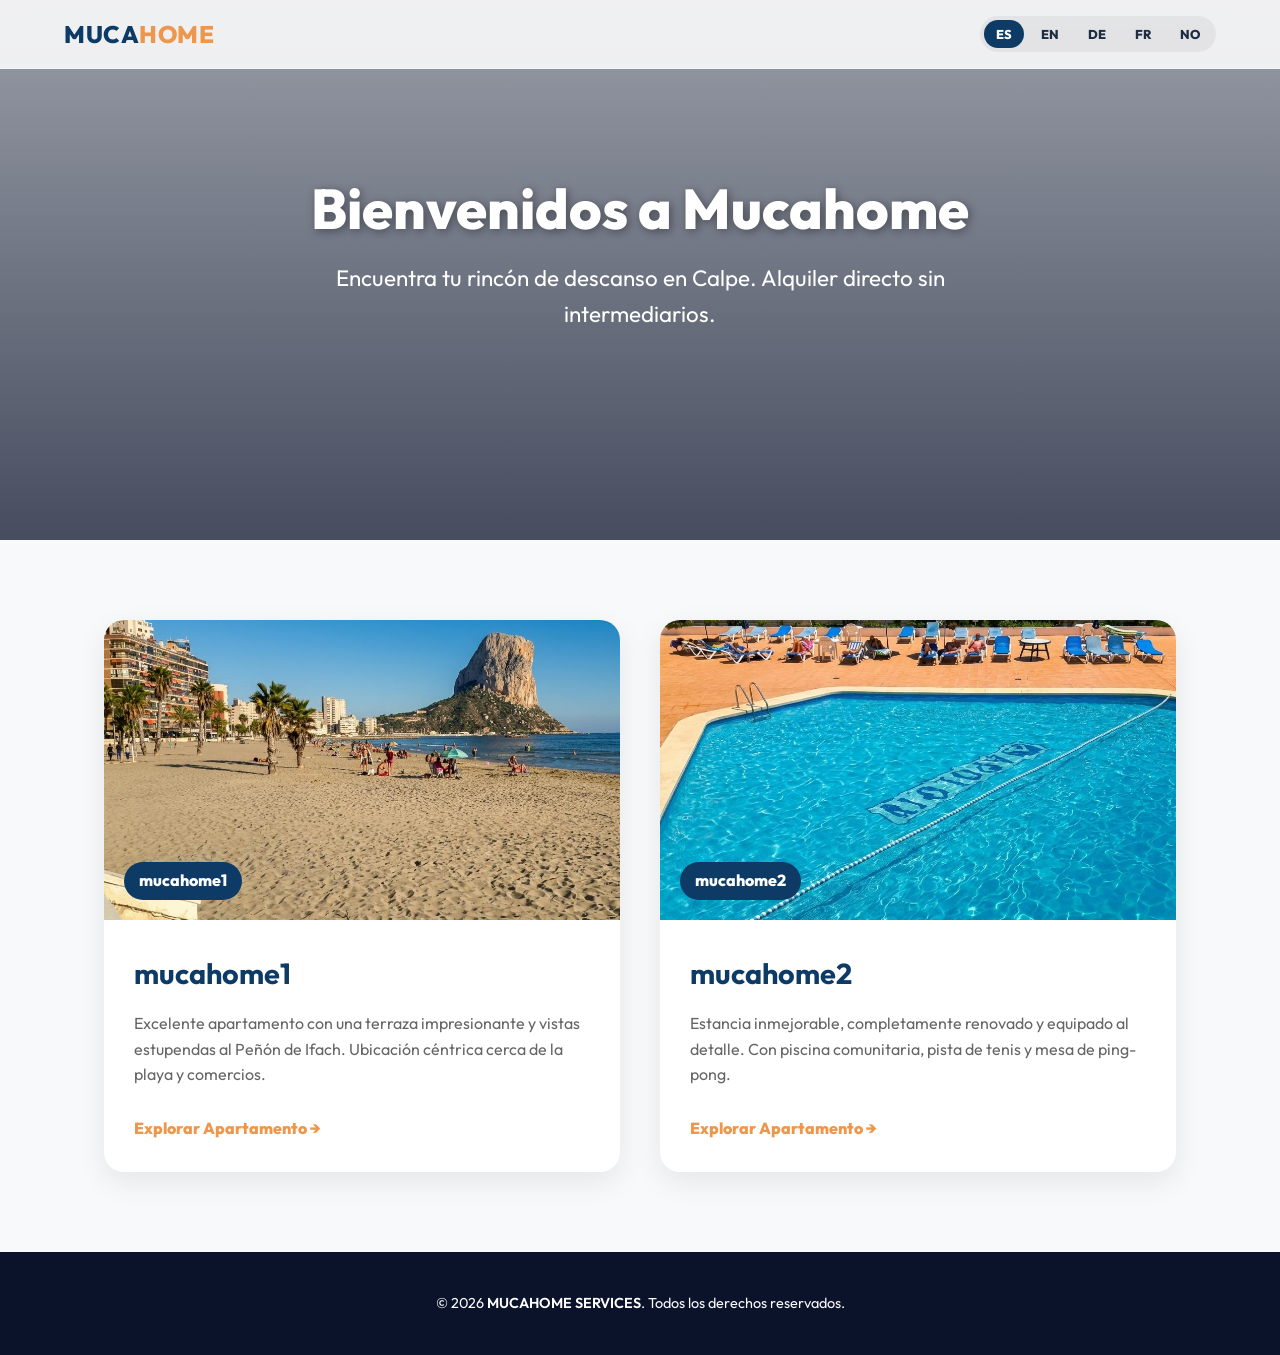
<file: index.html>
<!DOCTYPE html>
<html lang="es">
<head>
  <meta charset="UTF-8">
  <meta name="viewport" content="width=device-width, initial-scale=1.0">
  <title>Mucahome - Apartamentos Turísticos en Calpe</title>
  <meta name="description" content="Portal oficial de los apartamentos turísticos mucahome1 y mucahome2 en Calpe. Reserva directa con nosotros sin comisiones adicionales.">
  <link rel="icon" type="image/svg+xml" href="assets/favicon.svg">
  <link rel="icon" type="image/png" sizes="32x32" href="assets/favicon-32x32.png">
  <link rel="icon" type="image/png" sizes="16x16" href="assets/favicon-16x16.png">
  <link rel="apple-touch-icon" sizes="180x180" href="assets/apple-touch-icon.png">
  <link rel="shortcut icon" href="favicon.ico">
  <link rel="preconnect" href="https://fonts.googleapis.com">
  <link rel="preconnect" href="https://fonts.gstatic.com" crossorigin>
  <link href="https://fonts.googleapis.com/css2?family=Outfit:wght@300;400;600;800&display=swap" rel="stylesheet">
  <link rel="stylesheet" href="style.css?v=2.5">
</head>
<body>

  <!-- Header -->
  <header class="main-header">
    <div class="logo">
      <a href="index.html">MUCA<span>HOME</span></a>
    </div>
    <div class="language-selector">
      <button class="lang-btn active" onclick="changeLanguage('es')">ES</button>
      <button class="lang-btn" onclick="changeLanguage('en')">EN</button>
      <button class="lang-btn" onclick="changeLanguage('de')">DE</button>
      <button class="lang-btn" onclick="changeLanguage('fr')">FR</button>
      <button class="lang-btn" onclick="changeLanguage('no')">NO</button>
    </div>
  </header>

  <!-- Hero Portal -->
  <section class="hero portal-hero">
    <div class="hero-bg" style="background-image: linear-gradient(rgba(11, 19, 43, 0.4), rgba(11, 19, 43, 0.75)), url('https://images.unsplash.com/photo-1507525428034-b723cf961d3e?auto=format&fit=crop&w=1920&q=80');"></div>
    <div class="hero-content">
      <h1 data-i18n="portal.title">Bienvenidos a Mucahome</h1>
      <p data-i18n="portal.subtitle">Encuentra tu rincón perfecto junto al mar de Calpe. Reserva directa y personalizada.</p>
    </div>
  </section>

  <!-- Selección de Apartamentos -->
  <section class="portal-grid-section">
    <div class="portal-grid">
      <!-- Tarjeta mucahome1 -->
      <a href="mucahome1.html" class="portal-card">
        <div class="portal-card-img" style="background-image: url('assets/mucahome1_cover.png');">
          <div class="portal-card-badge">mucahome1</div>
        </div>
        <div class="portal-card-info">
          <h3>mucahome1</h3>
          <p data-i18n="ap1.shortDesc">Excelente apartamento con una terraza impresionante y vistas estupendas al Peñón de Ifach. Ubicación céntrica cerca de la playa y comercios.</p>
          <span class="portal-card-btn" data-i18n="portal.view">Explorar Apartamento &rarr;</span>
        </div>
      </a>

      <!-- Tarjeta mucahome2 -->
      <a href="mucahome2.html" class="portal-card">
        <div class="portal-card-img" style="background-image: url('assets/mucahome2_cover.png');">
          <div class="portal-card-badge">mucahome2</div>
        </div>
        <div class="portal-card-info">
          <h3>mucahome2</h3>
          <p data-i18n="ap2.shortDesc">Estancia inmejorable, completamente renovado y equipado al detalle. Con piscina comunitaria, pista de tenis y mesa de ping-pong.</p>
          <span class="portal-card-btn" data-i18n="portal.view">Explorar Apartamento &rarr;</span>
        </div>
      </a>
    </div>
  </section>

  <footer class="main-footer">
    <p>&copy; 2026 <a href="https://mucahome-management.vercel.app/es/services/web" target="_blank">Mucahome Services</a>. <span data-i18n="footer.rights">Todos los derechos reservados.</span></p>
  </footer>

  <script>
    // Lógica rápida de idioma para la página de inicio
    const translations = {
      es: {
        "portal.title": "Bienvenidos a Mucahome",
        "portal.subtitle": "Encuentra tu rincón de descanso en Calpe. Alquiler directo sin intermediarios.",
        "ap1.shortDesc": "Excelente apartamento con una terraza impresionante y vistas estupendas al Peñón de Ifach. Ubicación céntrica cerca de la playa y comercios.",
        "ap2.shortDesc": "Estancia inmejorable, completamente renovado y equipado al detalle. Con piscina comunitaria, pista de tenis y mesa de ping-pong.",
        "portal.view": "Explorar Apartamento →",
        "footer.rights": "Todos los derechos reservados."
      },
      en: {
        "portal.title": "Welcome to Mucahome",
        "portal.subtitle": "Find your perfect holiday spot in Calpe. Direct booking without middleman fees.",
        "ap1.shortDesc": "Excellent apartment with a stunning terrace and great views of the Peñón de Ifach. Central location close to beach and shops.",
        "ap2.shortDesc": "Unbeatable stay, fully renovated and equipped in detail. Includes shared swimming pool, tennis court and ping-pong table.",
        "portal.view": "Explore Apartment →",
        "footer.rights": "All rights reserved."
      },
      de: {
        "portal.title": "Willkommen bei Mucahome",
        "portal.subtitle": "Finden Sie Ihren perfekten Urlaubsort in Calpe. Direktbuchung ohne Zwischengebühren.",
        "ap1.shortDesc": "Hervorragende Wohnung mit einer beeindruckenden Terrasse und herrlichem Blick auf den Peñón de Ifach. Zentrale Lage in Strandnähe.",
        "ap2.shortDesc": "Unschlagbarer Aufenthalt, komplett renoviert. Mit Gemeinschaftspool, Tennisplatz und Tischtennisplatte.",
        "portal.view": "Apartment ansehen →",
        "footer.rights": "Alle Rechte vorbehalten."
      },
      fr: {
        "portal.title": "Bienvenue chez Mucahome",
        "portal.subtitle": "Trouvez le lieu idéal pour vos vacances à Calpe. Réservation directe sans frais d'intermédiaire.",
        "ap1.shortDesc": "Excellent appartement avec une magnifique terrasse et une vue superbe sur le Peñón de Ifach. Emplacement central à proximité de la plage.",
        "ap2.shortDesc": "Séjour imbattable, entièrement rénové. Dispose d'une piscine commune, d'un court de tennis et d'une table de ping-pong.",
        "portal.view": "Découvrir l'appartement →",
        "footer.rights": "Tous droits réservés."
      },
      no: {
        "portal.title": "Velkommen til Mucahome",
        "portal.subtitle": "Finn ditt perfekte feriested i Calpe. Direkte bestilling uten mellomledd.",
        "ap1.shortDesc": "Flott leilighet med en fantastisk terrasse og spektakulær utsikt over Peñón de Ifach. Sentral beliggenhet nær strand og butikker.",
        "ap2.shortDesc": "Uslåelig opphold, totalrenovert og fullt utstyrt. Med felles svømmebasseng, tennisbane og bordtennisbord.",
        "portal.view": "Utforsk Leilighet →",
        "footer.rights": "Alle rettigheter forbeholdt."
      }
    };

    function changeLanguage(lang) {
      localStorage.setItem('mucahome_lang', lang);
      document.querySelectorAll('.lang-btn').forEach(btn => {
        btn.classList.remove('active');
        if (btn.innerText.toLowerCase() === lang) btn.classList.add('active');
      });
      document.querySelectorAll('[data-i18n]').forEach(element => {
        const key = element.getAttribute('data-i18n');
        if (translations[lang] && translations[lang][key]) {
          element.innerHTML = translations[lang][key];
        }
      });
    }

    window.addEventListener('DOMContentLoaded', () => {
      const savedLang = localStorage.getItem('mucahome_lang') || 'es';
      changeLanguage(savedLang);
    });
  </script>
</body>
</html>
</file>
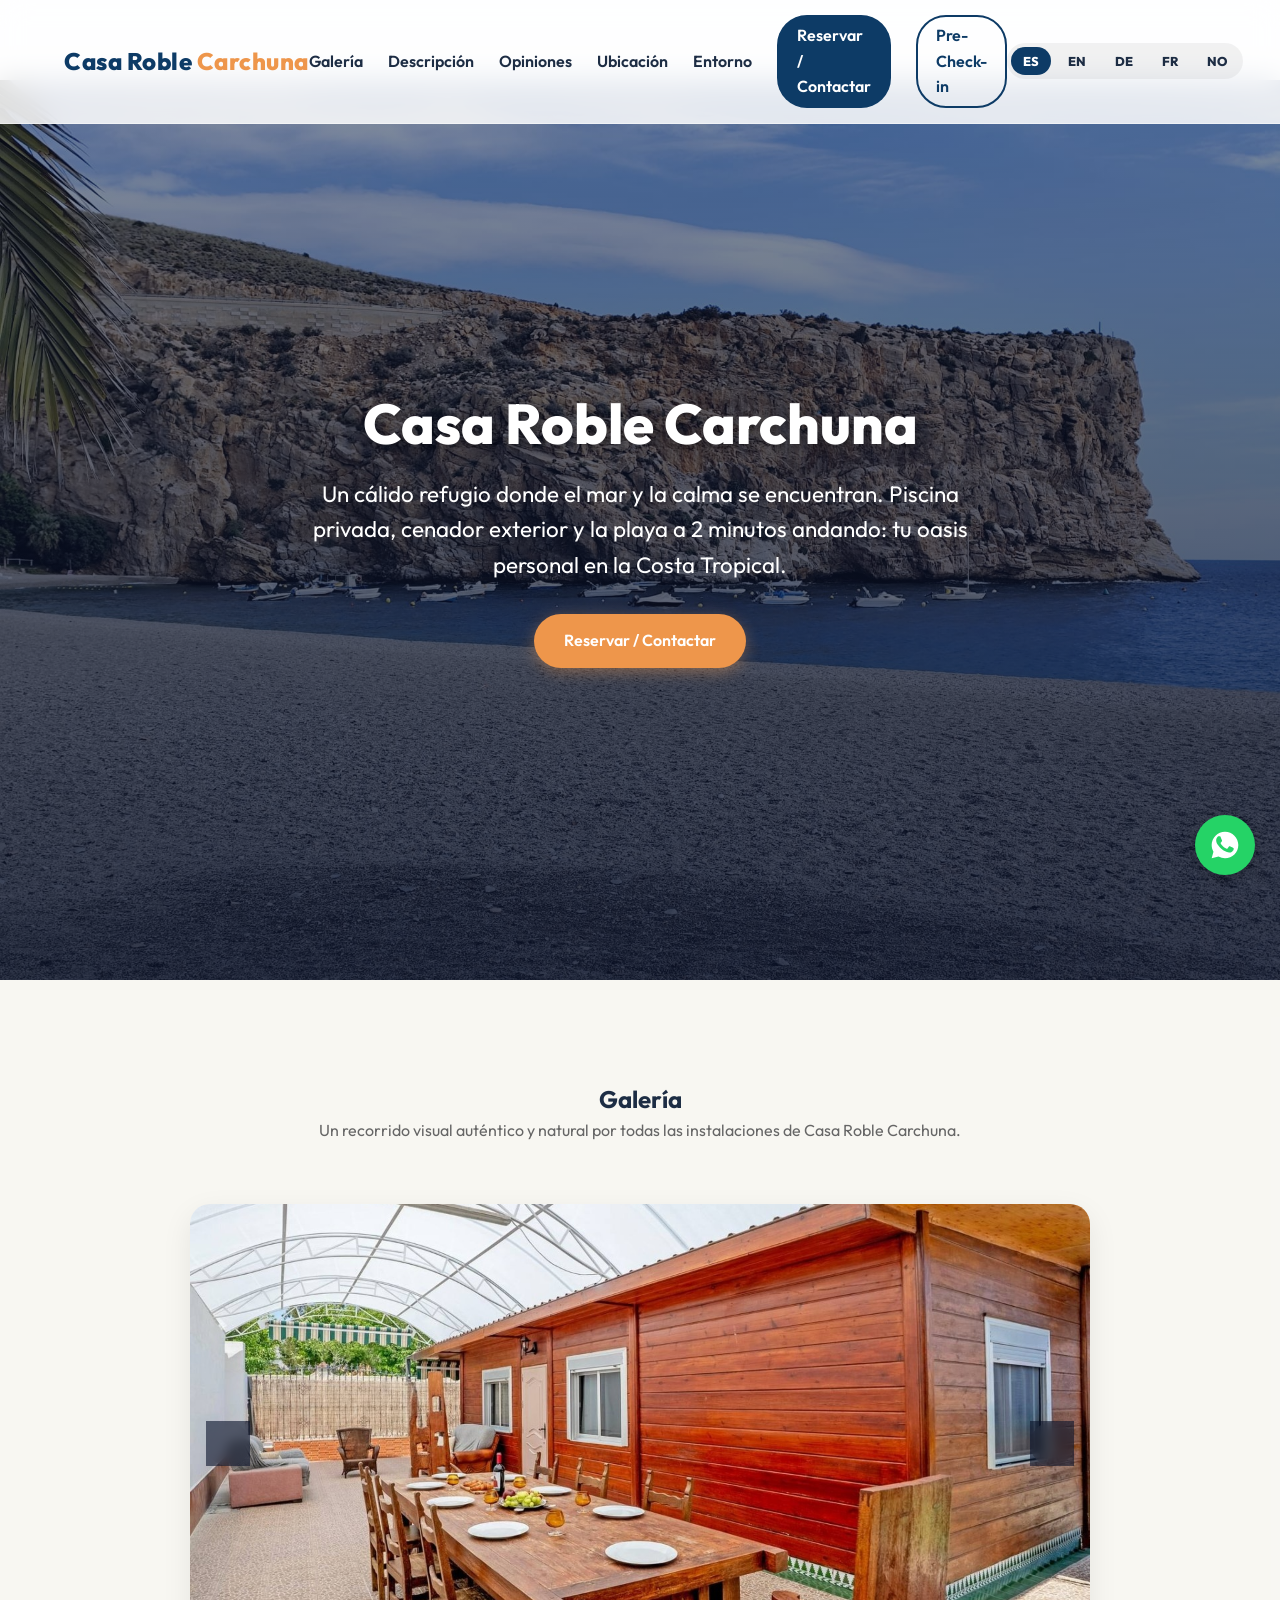
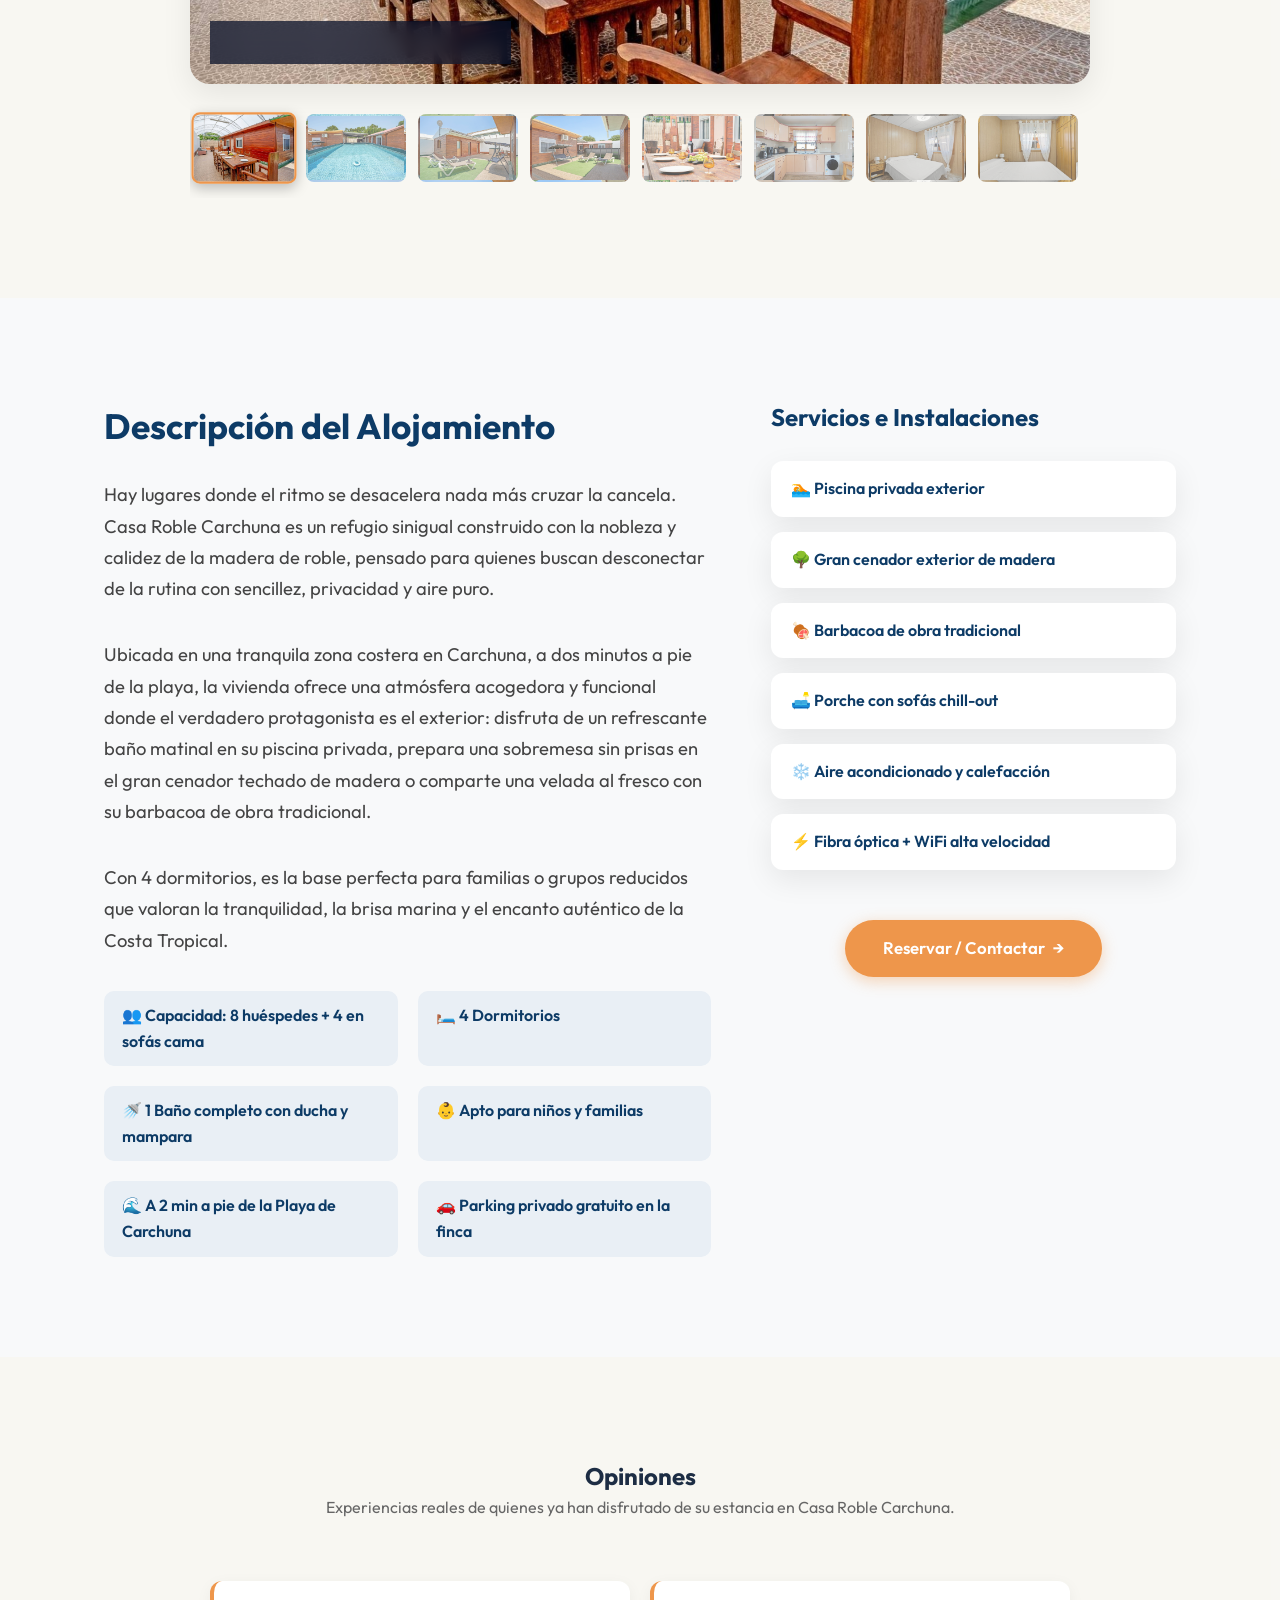
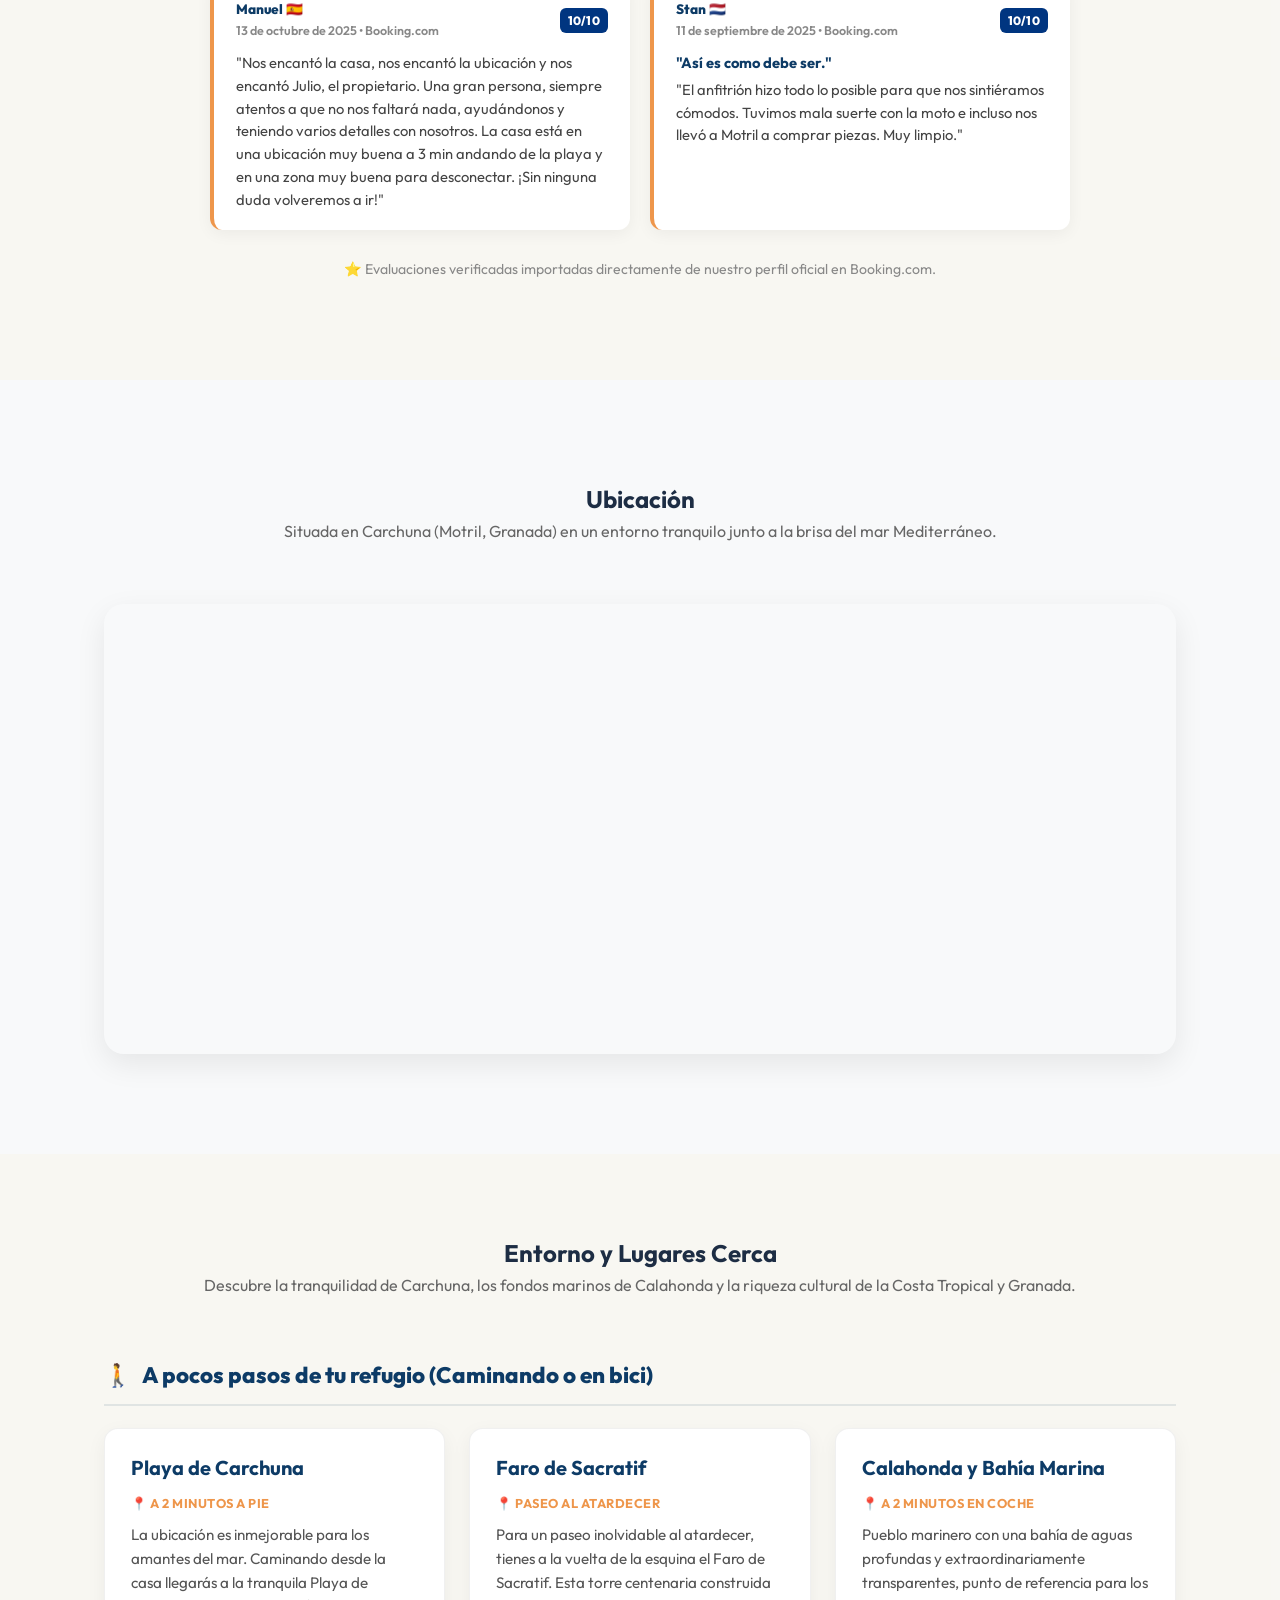
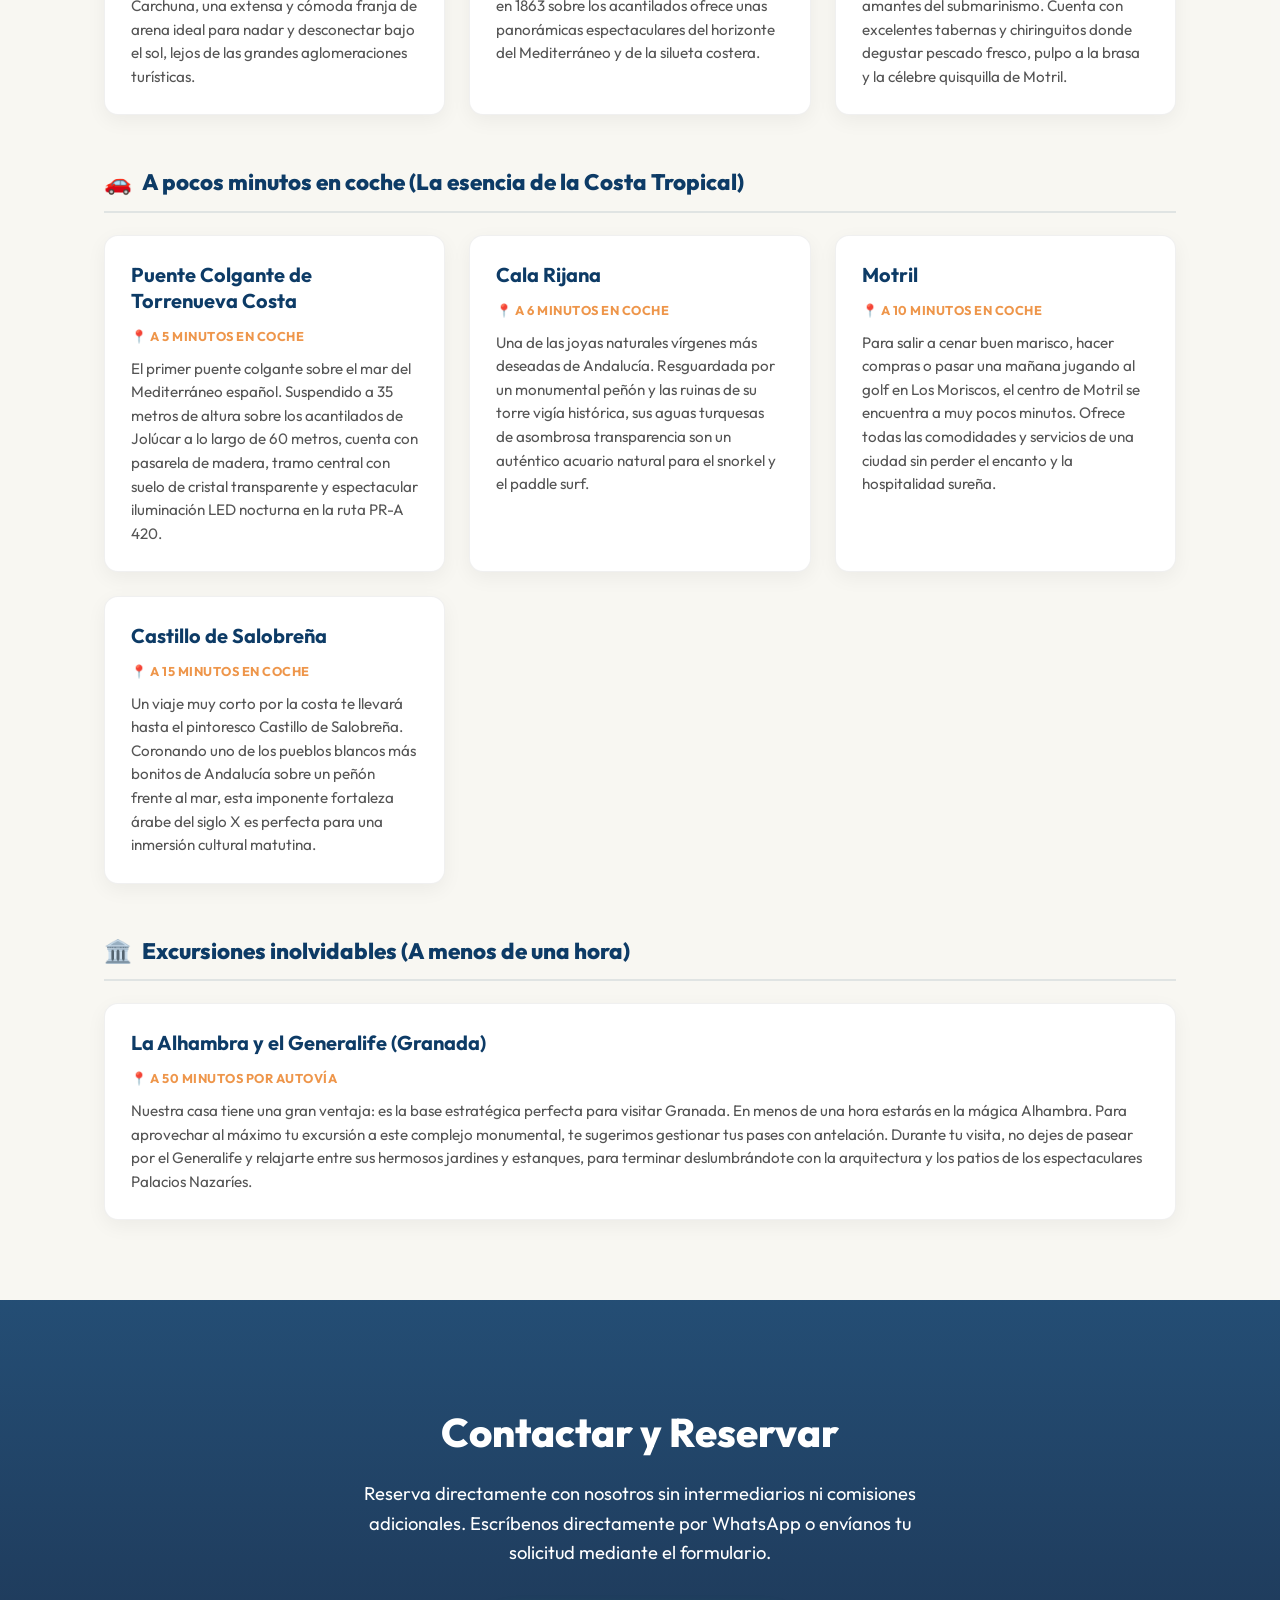
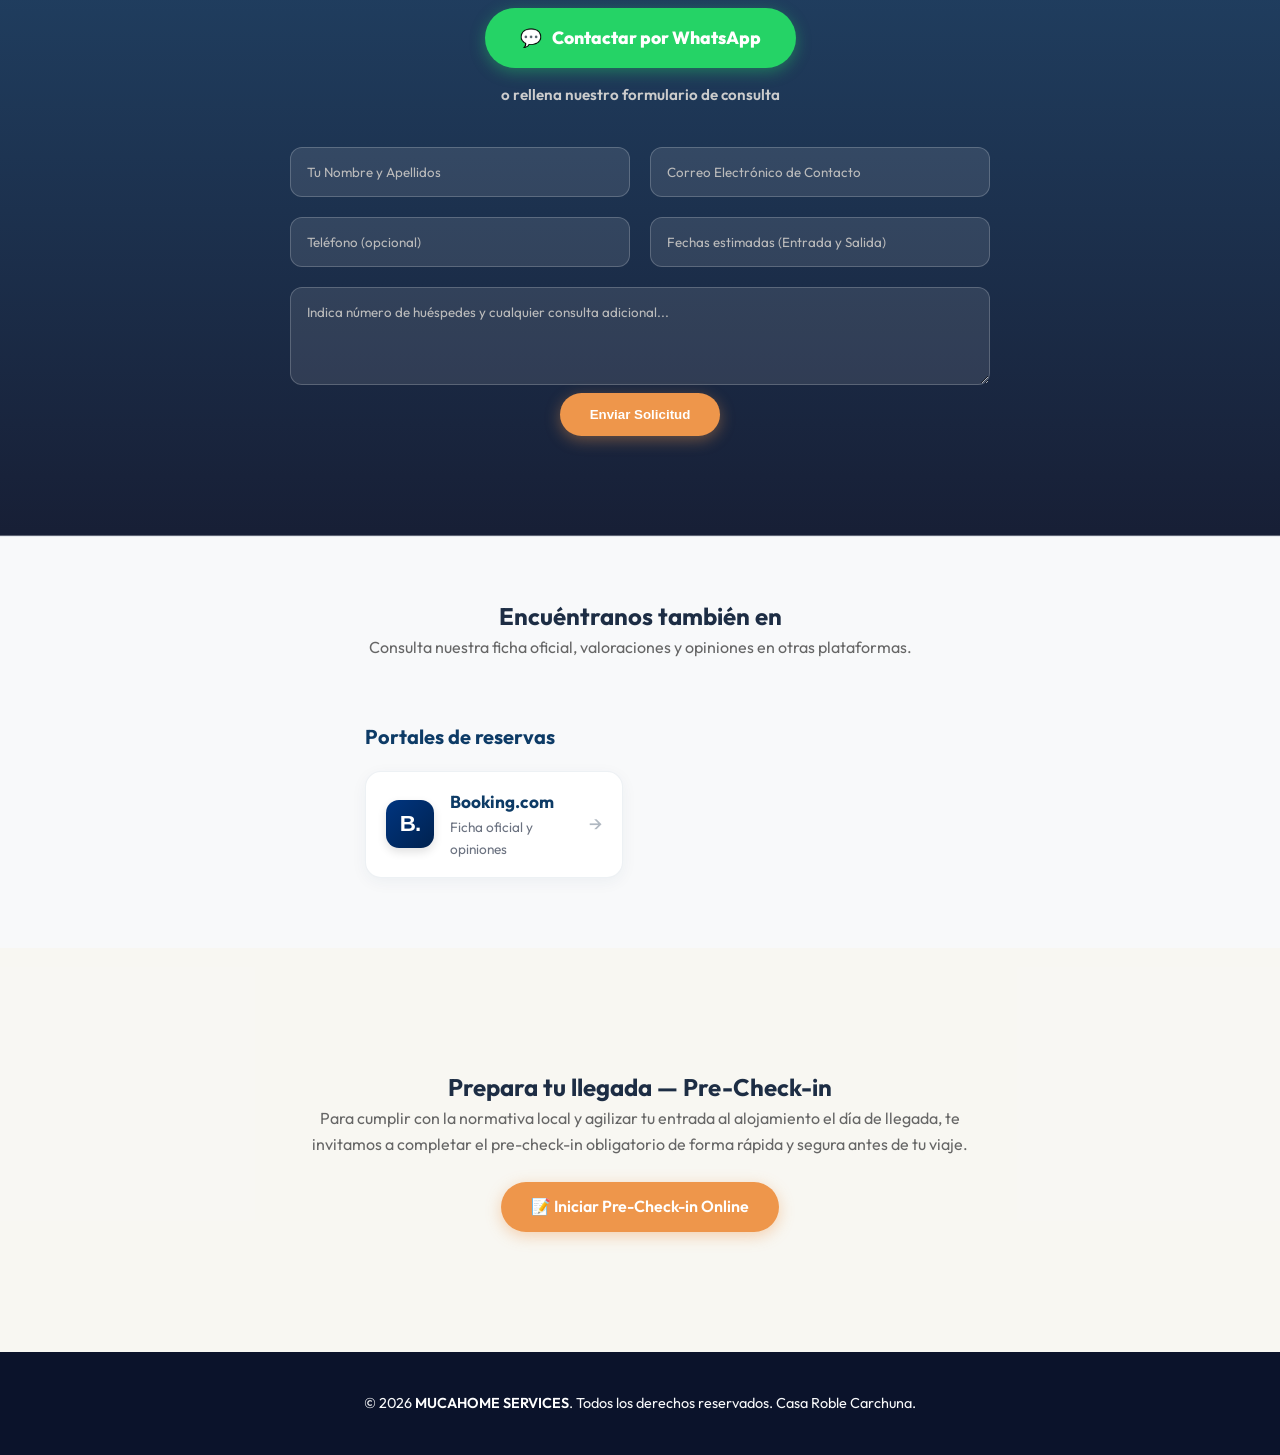
<file: casaroble.html>
<!DOCTYPE html>
<html lang="es">
<head>
  <meta charset="UTF-8">
  <meta name="viewport" content="width=device-width, initial-scale=1.0">
  <title>Casa Roble Carchuna - Refugio de Madera con Piscina en la Costa Tropical</title>
  <meta name="description" content="Casa Roble Carchuna: refugio sinigual de madera con piscina privada, gran cenador exterior, barbacoa y 4 dormitorios junto a la playa en Carchuna (Granada).">
  <link rel="icon" type="image/svg+xml" href="assets/favicon.svg">
  <link rel="icon" type="image/png" sizes="32x32" href="assets/favicon-32x32.png">
  <link rel="icon" type="image/png" sizes="16x16" href="assets/favicon-16x16.png">
  <link rel="apple-touch-icon" sizes="180x180" href="assets/apple-touch-icon.png">
  <link rel="shortcut icon" href="favicon.ico">
  <link rel="preconnect" href="https://fonts.googleapis.com">
  <link rel="preconnect" href="https://fonts.gstatic.com" crossorigin>
  <link href="https://fonts.googleapis.com/css2?family=Outfit:wght@300;400;600;700;800&display=swap" rel="stylesheet">
  <link rel="stylesheet" href="style.css?v=3.6">
</head>
<body class="ap-page roble-page">

  <!-- Header -->
  <header class="main-header">
    <div class="logo">
      <a href="casaroble.html">Casa Roble <span>Carchuna</span></a>
    </div>
    
    <nav class="nav-menu">
      <a href="#galeria" data-i18n="nav.gallery">Galería</a>
      <a href="#descripcion" data-i18n="nav.desc">Descripción</a>
      <a href="#opiniones" data-i18n="nav.reviews">Opiniones</a>
      <a href="#ubicacion" data-i18n="nav.map">Ubicación</a>
      <a href="#entorno" data-i18n="nav.surroundings">Entorno</a>
      <a href="#reservar" class="btn-nav" data-i18n="nav.book">Reservar / Contactar</a>
      <a href="#precheckin" class="btn-nav btn-precheckin" data-i18n="nav.precheckin">Pre-Check-in</a>
    </nav>

    <div class="language-selector">
      <button class="lang-btn active" onclick="changeLanguage('es')">ES</button>
      <button class="lang-btn" onclick="changeLanguage('en')">EN</button>
      <button class="lang-btn" onclick="changeLanguage('de')">DE</button>
      <button class="lang-btn" onclick="changeLanguage('fr')">FR</button>
      <button class="lang-btn" onclick="changeLanguage('no')">NO</button>
    </div>
  </header>

  <!-- Hero Apartment -->
  <section class="hero ap-hero roble-hero">
    <div class="hero-bg" style="background-image: linear-gradient(rgba(11, 19, 43, 0.45), rgba(11, 19, 43, 0.8)), url('assets/roble/24_playa_costa_tropical.jpg'); background-position: center 38%;"></div>
    <div class="hero-content">
      <h1>Casa Roble Carchuna</h1>
      <p data-i18n="roble.heroTag">Un cálido refugio donde el mar y la calma se encuentran. Piscina privada, cenador exterior y la playa a 2 minutos andando: tu oasis personal en la Costa Tropical.</p>
      
      <a href="#reservar" class="btn-primary" data-i18n="roble.heroCta">Reservar / Contactar</a>
    </div>
  </section>

  <!-- Sección: Galería / Álbum de Fotos -->
  <section id="galeria" class="ap-section alt-bg">
    <div class="container">
      <h2 class="text-center" data-i18n="nav.gallery">Álbum de Fotografías</h2>
      <p class="text-center subtitle-p" data-i18n="gallery.robleSubtitle">Un recorrido visual auténtico y natural por todas las instalaciones de Casa Roble Carchuna.</p>
      
      <!-- Slider / Galería Dinámica -->
      <div class="gallery-slider">
        <div class="slider-main" id="sliderMain" style="background-image: url('assets/roble/05_cenador_comedor_exterior.jpg');">
          <div class="slider-caption" id="sliderCaption">01. Gran Comedor Exterior de Madera</div>
          <button class="slider-arrow prev-arrow" onclick="prevSlide()" aria-label="Foto anterior">&#10094;</button>
          <button class="slider-arrow next-arrow" onclick="nextSlide()" aria-label="Foto siguiente">&#10095;</button>
        </div>
        <div class="slider-thumbs" id="sliderThumbs">
          <!-- Las miniaturas se cargan dinámicamente con JS -->
        </div>
      </div>
    </div>
  </section>

  <!-- Sección: Descripción -->
  <section id="descripcion" class="ap-section">
    <div class="container">
      <div class="section-layout">
        <div class="left-col">
          <h2 data-i18n="roble.descTitle">Descripción del Alojamiento</h2>
          
          <p class="ap-full-desc" data-i18n="roble.descP1">
            Hay lugares donde el ritmo se desacelera nada más cruzar la cancela. <strong>Casa Roble Carchuna</strong> es un refugio sinigual construido con la nobleza y calidez de la madera de roble, pensado para quienes buscan desconectar de la rutina con sencillez, privacidad y aire puro.
          </p>
          
          <p class="ap-full-desc" data-i18n="roble.descP2">
            Ubicada en una tranquila zona costera en Carchuna, a dos minutos a pie de la playa, la vivienda ofrece una atmósfera acogedora y funcional donde el verdadero protagonista es el exterior: disfruta de un refrescante baño matinal en su <strong>piscina privada</strong>, prepara una sobremesa sin prisas en el <strong>gran cenador techado de madera</strong> o comparte una velada al fresco con su barbacoa de obra tradicional.
          </p>

          <p class="ap-full-desc" data-i18n="roble.descP3">
            Con <strong>4 dormitorios</strong>, es la base perfecta para familias o grupos reducidos que valoran la tranquilidad, la brisa marina y el encanto auténtico de la Costa Tropical.
          </p>
          
          <div class="ap-specs">
            <div class="spec-item">👥 <span data-i18n="roble.specCapacity">Capacidad: 8 huéspedes + 4 en sofás cama</span></div>
            <div class="spec-item">🛏️ <span data-i18n="roble.specRooms">4 Dormitorios</span></div>
            <div class="spec-item">🚿 <span data-i18n="roble.specBaths">1 Baño completo con ducha y mampara</span></div>
            <div class="spec-item">👶 <span data-i18n="roble.specKids">Apto para niños y familias</span></div>
            <div class="spec-item">🌊 <span data-i18n="roble.specDistance">A 2 min a pie de la Playa de Carchuna</span></div>
            <div class="spec-item">🚗 <span data-i18n="roble.specParking">Parking privado gratuito en la finca</span></div>
          </div>
        </div>

        <div class="right-col">
          <h3 data-i18n="roble.amenitiesTitle">Servicios e Instalaciones</h3>
          <ul class="amenities-grid-list">
            <li data-i18n="amenity.roblePool">🏊 Piscina privada exterior</li>
            <li data-i18n="amenity.robleCenador">🌳 Gran cenador exterior de madera</li>
            <li data-i18n="amenity.robleBbq">🍖 Barbacoa de obra tradicional</li>
            <li data-i18n="amenity.roblePorche">🛋️ Porche con sofás chill-out</li>
            <li data-i18n="amenity.robleAc">❄️ Aire acondicionado y calefacción</li>
            <li data-i18n="amenity.robleWifi">⚡ Fibra óptica + WiFi alta velocidad</li>
          </ul>

          <div class="desc-cta-box" style="margin-top: 50px; text-align: center; display: flex; justify-content: center;">
            <a href="#reservar" class="btn-primary desc-cta-btn" style="display: inline-flex; align-items: center; justify-content: center; gap: 8px; padding: 15px 38px; font-size: 1.05rem; border-radius: 30px; text-decoration: none;">
              <span data-i18n="nav.book">Reservar / Contactar</span> &rarr;
            </a>
          </div>
        </div>
      </div>
    </div>
  </section>

  <!-- Sección: Opiniones / Reseñas -->
  <section id="opiniones" class="ap-section alt-bg">
    <div class="container">
      <h2 class="text-center" data-i18n="nav.reviews">Opiniones de nuestros Huéspedes</h2>
      <p class="text-center subtitle-p" data-i18n="reviews.subtitle">
        Experiencias reales de quienes ya han disfrutado de su estancia en Casa Roble Carchuna.
      </p>
      
      <div class="reviews-grid-list" id="reviewsGrid" style="max-width: 860px; margin: 0 auto 28px auto;">
        <!-- Opinión 1: Manuel -->
        <div class="review-card">
          <div class="review-header">
            <div>
              <span class="review-author">Manuel 🇪🇸</span>
              <span class="review-date" data-i18n="review.manuelDate">13 de octubre de 2025 &bull; Booking.com</span>
            </div>
            <span class="review-badge-score">10/10</span>
          </div>
          <div class="review-body" data-i18n="review.manuelText">
            "Nos encantó la casa, nos encantó la ubicación y nos encantó Julio, el propietario. Una gran persona, siempre atentos a que no nos faltará nada, ayudándonos y teniendo varios detalles con nosotros. La casa está en una ubicación muy buena a 3 min andando de la playa y en una zona muy buena para desconectar. ¡Sin ninguna duda volveremos a ir!"
          </div>
        </div>

        <!-- Opinión 2: Stan -->
        <div class="review-card">
          <div class="review-header">
            <div>
              <span class="review-author">Stan 🇳🇱</span>
              <span class="review-date" data-i18n="review.stanDate">11 de septiembre de 2025 &bull; Booking.com</span>
            </div>
            <span class="review-badge-score">10/10</span>
          </div>
          <div class="review-body" data-i18n="review.stanText">
            <strong>"Así es como debe ser."</strong>
            "El anfitrión hizo todo lo posible para que nos sintiéramos cómodos. Tuvimos mala suerte con la moto e incluso nos llevó a Motril a comprar piezas. Muy limpio."
          </div>
        </div>
      </div>

      <p class="transparency-note text-center">⭐ <span data-i18n="reviews.transparency">Evaluaciones verificadas importadas directamente del portal oficial de Booking.com.</span></p>
    </div>
  </section>

  <!-- Sección: Ubicación y Mapa Embebido (Primero el mapa) -->
  <section id="ubicacion" class="ap-section">
    <div class="container">
      <h2 class="text-center" data-i18n="nav.map">Ubicación Exacta</h2>
      <p class="text-center subtitle-p" data-i18n="map.robleSubtitle">
        Situada en Carchuna (Motril, Granada) en un entorno tranquilo junto a la brisa del mar Mediterráneo.
      </p>
      
      <div class="map-iframe-container">
        <iframe src="https://maps.google.com/maps?q=36.6986327,-3.4405467&hl=es&z=15&output=embed" allowfullscreen="" loading="lazy"></iframe>
      </div>
    </div>
  </section>

  <!-- Sección: Entorno y Lugares de Interés (Luego el entorno) -->
  <section id="entorno" class="ap-section alt-bg surroundings-section">
    <div class="container">
      <h2 class="text-center" data-i18n="surroundings.mainTitle">Entorno y Lugares Cerca</h2>
      <p class="text-center subtitle-p" data-i18n="surroundings.mainSubtitle">
        Descubre la tranquilidad de Carchuna, los fondos marinos de Calahonda y la riqueza cultural de la Costa Tropical y Granada.
      </p>

      <!-- Grupo 1: A pocos pasos de tu refugio -->
      <div class="surroundings-group">
        <h3 class="surroundings-group-title">
          🚶 <span data-i18n="surroundings.group1Title">A pocos pasos de tu refugio (Caminando o en bici)</span>
        </h3>
        <div class="surroundings-grid">
          
          <!-- Playa de Carchuna -->
          <div class="place-card">
            <div class="place-card-top">
              <h4>Playa de Carchuna</h4>
            </div>
            <span class="place-dist" data-i18n="dist.carchunaBeach">📍 A 2 minutos a pie</span>
            <p class="place-desc" data-i18n="desc.carchunaBeach">
              La ubicación es inmejorable para los amantes del mar. Caminando desde la casa llegarás a la tranquila Playa de Carchuna, una extensa y cómoda franja de arena ideal para nadar y desconectar bajo el sol, lejos de las grandes aglomeraciones turísticas.
            </p>
          </div>

          <!-- Faro de Sacratif -->
          <div class="place-card">
            <div class="place-card-top">
              <h4>Faro de Sacratif</h4>
            </div>
            <span class="place-dist" data-i18n="dist.sacratif">📍 Paseo al atardecer</span>
            <p class="place-desc" data-i18n="desc.sacratif">
              Para un paseo inolvidable al atardecer, tienes a la vuelta de la esquina el Faro de Sacratif. Esta torre centenaria construida en 1863 sobre los acantilados ofrece unas panorámicas espectaculares del horizonte del Mediterráneo y de la silueta costera.
            </p>
          </div>

          <!-- Calahonda y Bahía Marina -->
          <div class="place-card">
            <div class="place-card-top">
              <h4 data-i18n="place.calahonda">Calahonda y Bahía Marina</h4>
            </div>
            <span class="place-dist" data-i18n="dist.calahonda">📍 A 2 minutos en coche</span>
            <p class="place-desc" data-i18n="desc.calahonda">
              Pueblo marinero con una bahía de aguas profundas y extraordinariamente transparentes, punto de referencia para los amantes del submarinismo. Cuenta con excelentes tabernas y chiringuitos donde degustar pescado fresco, pulpo a la brasa y la célebre quisquilla de Motril.
            </p>
          </div>

        </div>
      </div>

      <!-- Grupo 2: A pocos minutos en coche -->
      <div class="surroundings-group">
        <h3 class="surroundings-group-title">
          🚗 <span data-i18n="surroundings.group2Title">A pocos minutos en coche (La esencia de la Costa Tropical)</span>
        </h3>
        <div class="surroundings-grid">
          
          <!-- Puente Colgante de Torrenueva Costa -->
          <div class="place-card">
            <div class="place-card-top">
              <h4 data-i18n="place.puenteTorrenueva">Puente Colgante de Torrenueva Costa</h4>
            </div>
            <span class="place-dist" data-i18n="dist.puenteTorrenueva">📍 A 5 minutos en coche</span>
            <p class="place-desc" data-i18n="desc.puenteTorrenueva">
              El primer puente colgante sobre el mar del Mediterráneo español. Suspendido a 35 metros de altura sobre los acantilados de Jolúcar a lo largo de 60 metros, cuenta con pasarela de madera, tramo central con suelo de cristal transparente y espectacular iluminación LED nocturna en la ruta PR-A 420.
            </p>
          </div>

          <!-- Cala Rijana -->
          <div class="place-card">
            <div class="place-card-top">
              <h4 data-i18n="place.calaRijana">Cala Rijana</h4>
            </div>
            <span class="place-dist" data-i18n="dist.calaRijana">📍 A 6 minutos en coche</span>
            <p class="place-desc" data-i18n="desc.calaRijana">
              Una de las joyas naturales vírgenes más deseadas de Andalucía. Resguardada por un monumental peñón y las ruinas de su torre vigía histórica, sus aguas turquesas de asombrosa transparencia son un auténtico acuario natural para el snorkel y el paddle surf.
            </p>
          </div>

          <!-- Motril -->
          <div class="place-card">
            <div class="place-card-top">
              <h4 data-i18n="place.motril">Motril</h4>
            </div>
            <span class="place-dist" data-i18n="dist.motril">📍 A 10 minutos en coche</span>
            <p class="place-desc" data-i18n="desc.motril">
              Para salir a cenar buen marisco, hacer compras o pasar una mañana jugando al golf en Los Moriscos, el centro de Motril se encuentra a muy pocos minutos. Ofrece todas las comodidades y servicios de una ciudad sin perder el encanto y la hospitalidad sureña.
            </p>
          </div>

          <!-- Castillo de Salobreña -->
          <div class="place-card">
            <div class="place-card-top">
              <h4 data-i18n="place.salobrena">Castillo de Salobreña</h4>
            </div>
            <span class="place-dist" data-i18n="dist.salobrena">📍 A 15 minutos en coche</span>
            <p class="place-desc" data-i18n="desc.salobrena">
              Un viaje muy corto por la costa te llevará hasta el pintoresco Castillo de Salobreña. Coronando uno de los pueblos blancos más bonitos de Andalucía sobre un peñón frente al mar, esta imponente fortaleza árabe del siglo X es perfecta para una inmersión cultural matutina.
            </p>
          </div>

        </div>
      </div>

      <!-- Grupo 3: Excursiones inolvidables -->
      <div class="surroundings-group" style="margin-bottom: 0;">
        <h3 class="surroundings-group-title">
          🏛️ <span data-i18n="surroundings.group3Title">Excursiones inolvidables (A menos de una hora)</span>
        </h3>
        <div class="surroundings-grid">
          
          <!-- Alhambra de Granada -->
          <div class="place-card" style="grid-column: 1 / -1;">
            <div class="place-card-top">
              <h4>La Alhambra y el Generalife (Granada)</h4>
            </div>
            <span class="place-dist" data-i18n="dist.alhambra">📍 A 50 minutos por autovía</span>
            <p class="place-desc" data-i18n="desc.alhambra">
              Nuestra casa tiene una gran ventaja: es la base estratégica perfecta para visitar Granada. En menos de una hora estarás en la mágica Alhambra. Para aprovechar al máximo tu excursión a este complejo monumental, te sugerimos gestionar tus pases con antelación. Durante tu visita, no dejes de pasear por el Generalife y relajarte entre sus hermosos jardines y estanques, para terminar deslumbrándote con la arquitectura y los patios de los espectaculares Palacios Nazaríes.
            </p>
          </div>

        </div>
      </div>

    </div>
  </section>

  <!-- Sección: Reserva / Contacto / WhatsApp -->
  <section id="reservar" class="ap-section booking-section">
    <div class="hero-bg" style="background-image: linear-gradient(rgba(13, 59, 102, 0.9), rgba(11, 19, 43, 0.95));"></div>
    <div class="container booking-content">
      <h2 data-i18n="booking.title">Contactar y Reservar</h2>
      <p data-i18n="booking.robleDirectDesc">
        Reserva directamente con nosotros sin intermediarios ni comisiones adicionales. Escríbenos directamente por WhatsApp o envíanos tu solicitud mediante el formulario.
      </p>
      
      <div class="booking-options">
        <a href="https://wa.me/34637311655?text=Hola,%20estoy%20interesado%20en%20reservar%20Casa%20Roble%20Carchuna" target="_blank" class="btn-whatsapp">
          💬 <span data-i18n="btn.whatsapp">Contactar por WhatsApp</span>
        </a>
        <span class="booking-or" data-i18n="booking.or">o rellena nuestro formulario de consulta</span>
      </div>

      <form class="booking-form" id="robleBookingForm" onsubmit="handleRobleBooking(event)">
        <!-- Campo Honeypot Oculto (Anti-Bot) -->
        <input type="text" name="_honey" class="hp-field" tabindex="-1" autocomplete="off">

        <div class="form-row">
          <input type="text" id="bookingName" required placeholder="Tu Nombre y Apellidos">
          <input type="email" id="bookingEmail" required placeholder="Correo Electrónico de Contacto">
        </div>
        <div class="form-row">
          <input type="tel" id="bookingPhone" placeholder="Teléfono (opcional)">
          <input type="text" id="bookingDates" placeholder="Fechas estimadas (Entrada y Salida)">
        </div>
        <textarea id="bookingMessage" rows="4" required placeholder="Indica número de huéspedes y cualquier consulta adicional..."></textarea>
        <button type="submit" id="robleSubmitBtn" class="btn-primary" data-i18n="booking.send">Enviar Solicitud</button>
        <div id="robleFormStatus" class="form-status-msg" role="alert"></div>
      </form>

    </div>
  </section>

  <!-- Sección: Encuéntranos también en (Booking.com) -->
  <section id="canales" class="ap-section channels-section">
    <div class="container">
      <div class="section-title-wrapper channels-header text-center">
        <h2 data-i18n="channels.title">Encuéntranos también en</h2>
        <p class="subtitle-p" data-i18n="channels.subtitle">Consulta nuestra ficha oficial, valoraciones y opiniones en otras plataformas.</p>
      </div>

      <div class="channels-grid" style="max-width: 550px; margin: 0 auto;">
        <div class="channel-group" style="width: 100%;">
          <h3 data-i18n="channels.portalsTitle">Portales de reservas</h3>
          <div class="channel-buttons">
            <a href="https://www.booking.com/hotel/es/oak-amp-sea-retreat-carchuna.es.html" target="_blank" rel="noopener noreferrer" class="channel-card-link" id="channelBooking">
              <div class="channel-icon booking">
                <span class="booking-mark">B.</span>
              </div>
              <div class="channel-info">
                <span class="channel-name">Booking.com</span>
                <span class="channel-sub" data-i18n="channels.portalSubBooking">Ficha oficial y opiniones</span>
              </div>
              <span class="channel-arrow">→</span>
            </a>
          </div>
        </div>
      </div>
    </div>
  </section>

  <!-- Sección: Pre-Check-in -->
  <section id="precheckin" class="ap-section alt-bg">
    <div class="container text-center" style="max-width: 700px; margin: 0 auto; padding: 20px;">
      <h2 data-i18n="precheckin.title">Prepara tu llegada — Pre-Check-in</h2>
      <p class="subtitle-p" style="margin-bottom: 25px; line-height: 1.6;" data-i18n="precheckin.desc">Para cumplir con la normativa local y agilizar tu entrada al alojamiento el día de llegada, te invitamos a completar el pre-check-in obligatorio de forma rápida y segura antes de tu viaje.</p>
      <a href="https://mucahome-registro.vercel.app/" target="_blank" class="btn-primary" style="display: inline-block; text-decoration: none; padding: 12px 30px;" data-i18n="precheckin.btn">📝 Iniciar Pre-Check-in Online</a>
    </div>
  </section>

  <!-- Botón Flotante de WhatsApp -->
  <a href="https://wa.me/34637311655?text=Hola,%20estoy%20interesado%20en%20reservar%20Casa%20Roble%20Carchuna" target="_blank" class="whatsapp-float" aria-label="Contactar por WhatsApp">
    <svg viewBox="0 0 24 24" width="32" height="32" fill="currentColor" style="display: block;"><path d="M12.001 2C6.478 2 2 6.478 2 12c0 1.764.462 3.486 1.34 5.006L2 22l5.148-1.314A9.957 9.957 0 0012 22c5.522 0 10-4.478 10-10s-4.478-10-10-10zm5.82 14.286c-.244.686-1.42 1.314-1.956 1.396-.514.078-1.154.11-3.696-.944-3.242-1.344-5.328-4.664-5.49-4.88-.162-.216-1.306-1.74-1.306-3.322 0-1.582.828-2.36 1.12-2.68.294-.32.642-.4.856-.4.214 0 .428.002.616.012.2.01.468-.076.732.558.274.66.936 2.28 1.018 2.448.082.168.136.366.026.586-.11.22-.164.356-.328.548-.164.192-.344.428-.492.574-.164.164-.334.342-.144.668.19.326.844 1.392 1.81 2.254 1.246 1.11 2.298 1.452 2.624 1.616.326.164.516.136.708-.084.192-.22.82-1.074 1.038-1.442.218-.368.436-.308.73-.2.294.108 1.864.878 2.184 1.038.32.16.534.24.614.374.08.134.08.776-.164 1.462z"/></svg>
  </a>

  <!-- Footer -->
  <footer class="main-footer">
    <p>&copy; 2026 <a href="https://www.mucahome.com" target="_blank">Mucahome Services</a>. <span data-i18n="footer.rights">Todos los derechos reservados.</span> Casa Roble Carchuna.</p>
  </footer>

  <!-- Script Lógica y Traducciones -->
  <script>
    // Fotos Seleccionadas (excluyendo origen Todimer)
    const roblePhotos = [
      { src: "assets/roble/05_cenador_comedor_exterior.jpg", title: "01. Gran Comedor Exterior de Madera", cat: "Cenador" },
      { src: "assets/roble/02_piscina_perspectiva.jpg", title: "02. Piscina con Vistas a la Casa", cat: "Piscina" },
      { src: "assets/roble/03_patio_jardin_balancin.jpg", title: "03. Patio con Césped y Balancín", cat: "Exteriores" },
      { src: "assets/roble/04_patio_tumbonas.jpg", title: "04. Solárium y Zona de Tumbonas", cat: "Exteriores" },
      { src: "assets/roble/07_detalle_bienvenida.jpg", title: "06. Bienvenida y Hospitalidad", cat: "Detalles" },
      { src: "assets/roble/10_cocina_equipada.jpg", title: "09. Cocina Totalmente Equipada", cat: "Cocina" },
      { src: "assets/roble/12_dormitorio_principal.jpg", title: "11. Dormitorio Principal de Matrimonio", cat: "Dormitorios" },
      { src: "assets/roble/13_dormitorio_matrimonio_cama.jpg", title: "12. Cama de Matrimonio Confortable", cat: "Dormitorios" },
      { src: "assets/roble/17_bano_plato_ducha.jpg", title: "16. Plato de Ducha con Mampara", cat: "Baño" },
      { src: "assets/roble/18_barbacoa_de_obra.jpg", title: "17. Barbacoa de Obra Tradicional", cat: "Barbacoa" },
      { src: "assets/roble/24_playa_costa_tropical.jpg", title: "20. Playa y Acantilados de la Costa Tropical", cat: "Playa" }
    ];

    let currentPhotoIdx = 0;

    function initGallery() {
      const thumbsContainer = document.getElementById("sliderThumbs");
      thumbsContainer.innerHTML = "";
      roblePhotos.forEach((photo, idx) => {
        const thumb = document.createElement("div");
        thumb.className = `thumb-item ${idx === 0 ? 'active' : ''}`;
        thumb.style.backgroundImage = `url('${photo.src}')`;
        thumb.title = photo.title;
        thumb.onclick = () => selectSlide(idx);
        thumbsContainer.appendChild(thumb);
      });
      updateSlide();
    }

    function selectSlide(idx) {
      currentPhotoIdx = idx;
      updateSlide(true);
    }

    function prevSlide() {
      currentPhotoIdx = (currentPhotoIdx - 1 + roblePhotos.length) % roblePhotos.length;
      updateSlide(true);
    }

    function nextSlide() {
      currentPhotoIdx = (currentPhotoIdx + 1) % roblePhotos.length;
      updateSlide(true);
    }

    function updateSlide(scrollThumb = false) {
      const main = document.getElementById("sliderMain");
      const caption = document.getElementById("sliderCaption");
      const photo = roblePhotos[currentPhotoIdx];
      main.style.backgroundImage = `url('${photo.src}')`;
      caption.innerText = photo.title;

      const thumbs = document.querySelectorAll(".thumb-item");
      thumbs.forEach((el, idx) => {
        el.classList.toggle("active", idx === currentPhotoIdx);
      });

      if (scrollThumb) {
        const thumbsContainer = document.getElementById("sliderThumbs");
        const activeThumb = thumbs[currentPhotoIdx];
        if (thumbsContainer && activeThumb) {
          const scrollTarget = activeThumb.offsetLeft - (thumbsContainer.clientWidth / 2) + (activeThumb.clientWidth / 2);
          thumbsContainer.scrollTo({ left: scrollTarget, behavior: "smooth" });
        }
      }
    }



    // Registro de tiempo de carga para verificación humana (anti-bot)
    const robleFormInitTime = Date.now();

    function getRobleLang() {
      const activeBtn = document.querySelector('.lang-btn.active');
      if (activeBtn) {
        const text = activeBtn.innerText.trim().toLowerCase();
        if (text && robleTranslations[text]) return text;
      }
      return localStorage.getItem('casaroble_lang') || 'es';
    }

    // Manejador del Formulario de Reserva/Consulta (FormSubmit Seguro AJAX con Honeypot)
    async function handleRobleBooking(event) {
      event.preventDefault();
      const form = event.target;
      const statusBox = document.getElementById("robleFormStatus");
      const submitBtn = document.getElementById("robleSubmitBtn");
      const lang = getRobleLang();
      const dict = robleTranslations[lang] || robleTranslations['es'];

      // 1. Detección de Bots por Honeypot
      const honeyField = form.querySelector('[name="_honey"]');
      if (honeyField && honeyField.value.trim() !== "") {
        form.reset();
        showRobleStatus("success", "booking.success");
        return;
      }

      // 2. Detección de Bots por tiempo (mínimo 1.8 segundos)
      if (Date.now() - robleFormInitTime < 1800) {
        form.reset();
        showRobleStatus("success", "booking.success");
        return;
      }

      const name = document.getElementById("bookingName").value.trim();
      const email = document.getElementById("bookingEmail").value.trim();
      const phone = document.getElementById("bookingPhone").value.trim() || "No indicado";
      const dates = document.getElementById("bookingDates").value.trim() || "Fechas por consultar";
      const message = document.getElementById("bookingMessage").value.trim();

      // UI: Estado enviando
      submitBtn.disabled = true;
      const originalBtnText = submitBtn.innerText;
      submitBtn.innerText = dict["booking.sending"] || "Enviando...";
      statusBox.className = "form-status-msg";
      statusBox.style.display = "none";

      const payload = {
        _subject: `Solicitud de reserva / consulta: Casa Roble Carchuna - ${name}`,
        "Apartamento": "Casa Roble Carchuna",
        "Nombre": name,
        "Email": email,
        "Teléfono": phone,
        "Fechas": dates,
        "Mensaje": message
      };

      try {
        const response = await fetch("https://formsubmit.co/ajax/3faa7217c673df09203273d14b51d0c2", {
          method: "POST",
          headers: {
            "Content-Type": "application/json",
            "Accept": "application/json"
          },
          body: JSON.stringify(payload)
        });

        const data = await response.json();

        if (response.ok && (data.success === "true" || data.success === true || (data.message && data.message.includes("Activation")))) {
          form.reset();
          showRobleStatus("success", "booking.success");
        } else {
          showRobleStatus("error", "booking.error");
        }
      } catch (err) {
        console.error("Error al enviar formulario:", err);
        showRobleStatus("error", "booking.error");
      } finally {
        submitBtn.disabled = false;
        submitBtn.innerText = originalBtnText;
      }
    }

    function showRobleStatus(type, key) {
      const box = document.getElementById("robleFormStatus");
      if (!box) return;
      const lang = getRobleLang();
      const dict = robleTranslations[lang] || robleTranslations['es'];
      box.className = `form-status-msg ${type}`;
      box.setAttribute('data-i18n', key);
      box.innerHTML = dict[key] || robleTranslations['es'][key];
      box.style.display = "block";
    }



    // Multilenguaje
    const robleTranslations = {
      es: {
        "nav.desc": "Descripción",
        "nav.gallery": "Galería",
        "nav.reviews": "Opiniones",
        "nav.map": "Ubicación",
        "nav.surroundings": "Entorno",
        "nav.book": "Reservar / Contactar",
        "nav.precheckin": "Pre-Check-in",
        "roble.heroTag": "Un cálido refugio donde el mar y la calma se encuentran. Piscina privada, cenador exterior y la playa a 2 minutos andando: tu oasis personal en la Costa Tropical.",
        "roble.heroCta": "Reservar / Contactar",
        "roble.descTitle": "Descripción del Alojamiento",
        "roble.descP1": "Hay lugares donde el ritmo se desacelera nada más cruzar la cancela. Casa Roble Carchuna es un refugio sinigual construido con la nobleza y calidez de la madera de roble, pensado para quienes buscan desconectar de la rutina con sencillez, privacidad y aire puro.",
        "roble.descP2": "Ubicada en una tranquila zona costera en Carchuna, a dos minutos a pie de la playa, la vivienda ofrece una atmósfera acogedora y funcional donde el verdadero protagonista es el exterior: disfruta de un refrescante baño matinal en su piscina privada, prepara una sobremesa sin prisas en el gran cenador techado de madera o comparte una velada al fresco con su barbacoa de obra tradicional.",
        "roble.descP3": "Con 4 dormitorios, es la base perfecta para familias o grupos reducidos que valoran la tranquilidad, la brisa marina y el encanto auténtico de la Costa Tropical.",
        "roble.specCapacity": "Capacidad: 8 huéspedes + 4 en sofás cama",
        "roble.specRooms": "4 Dormitorios",
        "roble.specBaths": "1 Baño completo con ducha y mampara",
        "roble.specKids": "Apto para niños y familias",
        "roble.specDistance": "A 2 min a pie de la Playa de Carchuna",
        "roble.specParking": "Parking privado gratuito en la finca",
        "roble.amenitiesTitle": "Servicios e Instalaciones",
        "amenity.roblePool": "🏊 Piscina privada exterior",
        "amenity.robleCenador": "🌳 Gran cenador exterior de madera",
        "amenity.robleBbq": "🍖 Barbacoa de obra tradicional",
        "amenity.roblePorche": "🛋️ Porche con sofás chill-out",
        "amenity.robleAc": "❄️ Aire acondicionado y calefacción",
        "amenity.robleWifi": "⚡ Fibra óptica + WiFi alta velocidad",
        "gallery.robleSubtitle": "Un recorrido visual auténtico y natural por todas las instalaciones de Casa Roble Carchuna.",
        "reviews.subtitle": "Experiencias reales de quienes ya han disfrutado de su estancia en Casa Roble Carchuna.",
        "review.manuelDate": "13 de octubre de 2025 &bull; Booking.com",
        "review.manuelText": "\"Nos encantó la casa, nos encantó la ubicación y nos encantó Julio, el propietario. Una gran persona, siempre atentos a que no nos faltará nada, ayudándonos y teniendo varios detalles con nosotros. La casa está en una ubicación muy buena a 3 min andando de la playa y en una zona muy buena para desconectar. ¡Sin ninguna duda volveremos a ir!\"",
        "review.stanDate": "11 de septiembre de 2025 &bull; Booking.com",
        "review.stanText": "<strong>\"Así es como debe ser.\"</strong> \"El anfitrión hizo todo lo posible para que nos sintiéramos cómodos. Tuvimos mala suerte con la moto e incluso nos llevó a Motril a comprar piezas. Muy limpio.\"",
        "reviews.transparency": "Evaluaciones verificadas importadas directamente de nuestro perfil oficial en Booking.com.",
        "map.robleSubtitle": "Situada en Carchuna (Motril, Granada) en un entorno tranquilo junto a la brisa del mar Mediterráneo.",
        "surroundings.mainTitle": "Entorno y Lugares Cerca",
        "surroundings.mainSubtitle": "Descubre la tranquilidad de Carchuna, los fondos marinos de Calahonda y la riqueza cultural de la Costa Tropical y Granada.",
        "surroundings.group1Title": "A pocos pasos de tu refugio (Caminando o en bici)",
        "dist.carchunaBeach": "📍 A 2 minutos a pie",
        "desc.carchunaBeach": "La ubicación es inmejorable para los amantes del mar. Caminando desde la casa llegarás a la tranquila Playa de Carchuna, una extensa y cómoda franja de arena ideal para nadar y desconectar bajo el sol, lejos de las grandes aglomeraciones turísticas.",
        "dist.sacratif": "📍 Paseo al atardecer",
        "desc.sacratif": "Para un paseo inolvidable al atardecer, tienes a la vuelta de la esquina el Faro de Sacratif. Esta torre centenaria construida en 1863 sobre los acantilados ofrece unas panorámicas espectaculares del horizonte del Mediterráneo y de la silueta costera.",
        "place.calahonda": "Calahonda y Bahía Marina",
        "dist.calahonda": "📍 A 2 minutos en coche",
        "desc.calahonda": "Pueblo marinero con una bahía de aguas profundas y extraordinariamente transparentes, punto de referencia para los amantes del submarinismo. Cuenta con excelentes tabernas y chiringuitos donde degustar pescado fresco, pulpo a la brasa y la célebre quisquilla de Motril.",
        "surroundings.group2Title": "A pocos minutos en coche (La esencia de la Costa Tropical)",
        "place.puenteTorrenueva": "Puente Colgante de Torrenueva Costa",
        "dist.puenteTorrenueva": "📍 A 5 minutos en coche",
        "desc.puenteTorrenueva": "El primer puente colgante sobre el mar del Mediterráneo español. Suspendido a 35 metros de altura sobre los acantilados de Jolúcar a lo largo de 60 metros, cuenta con pasarela de madera, tramo central con suelo de cristal transparente y espectacular iluminación LED nocturna en la ruta PR-A 420.",
        "place.calaRijana": "Cala Rijana",
        "dist.calaRijana": "📍 A 6 minutos en coche",
        "desc.calaRijana": "Una de las joyas naturales vírgenes más deseadas de Andalucía. Resguardada por un monumental peñón y las ruinas de su torre vigía histórica, sus aguas turquesas de asombrosa transparencia son un auténtico acuario natural para el snorkel y el paddle surf.",
        "place.motril": "Motril",
        "dist.motril": "📍 A 10 minutos en coche",
        "desc.motril": "Para salir a cenar buen marisco, hacer compras o pasar una mañana jugando al golf en Los Moriscos, el centro de Motril se encuentra a muy pocos minutos. Ofrece todas las comodidades y servicios de una ciudad sin perder el encanto y la hospitalidad sureña.",
        "place.salobrena": "Castillo de Salobreña",
        "dist.salobrena": "📍 A 15 minutos en coche",
        "desc.salobrena": "Un viaje muy corto por la costa te llevará hasta el pintoresco Castillo de Salobreña. Coronando uno de los pueblos blancos más bonitos de Andalucía sobre un peñón frente al mar, esta imponente fortaleza árabe del siglo X es perfecta para una inmersión cultural matutina.",
        "surroundings.group3Title": "Excursiones inolvidables (A menos de una hora)",
        "dist.alhambra": "📍 A 50 minutos por autovía",
        "desc.alhambra": "Nuestra casa tiene una gran ventaja: es la base estratégica perfecta para visitar Granada. En menos de una hora estarás en la mágica Alhambra. Para aprovechar al máximo tu excursión a este complejo monumental, te sugerimos gestionar tus pases con antelación. Durante tu visita, no dejes de pasear por el Generalife y relajarte entre sus hermosos jardines y estanques, para terminar deslumbrándote con la arquitectura y los patios de los espectaculares Palacios Nazaríes.",
        "booking.title": "Contactar y Reservar",
        "booking.robleDirectDesc": "Reserva directamente con nosotros sin intermediarios ni comisiones adicionales. Escríbenos directamente por WhatsApp o envíanos tu solicitud mediante el formulario.",
        "btn.whatsapp": "Contactar por WhatsApp",
        "booking.or": "o rellena nuestro formulario de consulta",
        "booking.send": "Enviar Solicitud",
        "booking.sending": "Enviando...",
        "booking.success": "✓ ¡Gracias! Tu consulta ha sido enviada con éxito. Te responderemos muy pronto.",
        "booking.error": "⚠️ Ha ocurrido un problema al enviar el formulario. Por favor, contáctanos directamente por WhatsApp o inténtalo de nuevo.",
        "channels.title": "Encuéntranos también en",
        "channels.subtitle": "Consulta nuestra ficha oficial, valoraciones y opiniones en otras plataformas.",
        "channels.portalsTitle": "Portales de reservas",
        "channels.portalSubBooking": "Ficha oficial y opiniones",
        "precheckin.title": "Prepara tu llegada — Pre-Check-in",
        "precheckin.desc": "Para cumplir con la normativa local y agilizar tu entrada al alojamiento el día de llegada, te invitamos a completar el pre-check-in obligatorio de forma rápida y segura antes de tu viaje.",
        "precheckin.btn": "📝 Iniciar Pre-Check-in Online",
        "footer.rights": "Todos los derechos reservados."
      },
      en: {
        "nav.desc": "Description",
        "nav.gallery": "Gallery",
        "nav.reviews": "Reviews",
        "nav.map": "Location",
        "nav.surroundings": "Surroundings",
        "nav.book": "Book / Contact",
        "nav.precheckin": "Pre-Check-in",
        "roble.heroTag": "A warm haven where the sea and serenity meet. Private pool, outdoor gazebo and the beach just 2 minutes walking: your personal oasis on the Costa Tropical.",
        "roble.heroCta": "Book / Contact",
        "roble.descTitle": "Property Description",
        "roble.descP1": "There are places where life slows down the moment you step through the gate. Casa Roble Carchuna is a unique retreat built with the warmth and nobility of oak wood, designed for those seeking to disconnect with simplicity, privacy, and fresh air.",
        "roble.descP2": "Located in a peaceful coastal area in Carchuna, just a two-minute stroll from the beach, the property offers a warm and functional ambiance where the outdoors is the true star: enjoy a morning dip in your private pool, leisurely meals under the covered wooden gazebo, or barbecue evenings under the stars.",
        "roble.descP3": "With 4 bedrooms, it is the ideal retreat for families and small groups who cherish quietude, sea breezes, and the authentic charm of Andalusia's Costa Tropical.",
        "roble.specCapacity": "Capacity: 8 guests + 4 on sofa beds",
        "roble.specRooms": "4 Bedrooms",
        "roble.specBaths": "1 Full Bathroom with walk-in shower",
        "roble.specKids": "Family and children friendly",
        "roble.specDistance": "2 min walk to Carchuna Beach",
        "roble.specParking": "Free private parking inside the estate",
        "roble.amenitiesTitle": "Amenities & Features",
        "amenity.roblePool": "🏊 Private outdoor swimming pool",
        "amenity.robleCenador": "🌳 Large covered wooden dining porch",
        "amenity.robleBbq": "🍖 Traditional brick outdoor grill",
        "amenity.roblePorche": "🛋️ Covered porch with lounge sofas",
        "amenity.robleAc": "❄️ Air conditioning & heating",
        "amenity.robleWifi": "⚡ High-speed fiber optic WiFi",
        "gallery.robleSubtitle": "An authentic, natural visual journey through Casa Roble Carchuna.",
        "reviews.subtitle": "Real experiences from guests who have stayed at Casa Roble Carchuna.",
        "review.manuelDate": "13 October 2025 &bull; Booking.com",
        "review.manuelText": "\"We loved the house, the location, and Julio, the owner. A wonderful host, always attentive to make sure we didn't lack anything, helping us and having lovely gestures. The house is in a great location just 3 minutes walk from the beach and perfect for relaxing. Without a doubt we will return!\"",
        "review.stanDate": "11 September 2025 &bull; Booking.com",
        "review.stanText": "<strong>\"Just as it should be.\"</strong> \"The host did everything possible to make us feel comfortable. We had bad luck with our motorbike and he even drove us to Motril to buy parts. Very clean.\"",
        "reviews.transparency": "Verified reviews imported directly from our official Booking.com listing.",
        "map.robleSubtitle": "Located in Carchuna (Motril, Granada) in a peaceful setting by the Mediterranean sea breeze.",
        "surroundings.mainTitle": "Surroundings & Nearby Highlights",
        "surroundings.mainSubtitle": "Discover the tranquility of Carchuna, the crystal waters of Calahonda, and the wonders of Costa Tropical and Granada.",
        "surroundings.group1Title": "A few steps away (Walking or cycling)",
        "dist.carchunaBeach": "📍 2-minute walk",
        "desc.carchunaBeach": "An ideal location for sea lovers. A short walk brings you to the expansive, peaceful Carchuna Beach, perfect for swimming and sunbathing away from tourist crowds.",
        "dist.sacratif": "📍 Sunset walk",
        "desc.sacratif": "A scenic lighthouse built in 1863 perched atop coastal cliffs, offering breathtaking sunset panoramas over the Mediterranean horizon.",
        "place.calahonda": "Calahonda & Marine Bay",
        "dist.calahonda": "📍 2 minutes by car",
        "desc.calahonda": "A coastal fishing village with a deep, crystal-clear bay, renowned as a premier scuba diving destination, along with lively seaside taverns serving fresh grilled octopus and Motril's famous red prawns.",
        "surroundings.group2Title": "Short drive away (Costa Tropical highlights)",
        "place.puenteTorrenueva": "Torrenueva Costa Hanging Suspension Bridge",
        "dist.puenteTorrenueva": "📍 5 minutes by car",
        "desc.puenteTorrenueva": "The first hanging suspension bridge over the sea in the Spanish Mediterranean. Spanning 60 meters at 35 meters above the crashing waves along the Jolúcar cliffs (PR-A 420 route), it features a wooden walkway with a thrilling glass floor section and scenic evening LED lighting.",
        "place.calaRijana": "Cala Rijana Beach",
        "dist.calaRijana": "📍 6 minutes by car",
        "desc.calaRijana": "One of the most pristine and breathtaking coves in Andalusia. Sheltered by a dramatic rocky headland with a historic 16th-century lookout tower, its turquoise, transparent waters form a natural open-water aquarium perfect for snorkeling and stand-up paddleboarding.",
        "place.motril": "Motril",
        "dist.motril": "📍 10 minutes by car",
        "desc.motril": "Great seafood dining, local shopping, 18-hole golf at Los Moriscos, and all city conveniences infused with southern Andalusian warmth.",
        "place.salobrena": "Salobreña Castle",
        "dist.salobrena": "📍 15 minutes by car",
        "desc.salobrena": "A magnificent 10th-century Moorish fortress crowning one of Spain's prettiest white villages, perched high on a rock overlooking the sea.",
        "surroundings.group3Title": "Unforgettable day trips (under an hour)",
        "dist.alhambra": "📍 50 minutes via highway",
        "desc.alhambra": "Casa Roble is the perfect strategic base for visiting Granada and the majestic Alhambra Palace, Generalife gardens, and the Nasrid Palaces.",
        "booking.title": "Contact & Direct Booking",
        "booking.robleDirectDesc": "Book directly with us with zero booking fees. Send us a message on WhatsApp or complete our inquiry form.",
        "btn.whatsapp": "Contact via WhatsApp",
        "booking.or": "or fill out our inquiry form",
        "booking.send": "Send Request",
        "booking.sending": "Sending...",
        "booking.success": "✓ Thank you! Your inquiry has been sent successfully. We will get back to you shortly.",
        "booking.error": "⚠️ An error occurred while sending the form. Please contact us directly via WhatsApp or try again.",
        "channels.title": "Find us also on",
        "channels.subtitle": "Check our official profile, ratings and reviews on other platforms.",
        "channels.portalsTitle": "Booking portals",
        "channels.portalSubBooking": "Official listing & reviews",
        "precheckin.title": "Prepare Your Arrival — Pre-Check-in",
        "precheckin.desc": "To comply with local regulations and speed up your entry on arrival day, please complete the mandatory pre-check-in quickly and securely before your trip.",
        "precheckin.btn": "📝 Start Online Pre-Check-in",
        "footer.rights": "All rights reserved."
      },
      de: {
        "nav.desc": "Beschreibung",
        "nav.gallery": "Galerie",
        "nav.reviews": "Bewertungen",
        "nav.map": "Lage",
        "nav.surroundings": "Umgebung",
        "nav.book": "Buchen / Kontakt",
        "nav.precheckin": "Pre-Check-in",
        "roble.heroTag": "Ein gemütlicher Rückzugsort, wo Meer und Ruhe sich begegnen. Privater Pool, Pavillon im Freien und der Strand nur 2 Gehminuten entfernt: Ihre persönliche Oase an der Costa Tropical.",
        "roble.heroCta": "Buchen / Kontakt",
        "roble.descTitle": "Unterkunftsbeschreibung",
        "roble.descP1": "Es gibt Orte, an denen die Zeit stillzustehen scheint. Casa Roble Carchuna ist ein unvergleichlicher Zufluchtsort aus warmem Eichenholz, geschaffen für Ruhe, Privatsphäre und Entspannung.",
        "roble.descP2": "In einer ruhigen Küstenlage in Carchuna gelegen, nur zwei Gehminuten vom Strand entfernt. Genießen Sie den privaten Pool, den überdachten Essbereich im Freien und entspannte Grillabende.",
        "roble.descP3": "Mit 4 Schlafzimmern ideal für Familien und kleine Gruppen.",
        "roble.specCapacity": "Kapazität: 8 Gäste + 4 auf Schlafsofas",
        "roble.specRooms": "4 Schlafzimmer",
        "roble.specBaths": "1 Komplettes Badezimmer mit Dusche",
        "roble.specKids": "Ideal für Familien und Kinder",
        "roble.specDistance": "2 Min. zu Fuß zum Strand von Carchuna",
        "roble.specParking": "Kostenlose Privatparkplätze auf dem Gelände",
        "roble.amenitiesTitle": "Ausstattung & Merkmale",
        "amenity.roblePool": "🏊 Privater Außenpool",
        "amenity.robleCenador": "🌳 Großer überdachter Holzpavillon",
        "amenity.robleBbq": "🍖 Traditioneller gemauerter Grill",
        "amenity.roblePorche": "🛋️ Überdachte Veranda mit Lounge-Sofas",
        "amenity.robleAc": "❄️ Klimaanlage und Heizung",
        "amenity.robleWifi": "⚡ Highspeed-Glasfaser-WLAN",
        "dist.carchunaBeach": "📍 2 Minuten zu Fuß",
        "map.robleSubtitle": "In Carchuna (Motril, Granada) in einer ruhigen Umgebung mit mediterraner Meeresbrise gelegen.",
        "place.calahonda": "Calahonda & Meeresbucht",
        "desc.calahonda": "Gemütliches Fischerdorf mit tiefem, kristallklarem Wasser, Tauchschulen und hervorragenden Strandlokalen für fangfrischen Fisch und Motril-Garnelen.",
        "place.puenteTorrenueva": "Hängebrücke von Torrenueva Costa",
        "dist.puenteTorrenueva": "📍 5 Minuten mit dem Auto",
        "desc.puenteTorrenueva": "Die erste Hängebrücke über dem Meer am spanischen Mittelmeer. Auf 60 Metern Länge schwebt sie 35 Meter über den Klippen von Jolúcar, inklusive transparentem Glasboden und abendlicher LED-Beleuchtung auf dem Wanderweg PR-A 420.",
        "place.calaRijana": "Cala Rijana Bucht",
        "dist.calaRijana": "📍 6 Minuten mit dem Auto",
        "desc.calaRijana": "Eine der spektakulärsten unberührten Buchten Andalusiens. Umrahmt von einem Felsen mit historischem Wachturm bietet das glasklare, türkisfarbene Wasser ein Naturparadies zum Schnorcheln und Stand-Up-Paddling.",
        "reviews.subtitle": "Echte Erfahrungen von Gästen, die bereits im Casa Roble Carchuna gewohnt haben.",
        "review.manuelDate": "13. Oktober 2025 &bull; Booking.com",
        "review.manuelText": "\"Wir waren begeistert vom Haus, der Lage und von Julio, dem Eigentümer. Ein wunderbarer Gastgeber, der stets dafür gesorgt hat, dass es uns an nichts fehlt. Das Haus liegt ideal nur 3 Gehminuten vom Strand entfernt und ist perfekt zum Abschalten. Wir kommen auf jeden Fall wieder!\"",
        "review.stanDate": "11. September 2025 &bull; Booking.com",
        "review.stanText": "<strong>\"Genauso wie es sein sollte.\"</strong> \"Der Gastgeber hat alles getan, damit wir uns wohlfühlen. Wir hatten eine Motorradpanne und er hat uns sogar nach Motril gefahren, um Ersatzteile zu besorgen. Sehr sauber.\"",
        "reviews.transparency": "Verifizierte Bewertungen, direkt von unserem offiziellen Booking.com-Eintrag importiert.",
        "booking.title": "Kontakt & Direktbuchung",
        "btn.whatsapp": "Per WhatsApp kontaktieren",
        "booking.send": "Anfrage senden",
        "booking.sending": "Wird gesendet...",
        "booking.success": "✓ Vielen Dank! Ihre Anfrage wurde erfolgreich übermittelt. Wir melden uns in Kürze bei Ihnen.",
        "booking.error": "⚠️ Beim Senden des Formulars ist ein Fehler aufgetreten. Bitte kontaktieren Sie uns direkt per WhatsApp oder versuchen Sie es erneut.",
        "channels.title": "Finden Sie uns auch auf",
        "precheckin.title": "Bereiten Sie Ihre Ankunft vor — Pre-Check-in",
        "precheckin.desc": "Um die gesetzlichen Vorschriften zu erfüllen und den Check-in am Ankunftstag zu beschleunigen, bitten wir Sie, das Pre-Check-in vor Ihrer Reise schnell und sicher online auszufüllen.",
        "precheckin.btn": "📝 Online Pre-Check-in starten",
        "footer.rights": "Alle Rechte vorbehalten."
      },
      fr: {
        "nav.desc": "Description",
        "nav.gallery": "Galerie",
        "nav.reviews": "Avis",
        "nav.map": "Localisation",
        "nav.surroundings": "Environnement",
        "nav.book": "Réserver / Contact",
        "nav.precheckin": "Pre-Check-in",
        "roble.heroTag": "Un havre chaleureux où la mer et le calme se rencontrent. Piscine privée, gazebo extérieur et la plage à 2 minutes à pied : votre oasis personnelle sur la Costa Tropical.",
        "roble.heroCta": "Réserver / Contact",
        "roble.descTitle": "Description du Logement",
        "roble.descP1": "Un lieu authentique où le rythme ralentit dès l'entrée. Casa Roble Carchuna est un havre sans pareil en bois de chêne chaleureux, idéal pour déconnecter en toute tranquillité.",
        "roble.descP2": "Située dans un quartier côtier paisible à Carchuna, à deux minutes à pied de la plage. Profitez de la piscine privée, du grand gazebo extérieur et du barbecue traditionnel.",
        "roble.descP3": "Avec 4 chambres, parfait pour les familles et petits groupes.",
        "roble.specCapacity": "Capacité : 8 personnes + 4 en canapés-lits",
        "roble.specRooms": "4 Chambres",
        "roble.specBaths": "1 Salle de bain complète avec douche",
        "roble.specKids": "Adapté aux familles et enfants",
        "roble.specDistance": "À 2 min à pied de la plage de Carchuna",
        "roble.specParking": "Parking privé gratuit sur la propriété",
        "roble.amenitiesTitle": "Équipements & Installations",
        "amenity.roblePool": "🏊 Piscine privée extérieure",
        "amenity.robleCenador": "🌳 Grand gazebo extérieur en bois",
        "amenity.robleBbq": "🍖 Barbecue traditionnel en pierre",
        "amenity.roblePorche": "🛋️ Porche avec canapés chill-out",
        "amenity.robleAc": "❄️ Climatisation et chauffage",
        "amenity.robleWifi": "⚡ Fibre optique + WiFi haut débit",
        "dist.carchunaBeach": "📍 À 2 minutes à pied",
        "map.robleSubtitle": "Situé à Carchuna (Motril, Grenade) dans un cadre paisible bercé par la brise marine méditerranéenne.",
        "place.calahonda": "Calahonda et sa Baie Marine",
        "desc.calahonda": "Village de pêcheurs réputé pour sa baie aux eaux cristallines, haut lieu de la plongée sous-marine, et ses tavernes côtières servant du poisson frais et les crevettes de Motril.",
        "place.puenteTorrenueva": "Pont Suspendu de Torrenueva Costa",
        "dist.puenteTorrenueva": "📍 À 5 minutes en voiture",
        "desc.puenteTorrenueva": "Le premier pont suspendu au-dessus de la mer de la Méditerranée espagnole. Long de 60 mètres et perché à 35 mètres au-dessus des falaises de Jolúcar (sentier PR-A 420), il offre une passerelle en bois avec plancher en verre transparent et éclairage nocturne.",
        "place.calaRijana": "Cala Rijana",
        "dist.calaRijana": "📍 À 6 minutes en voiture",
        "desc.calaRijana": "L'une des criques sauvages les plus spectaculaires d'Andalousie. Abritée par un imposant promontoire rocheux et une tour génoise historique, ses eaux turquoise et limpides forment un aquarium naturel idéal pour le snorkeling et le paddle.",
        "reviews.subtitle": "Expériences réelles de voyageurs ayant séjourné à Casa Roble Carchuna.",
        "review.manuelDate": "13 octobre 2025 &bull; Booking.com",
        "review.manuelText": "\"Nous avons adoré la maison, l'emplacement et Julio, le propriétaire. Une personne formidable, toujours attentionnée pour que nous ne manquions de rien. La maison est idéalement située à 3 min à pied de la plage et parfaite pour déconnecter. Nous y retournerons sans hésiter !\"",
        "review.stanDate": "11 septembre 2025 &bull; Booking.com",
        "review.stanText": "<strong>\"Exactement comme cela doit être.\"</strong> \"L'hôte a tout fait pour que nous soyons à l'aise. Nous avons eu une panne de moto et il nous a même emmenés à Motril pour acheter des pièces. Très propre.\"",
        "reviews.transparency": "Avis vérifiés importés directement de notre annonce officielle sur Booking.com.",
        "booking.title": "Contact & Réservation Directe",
        "btn.whatsapp": "Contacter par WhatsApp",
        "booking.send": "Envoyer la demande",
        "booking.sending": "Envoi en cours...",
        "booking.success": "✓ Merci ! Votre demande a bien été envoyée. Nous vous répondrons très rapidement.",
        "booking.error": "⚠️ Une erreur s'est produite lors de l'envoi du formulaire. Veuillez nous contacter directement via WhatsApp ou réessayer.",
        "channels.title": "Retrouvez-nous également sur",
        "precheckin.title": "Préparez votre arrivée — Pre-Check-in",
        "precheckin.desc": "Afin de respecter la réglementation locale et d'accélérer votre entrée le jour de l'arrivée, nous vous invitons à remplir le pre-check-in obligatoire en ligne avant votre voyage.",
        "precheckin.btn": "📝 Commencer le Pre-Check-in en ligne",
        "footer.rights": "Tous droits réservés."
      },
      no: {
        "nav.desc": "Beskrivelse",
        "nav.gallery": "Galleri",
        "nav.reviews": "Vurderinger",
        "nav.map": "Beliggenhet",
        "nav.surroundings": "Omgivelser",
        "nav.book": "Bestill / Kontakt",
        "nav.precheckin": "Pre-innsjekking",
        "roble.heroTag": "Et varmt tilfluktssted hvor havet og roen møtes. Privat basseng, utendørs lysthus og stranden kun 2 minutters gange unna: din personlige oase på Costa Tropical.",
        "roble.heroCta": "Bestill / Kontakt",
        "roble.descTitle": "Beskrivelse av overnattingsstedet",
        "roble.descP1": "Det finnes steder hvor tempoet roer seg så snart du trer inn porten. Casa Roble Carchuna er et unikt tilfluktssted bygget med varmen og elegansen fra eiketre, skapt for dem som ønsker å koble av fra hverdagen med enkelhet, privatliv og frisk luft.",
        "roble.descP2": "Beliggende i et fredelig kystområde i Carchuna, kun to minutters gange fra stranden, byr eiendommen på en innbydende og funksjonell atmosfære der utendørsområdet er den virkelige stjernen: nyt en forfriskende morgendukkert i det private bassenget, lange måltider i det store overbygde lysthuset i tre, eller en hyggelig kveld ved den tradisjonelle grillen.",
        "roble.descP3": "Med 4 soverom er dette den perfekte basen for familier eller mindre grupper som verdsetter stillhet, havbris og den ekte sjarmen ved Andalusias Costa Tropical.",
        "roble.specCapacity": "Kapasitet: 8 gjester + 4 på sovesofaer",
        "roble.specRooms": "4 Soverom",
        "roble.specBaths": "1 Komplett bad med dusjkabinett",
        "roble.specKids": "Ideelt for barnefamilier",
        "roble.specDistance": "2 min gange til Carchuna-stranden",
        "roble.specParking": "Gratis privat parkering på eiendommen",
        "roble.amenitiesTitle": "Fasiliteter og utstyr",
        "amenity.roblePool": "🏊 Privat utendørs svømmebasseng",
        "amenity.robleCenador": "🌳 Stort overbygd lysthus i tre",
        "amenity.robleBbq": "🍖 Tradisjonell murt utegrill",
        "amenity.roblePorche": "🛋️ Veranda med chill-out-sofaer",
        "amenity.robleAc": "❄️ Klimaanlegg og oppvarming",
        "amenity.robleWifi": "⚡ Høyhastighets fiberoptisk Wi-Fi",
        "gallery.robleSubtitle": "En autentisk og naturlig visuell omvisning i alle fasiliteter på Casa Roble Carchuna.",
        "reviews.subtitle": "Ekte opplevelser fra gjester som har bodd på Casa Roble Carchuna.",
        "review.manuelDate": "13. oktober 2025 &bull; Booking.com",
        "review.manuelText": "\"Vi elsket huset, beliggenheten og Julio, eieren. En fantastisk person, alltid oppmerksom på at vi ikke manglet noe, hjalp oss og var utrolig imøtekommende. Huset har en flott beliggenhet kun 3 minutters gange fra stranden og i et perfekt område for å koble av. Vi kommer definitivt tilbake!\"",
        "review.stanDate": "11. september 2025 &bull; Booking.com",
        "review.stanText": "<strong>\"Akkurat slik det skal være.\"</strong> \"Verten gjorde alt for at vi skulle føle oss velkomne. Vi hadde uflaks med motorsykkelen vår, og han kjørte oss til og med til Motril for å kjøpe deler. Svært rent.\"",
        "reviews.transparency": "Verifiserte anmeldelser importert direkte fra vår offisielle oppføring på Booking.com.",
        "map.robleSubtitle": "Beliggende i Carchuna (Motril, Granada) i rolige omgivelser ved middelhavsbrisen.",
        "surroundings.mainTitle": "Nærområde og severdigheter",
        "surroundings.mainSubtitle": "Oppdag roen i Carchuna, det krystallklare havet i Calahonda og den kulturelle rikdommen på Costa Tropical og i Granada.",
        "surroundings.group1Title": "Få skritt unna (Til fots eller på sykkel)",
        "dist.carchunaBeach": "📍 2 minutters gange",
        "desc.carchunaBeach": "Beliggenheten er uslåelig for havglade gjester. En kort spasertur fra huset tar deg til den fredelige Carchuna-stranden, en langstrakt sandstrand perfekt for bading og soling, langt unna store turistmengder.",
        "dist.sacratif": "📍 Kveldstur ved solnedgang",
        "desc.sacratif": "For en uforglemmelig kveldstur ved solnedgang ligger Sacratif-fyret like i nærheten. Dette historiske fyrtårnet fra 1863 ruver over klippene og byr på spektakulær panoramautsikt over Middelhavets horisont.",
        "place.calahonda": "Calahonda og marinbukten",
        "dist.calahonda": "📍 2 minutter med bil",
        "desc.calahonda": "Sjarmerende kyst- og fiskerlandsby med en dyp bukt og usedvanlig klart vann, et eldorado for dykkeentusiaster. Kjente strandrestauranter serverer fersk fisk, grillet blekksprut og de berømte rekene fra Motril.",
        "surroundings.group2Title": "Få minutter med bil (Costa Tropicals perler)",
        "place.puenteTorrenueva": "Hengebroen i Torrenueva Costa",
        "dist.puenteTorrenueva": "📍 5 minutter med bil",
        "desc.puenteTorrenueva": "Den første hengebroen over havet i det spanske Middelhavet. 60 meter lang og 35 meter over klippene i Jolúcar (rute PR-A 420), med gangvei i tre, glassgulv i midten og spektakulær LED-kveldsbelysning.",
        "place.calaRijana": "Cala Rijana",
        "dist.calaRijana": "📍 6 minutter med bil",
        "desc.calaRijana": "En av de mest spektakulære og uberørte vikene i Andalusia. Beskyttet av en dramatisk klippevegg og et historisk utkikkstårn, med krystallklart turkist vann som danner et naturlig akvarium for snorkling og padlebrett.",
        "place.motril": "Motril",
        "dist.motril": "📍 10 minutter med bil",
        "desc.motril": "For sjømatmiddager, shopping eller en runde golf på Los Moriscos ligger Motril sentrum kun få minutter unna, med alle byens fasiliteter og ekte andalusisk gjestfrihet.",
        "place.salobrena": "Salobreña slott",
        "dist.salobrena": "📍 15 minutter med bil",
        "desc.salobrena": "En kort kjøretur langs kysten tar deg til pittoreske Salobreña. Den mauriske festningen fra det 10. århundre troner over en av Spanias vakreste hvite landsbyer med panoramautsikt over havet.",
        "surroundings.group3Title": "Uforglemmelige dagsturer (Under en time)",
        "dist.alhambra": "📍 50 minutter på motorvei",
        "desc.alhambra": "Casa Roble er den perfekte strategiske basen for å besøke Granada og det storslåtte Alhambra-palasset, hagene i Generalife og de spektakulære Nasrid-palassene.",
        "booking.title": "Kontakt og Direktebestilling",
        "booking.robleDirectDesc": "Bestill direkte hos oss uten mellomledd eller provisjoner. Send oss en melding på WhatsApp eller fyll ut vårt henvendelsesskjema.",
        "btn.whatsapp": "Kontakt via WhatsApp",
        "booking.or": "eller fyll ut vårt henvendelsesskjema",
        "booking.send": "Send Forespørsel",
        "booking.sending": "Sender...",
        "booking.success": "✓ Takk! Forespørselen din er sendt. Vi svarer deg så snart som mulig.",
        "booking.error": "⚠️ Det oppsto en feil under sendingen. Vennligst kontakt oss direkte via WhatsApp eller prøv igjen.",
        "channels.title": "Finn oss også på",
        "channels.subtitle": "Se vår offisielle profil, vurderinger og anmeldelser på andre plattformer.",
        "channels.portalsTitle": "Bestillingsportaler",
        "channels.portalSubBooking": "Offisiell oppføring og anmeldelser",
        "precheckin.title": "Gjør klar din ankomst — Pre-innsjekking",
        "precheckin.desc": "For å overholde lokale forskrifter og gjøre innsjekkingen rask og smidig på ankomstdagen, inviterer vi deg til å fullføre den obligatoriske pre-innsjekkingen trygt på nett før reisen.",
        "precheckin.btn": "📝 Start Pre-innsjekking på nett",
        "footer.rights": "Alle rettigheter forbeholdt."
      }
    };

    function updateRoblePlaceholders(lang) {
      const nameInput = document.getElementById("bookingName");
      const emailInput = document.getElementById("bookingEmail");
      const phoneInput = document.getElementById("bookingPhone");
      const datesInput = document.getElementById("bookingDates");
      const msgInput = document.getElementById("bookingMessage");
      if (!nameInput) return;

      if (lang === 'en') {
        nameInput.placeholder = "Your Full Name";
        emailInput.placeholder = "Contact Email";
        phoneInput.placeholder = "Phone (optional)";
        datesInput.placeholder = "Estimated Dates (Check-in & Check-out)";
        msgInput.placeholder = "Indicate number of guests and any questions...";
      } else if (lang === 'de') {
        nameInput.placeholder = "Ihr Vor- und Nachname";
        emailInput.placeholder = "Kontakt-E-Mail";
        phoneInput.placeholder = "Telefon (optional)";
        datesInput.placeholder = "Ungefähre Reisedaten (Anreise & Abreise)";
        msgInput.placeholder = "Geben Sie die Gästeanzahl und weitere Fragen an...";
      } else if (lang === 'fr') {
        nameInput.placeholder = "Votre Nom et Prénom";
        emailInput.placeholder = "Adresse e-mail";
        phoneInput.placeholder = "Téléphone (facultatif)";
        datesInput.placeholder = "Dates estimées (Arrivée & Départ)";
        msgInput.placeholder = "Indiquez le nombre de personnes et toute question...";
      } else if (lang === 'no') {
        nameInput.placeholder = "Ditt fulle navn";
        emailInput.placeholder = "E-postadresse";
        phoneInput.placeholder = "Telefon (valgfritt)";
        datesInput.placeholder = "Ønskede datoer (Innsjekk og utsjekk)";
        msgInput.placeholder = "Oppgi antall gjester og eventuelle spørsmål...";
      } else {
        nameInput.placeholder = "Tu Nombre y Apellidos";
        emailInput.placeholder = "Correo Electrónico de Contacto";
        phoneInput.placeholder = "Teléfono (opcional)";
        datesInput.placeholder = "Fechas estimadas (Entrada y Salida)";
        msgInput.placeholder = "Indica número de huéspedes y cualquier consulta adicional...";
      }
    }

    function updateRobleChannels(lang) {
      const bookingLinks = {
        es: "https://www.booking.com/hotel/es/oak-amp-sea-retreat-carchuna.es.html",
        en: "https://www.booking.com/hotel/es/oak-amp-sea-retreat-carchuna.en-gb.html",
        de: "https://www.booking.com/hotel/es/oak-amp-sea-retreat-carchuna.de.html",
        fr: "https://www.booking.com/hotel/es/oak-amp-sea-retreat-carchuna.fr.html",
        no: "https://www.booking.com/hotel/es/oak-amp-sea-retreat-carchuna.no.html"
      };
      const bookingBtn = document.getElementById('channelBooking');
      if (bookingBtn) {
        bookingBtn.href = bookingLinks[lang] || bookingLinks.es;
      }
    }

    function changeLanguage(lang) {
      localStorage.setItem('casaroble_lang', lang);
      document.querySelectorAll('.lang-btn').forEach(btn => {
        btn.classList.remove('active');
        if (btn.innerText.toLowerCase() === lang) btn.classList.add('active');
      });
      const dict = robleTranslations[lang] || robleTranslations['es'];
      document.querySelectorAll('[data-i18n]').forEach(el => {
        const key = el.getAttribute('data-i18n');
        if (dict[key]) el.innerHTML = dict[key];
      });
      updateRoblePlaceholders(lang);
      updateRobleChannels(lang);
    }

    window.addEventListener('DOMContentLoaded', () => {
      initGallery();
      const savedLang = localStorage.getItem('casaroble_lang') || 'es';
      changeLanguage(savedLang);
    });
  </script>
</body>
</html>
</file>
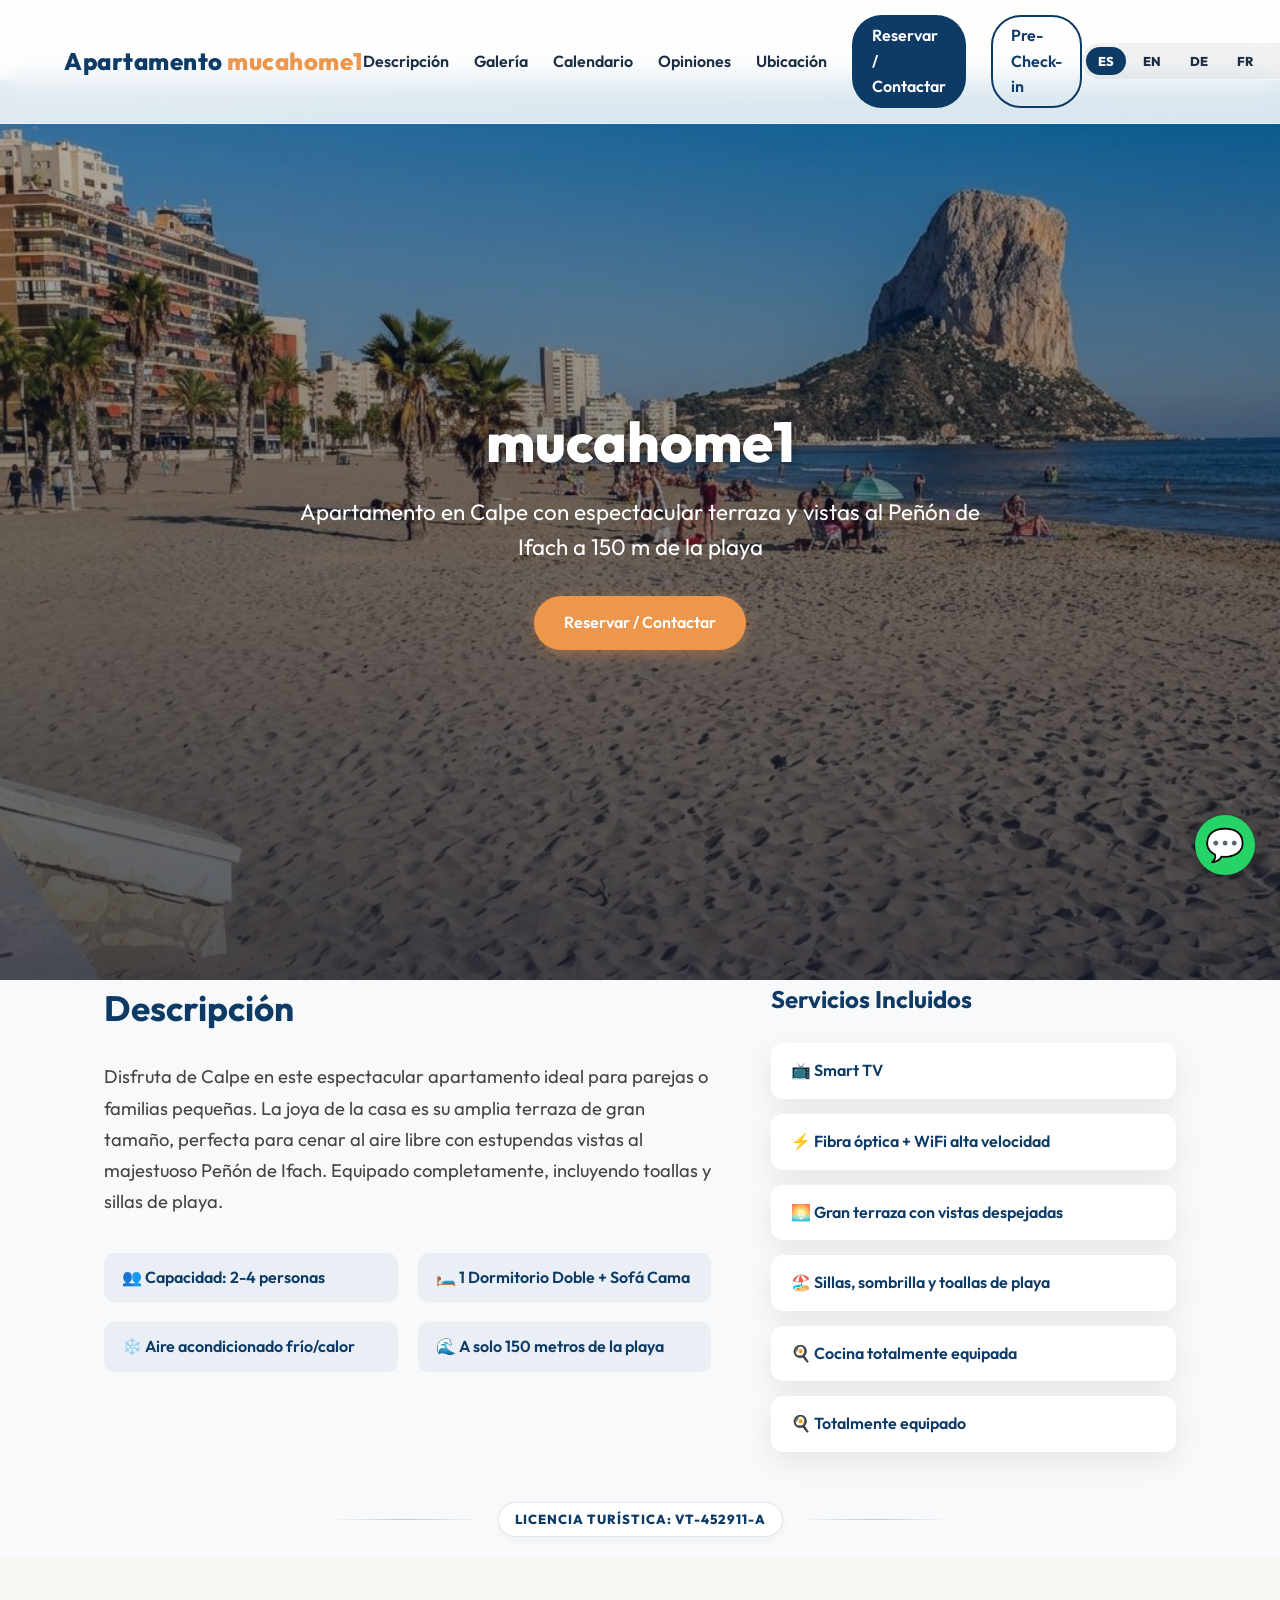
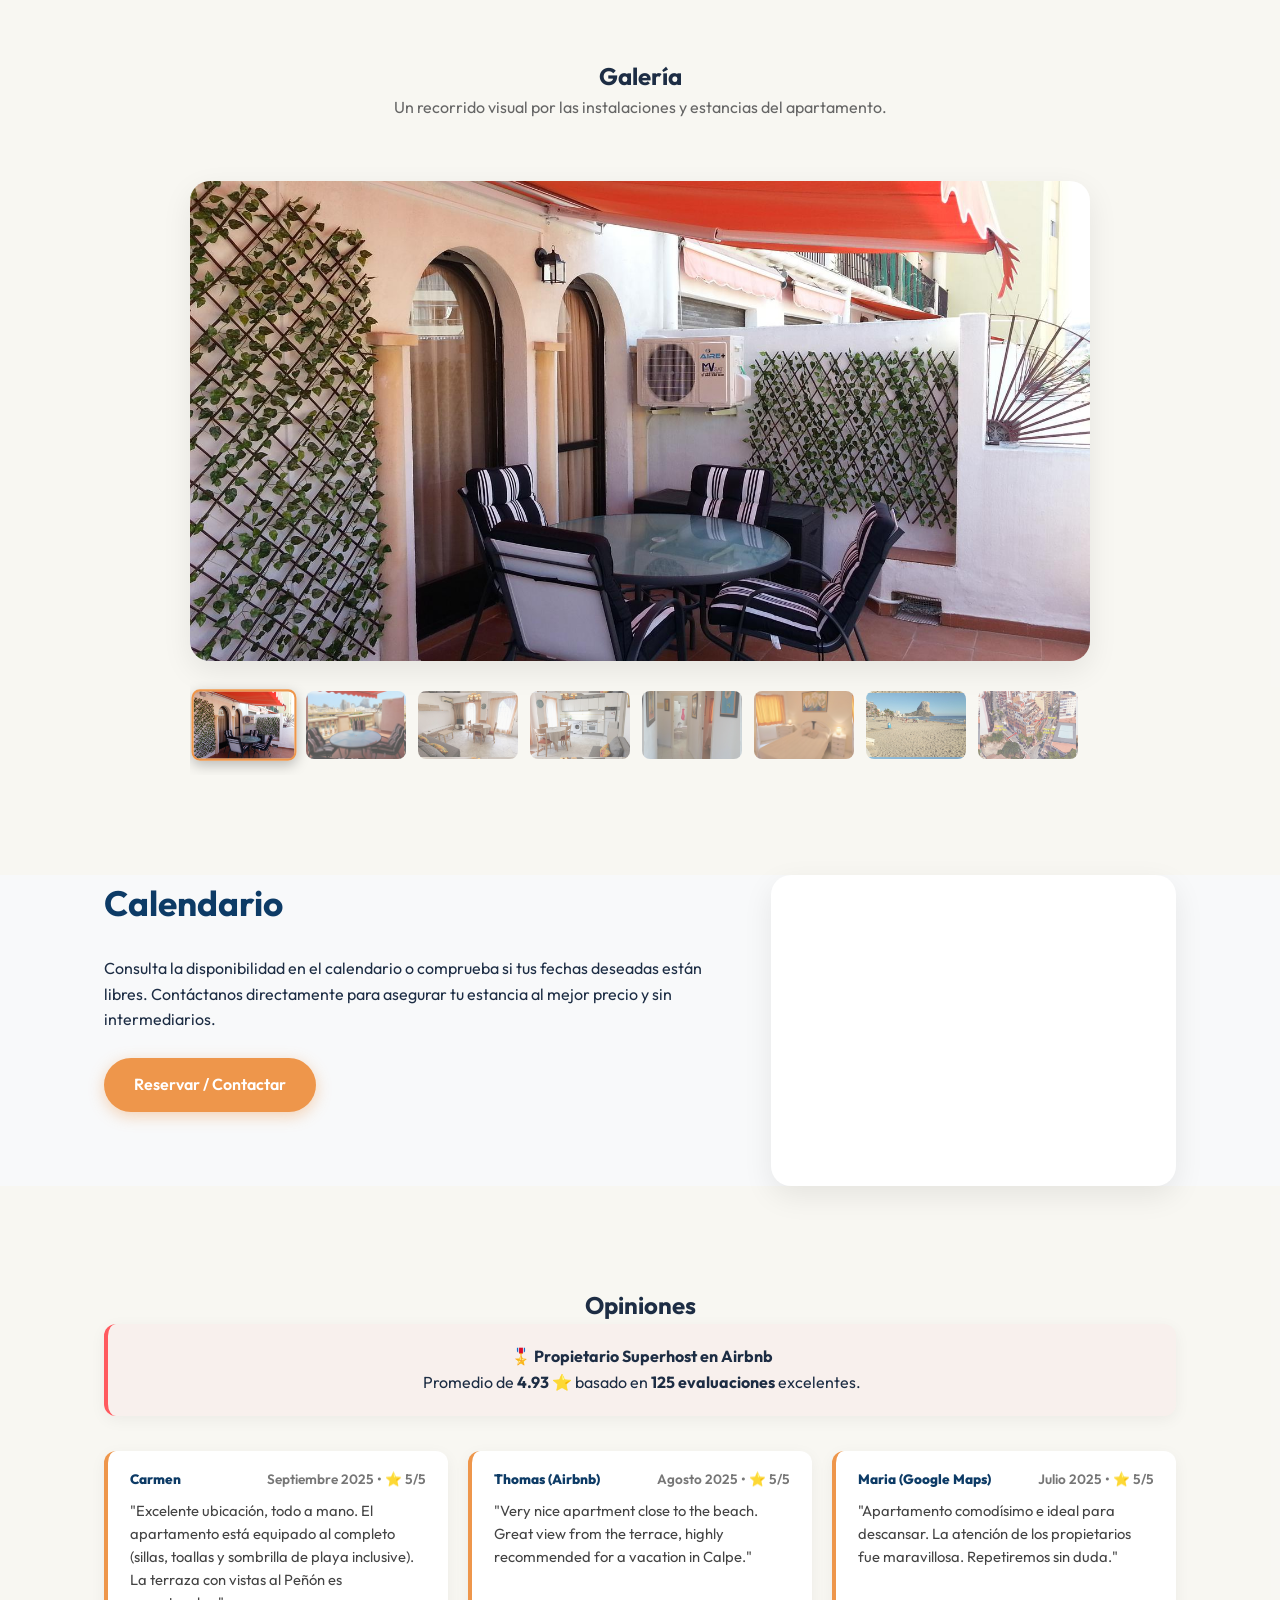
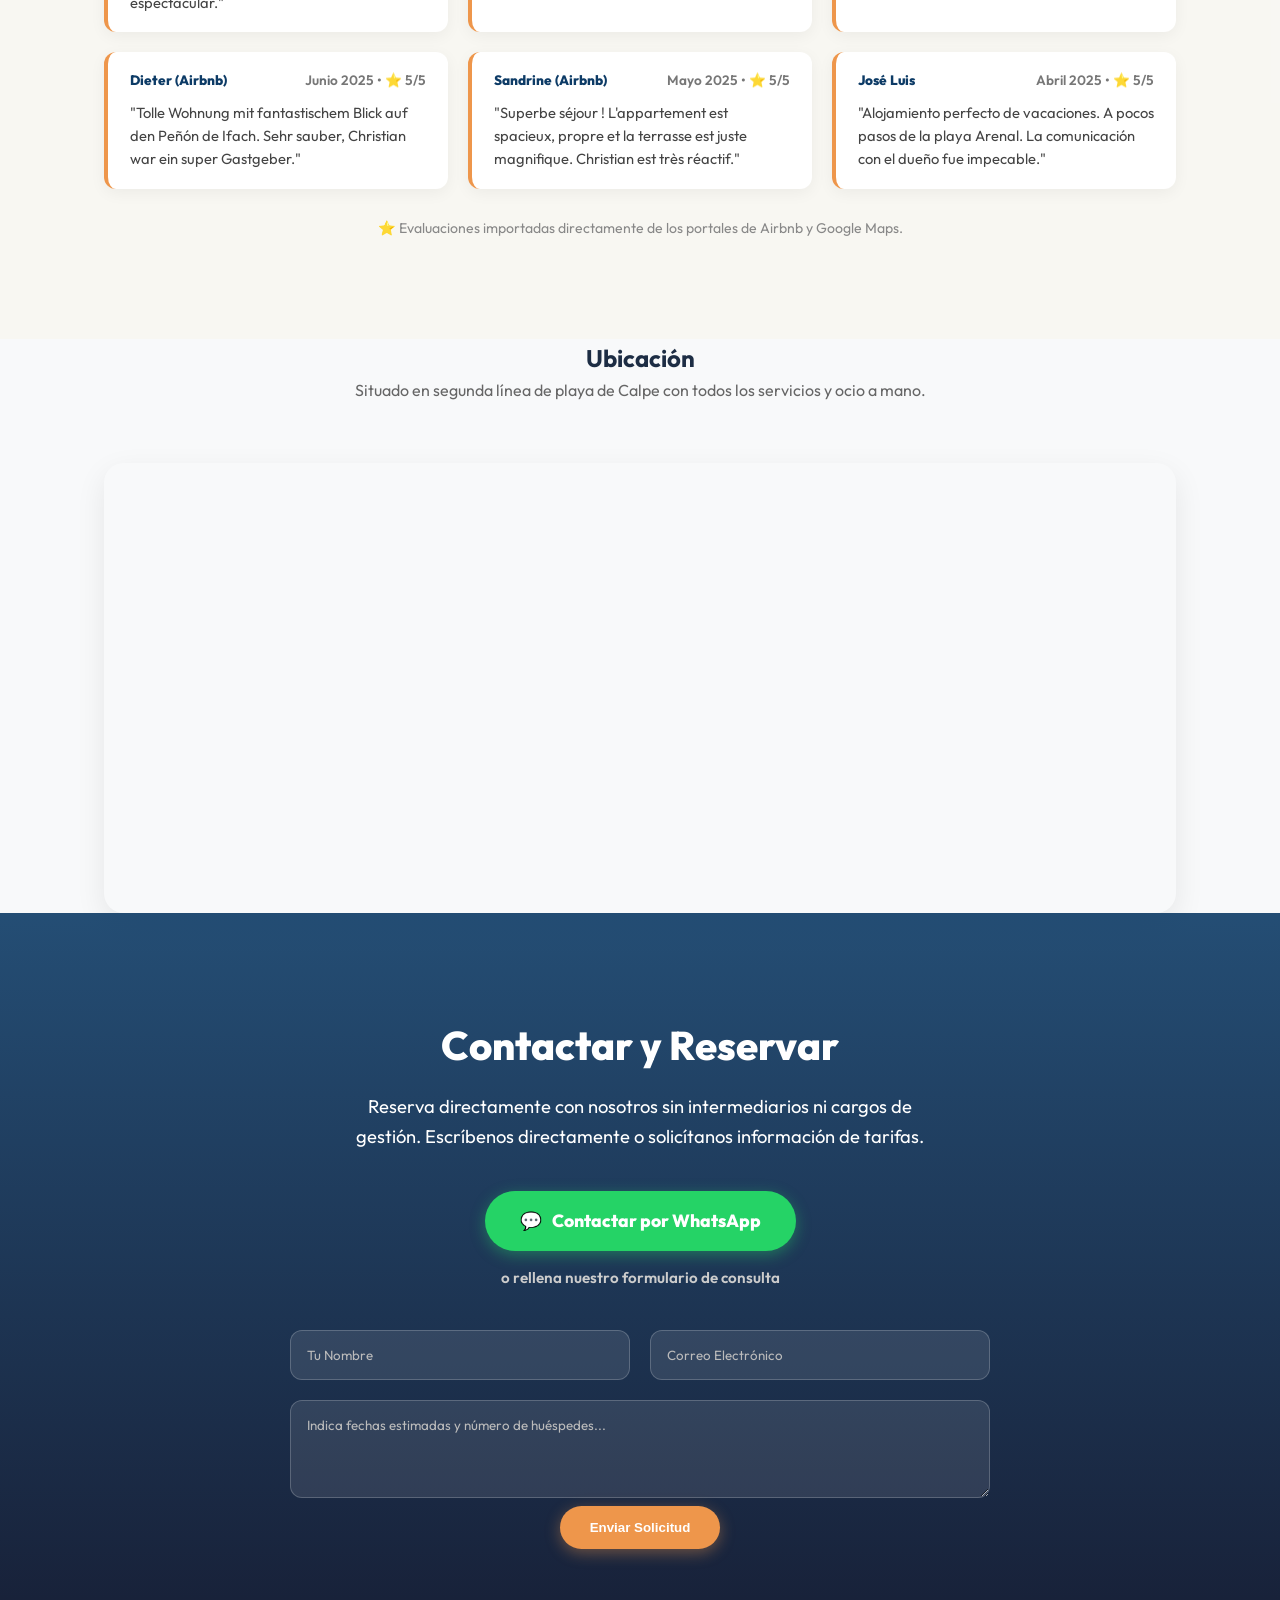
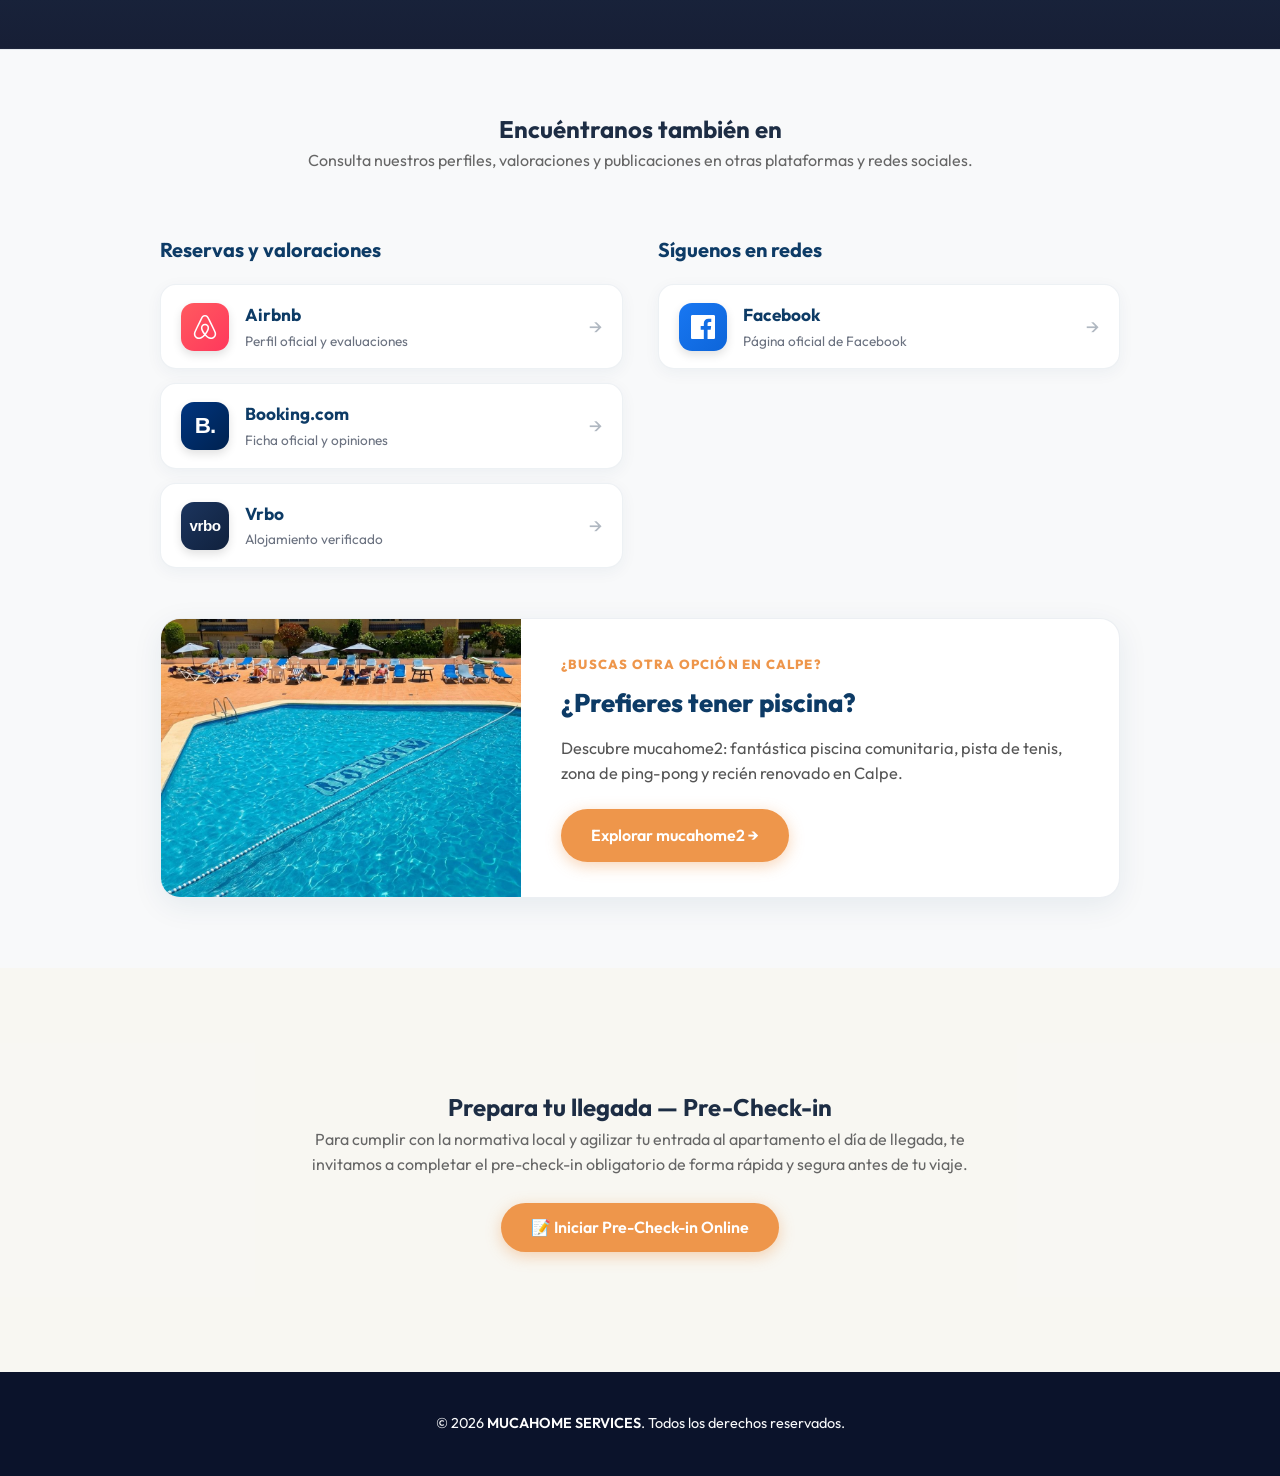
<file: mucahome1.html>
<!DOCTYPE html>
<html lang="es">
<head>
  <meta charset="UTF-8">
  <meta name="viewport" content="width=device-width, initial-scale=1.0">
  <title>mucahome1 - Apartamento con Terraza en Calpe</title>
  <link rel="icon" type="image/svg+xml" href="assets/favicon.svg">
  <link rel="icon" type="image/png" sizes="32x32" href="assets/favicon-32x32.png">
  <link rel="icon" type="image/png" sizes="16x16" href="assets/favicon-16x16.png">
  <link rel="apple-touch-icon" sizes="180x180" href="assets/apple-touch-icon.png">
  <link rel="shortcut icon" href="favicon.ico">
  <link rel="preconnect" href="https://fonts.googleapis.com">
  <link rel="preconnect" href="https://fonts.gstatic.com" crossorigin>
  <link href="https://fonts.googleapis.com/css2?family=Outfit:wght@300;400;600;800&display=swap" rel="stylesheet">
  <link rel="stylesheet" href="style.css?v=2.5">
</head>
<body class="ap-page">

  <!-- Header -->
  <header class="main-header">
    <div class="logo">
      <a href="index.html">Apartamento <span>mucahome1</span></a>
    </div>
    
    <nav class="nav-menu">
      <a href="#descripcion" data-i18n="nav.desc">Descripción</a>
      <a href="#galeria" data-i18n="nav.gallery">Galería</a>
      <a href="#calendario" data-i18n="nav.calendar">Calendario</a>
      <a href="#opiniones" data-i18n="nav.reviews">Opiniones</a>
      <a href="#entorno" data-i18n="nav.map">Entorno</a>
      <a href="#reservar" class="btn-nav" data-i18n="nav.book">Reservar / Contactar</a>
      <a href="#precheckin" class="btn-nav btn-precheckin" data-i18n="nav.precheckin">Pre-Check-in</a>
    </nav>

    <div class="language-selector">
      <button class="lang-btn active" onclick="changeLanguage('es')">ES</button>
      <button class="lang-btn" onclick="changeLanguage('en')">EN</button>
      <button class="lang-btn" onclick="changeLanguage('de')">DE</button>
      <button class="lang-btn" onclick="changeLanguage('fr')">FR</button>
      <button class="lang-btn" onclick="changeLanguage('no')">NO</button>
    </div>
  </header>

  <!-- Hero Apartment -->
  <section class="hero ap-hero">
    <div class="hero-bg" style="background-image: linear-gradient(rgba(11, 19, 43, 0.3), rgba(11, 19, 43, 0.7)), url('assets/mucahome1_cover.png');"></div>
    <div class="hero-content">
      <h1>mucahome1</h1>
      <p data-i18n="ap1.heroTag">Apartamento en Calpe con espectacular terraza y vistas al Peñón de Ifach a 150 m de la playa</p>
      <a href="#reservar" class="btn-primary" data-i18n="nav.book">Consultar Disponibilidad</a>
    </div>
  </section>

  <!-- Sección: Descripción -->
  <section id="descripcion" class="ap-section container">
    <div class="section-layout">
      <div class="left-col">
        <h2 data-i18n="nav.desc">Descripción del Apartamento</h2>
        
        <p class="ap-full-desc" data-i18n="ap1.fullDesc">Disfruta de Calpe en este espectacular apartamento ideal para parejas o familias pequeñas. La joya de la casa es su amplia terraza de gran tamaño, perfecta para cenar al aire libre con estupendas vistas al majestuoso Peñón de Ifach. Equipado completamente, incluyendo toallas y sillas de playa.</p>
        
        <div class="ap-specs">
          <div class="spec-item">👥 <span data-i18n="spec.capacity">Capacidad: 2-4 personas</span></div>
          <div class="spec-item">🛏️ <span data-i18n="spec.rooms">1 Dormitorio Doble + Sofá Cama</span></div>
          <div class="spec-item">❄️ <span data-i18n="spec.ac">Aire acondicionado frío/calor</span></div>
          <div class="spec-item">🌊 <span data-i18n="spec.distance">A solo 150 metros de la playa</span></div>
        </div>
      </div>
      <div class="right-col">
        <h3 data-i18n="modal.amenities">Servicios Incluidos</h3>
        <ul class="amenities-grid-list">
          <li data-i18n="amenity.tv">📺 Smart TV</li>
          <li data-i18n="amenity.wifi">⚡ Fibra óptica + WiFi alta velocidad</li>
          <li data-i18n="amenity.terrace">🌅 Gran terraza con vistas despejadas</li>
          <li data-i18n="amenity.beachGear">🏖️ Sillas, sombrilla y toallas de playa</li>
          <li data-i18n="amenity.kitchen">🍳 Cocina totalmente equipada</li>
          <li data-i18n="amenity.fullyEquipped">🍳 Totalmente equipado</li>
        </ul>
      </div>
    </div>
  </section>

  <!-- Separador Licencia Turística -->
  <div class="license-separator">
    <span class="license-line"></span>
    <span class="license-badge">Licencia Turística: VT-452911-A</span>
    <span class="license-line"></span>
  </div>

  <!-- Sección: Galería / Álbum de Fotos -->
  <section id="galeria" class="ap-section alt-bg">
    <div class="container">
      <h2 class="text-center" data-i18n="nav.gallery">Álbum de Fotos</h2>
      <p class="text-center subtitle-p" data-i18n="gallery.subtitle">Un recorrido visual por las instalaciones y estancias del apartamento.</p>
      
      <!-- Slider / Galería Dinámica -->
      <div class="gallery-slider">
        <div class="slider-main" id="sliderMain" style="background-image: url('https://images.unsplash.com/photo-1540555700478-4be289fbecef?auto=format&fit=crop&w=1200&q=80');"></div>
        <div class="slider-thumbs" id="sliderThumbs">
          <!-- Las miniaturas se cargan con JS -->
        </div>
      </div>
    </div>
  </section>

  <!-- Sección: Calendario de Airbnb -->
  <section id="calendario" class="ap-section container">
    <div class="section-layout">
      <div class="left-col">
        <h2 data-i18n="nav.calendar">Disponibilidad del Alojamiento</h2>
        <p data-i18n="calendar.bodyText">Consulta la disponibilidad en el calendario o comprueba si tus fechas deseadas están libres. Contáctanos directamente para asegurar tu estancia al mejor precio y sin intermediarios.</p>
        <a href="#reservar" class="btn-primary calendar-cta-btn" data-i18n="nav.book">Reservar / Contactar</a>
      </div>
      <div class="right-col">
        <div class="calendar-container">
          <div class="gcal-wrapper">
            <iframe src="https://calendar.google.com/calendar/embed?src=vmjaaptbsr7q87cclsn32vc0e1th401e%40import.calendar.google.com&ctz=Europe%2FMadrid&showTitle=0&showPrint=0&showTabs=0&showTz=0&showCalendars=0&wkst=2" style="border: 0" width="800" height="600" frameborder="0" scrolling="no"></iframe>
          </div>
        </div>
      </div>
    </div>
  </section>

  <!-- Sección: Opiniones / Reseñas -->
  <section id="opiniones" class="ap-section alt-bg">
    <div class="container">
      <h2 class="text-center" data-i18n="nav.reviews">Opiniones de nuestros Huéspedes</h2>
      <div class="reviews-grid-list" id="reviewsGrid">
        <!-- Rellenado dinámicamente -->
      </div>
      <p class="transparency-note text-center">⭐ <span data-i18n="reviews.transparency">Evaluaciones importadas directamente de los portales de Airbnb y Google Maps.</span></p>
    </div>
  </section>

  <!-- Sección: Entorno y Mapa con Pin y Ficha Abierta -->
  <section id="entorno" class="ap-section container">
    <h2 class="text-center" data-i18n="nav.map">Ubicación y Entorno</h2>
    <p class="text-center subtitle-p" data-i18n="map.subtitle">Situado en segunda línea de playa de Calpe con todos los servicios y ocio a mano.</p>
    
    <div class="map-iframe-container">
      <!-- Mapa Oficial Embebido de Google de mucahome1 -->
      <iframe src="https://www.google.com/maps/embed?pb=!1m18!1m12!1m3!1d3119.724773823439!2d0.0466208!3d38.6436164!2m3!1f0!2f0!3f0!3m2!1i1024!2i768!4f13.1!3m3!1m2!1s0x129dffe82e08b033%3A0x2477355ca4aebdab!2smucahome1!5e0!3m2!1ses!2ses!4v1719240000000!5m2!1ses!2ses" allowfullscreen="" loading="lazy"></iframe>
    </div>
  </section>

  <!-- Sección: Reserva / Contacto / WhatsApp -->
  <section id="reservar" class="ap-section booking-section">
    <div class="hero-bg" style="background-image: linear-gradient(rgba(13, 59, 102, 0.9), rgba(11, 19, 43, 0.95));"></div>
    <div class="container booking-content">
      <h2 data-i18n="booking.title">Contactar y Reservar</h2>
      <p data-i18n="booking.directDesc">Reserva directamente con nosotros sin intermediarios ni cargos de gestión. Escríbenos directamente o solicítanos información de tarifas.</p>
      
      <div class="booking-options">
        <a href="https://wa.me/34608122535?text=Hola,%20estoy%20interesado%20en%20reservar%20el%20apartamento%20mucahome1" target="_blank" class="btn-whatsapp">
          💬 <span data-i18n="btn.whatsapp">Contactar por WhatsApp</span>
        </a>
        <span class="booking-or" data-i18n="booking.or">o rellena nuestro formulario de consulta</span>
      </div>

      <form class="booking-form" id="bookingForm" onsubmit="handleBooking(event)">
        <!-- Campo Honeypot Oculto (Anti-Bot) -->
        <input type="text" name="_honey" class="hp-field" tabindex="-1" autocomplete="off">

        <div class="form-row">
          <input type="text" id="bookingName" required placeholder="Tu Nombre">
          <input type="email" id="bookingEmail" required placeholder="Correo Electrónico">
        </div>
        <textarea id="bookingMessage" rows="4" required placeholder="Indica fechas estimadas y número de huéspedes..."></textarea>
        <button type="submit" id="bookingSubmitBtn" class="btn-primary" data-i18n="booking.send">Enviar Solicitud</button>
        <div id="bookingFormStatus" class="form-status-msg" role="alert"></div>
      </form>

    </div>
  </section>

  <!-- Sección: Encuéntranos también en -->
  <section id="canales" class="ap-section channels-section">
    <div class="container">
      <div class="section-title-wrapper channels-header text-center">
        <h2 data-i18n="channels.title">Encuéntranos también en</h2>
        <p class="subtitle-p" data-i18n="channels.subtitle">Consulta nuestros perfiles, valoraciones y publicaciones en otras plataformas y redes sociales.</p>
      </div>

      <div class="channels-grid">
        <!-- Grupo 1: Portales de Reservas -->
        <div class="channel-group">
          <h3 data-i18n="channels.portalsTitle">Reservas y valoraciones</h3>
          <div class="channel-buttons">
            <a href="https://www.airbnb.es/rooms/6578939" target="_blank" rel="noopener noreferrer" class="channel-card-link" id="channelAirbnb">
              <div class="channel-icon airbnb">
                <svg viewBox="0 0 24 24" aria-hidden="true"><path d="M12.001 18.275c-1.353-1.697-2.148-3.184-2.413-4.457-.263-1.027-.16-1.848.291-2.465.477-.71 1.188-1.056 2.121-1.056s1.643.345 2.12 1.063c.446.61.558 1.432.286 2.465-.291 1.298-1.085 2.785-2.412 4.458zm9.601 1.14c-.185 1.246-1.034 2.28-2.2 2.783-2.253.98-4.483-.583-6.392-2.704 3.157-3.951 3.74-7.028 2.385-9.018-.795-1.14-1.933-1.695-3.394-1.695-2.944 0-4.563 2.49-3.927 5.382.37 1.565 1.352 3.343 2.917 5.332-.98 1.085-1.91 1.856-2.732 2.333-.636.344-1.245.558-1.828.609-2.679.399-4.778-2.2-3.825-4.88.132-.345.395-.98.845-1.961l.025-.053c1.464-3.178 3.242-6.79 5.285-10.795l.053-.132.58-1.116c.45-.822.635-1.19 1.351-1.643.346-.21.77-.315 1.246-.315.954 0 1.698.558 2.016 1.007.158.239.345.557.582.953l.558 1.089.08.159c2.041 4.004 3.821 7.608 5.279 10.794l.026.025.533 1.22.318.764c.243.613.294 1.222.213 1.858zm1.22-2.39c-.186-.583-.505-1.271-.9-2.094v-.03c-1.889-4.006-3.642-7.608-5.307-10.844l-.111-.163C15.317 1.461 14.468 0 12.001 0c-2.44 0-3.476 1.695-4.535 3.898l-.081.16c-1.669 3.236-3.421 6.843-5.303 10.847v.053l-.559 1.22c-.21.504-.317.768-.345.847C-.172 20.74 2.611 24 5.98 24c.027 0 .132 0 .265-.027h.372c1.75-.213 3.554-1.325 5.384-3.317 1.829 1.989 3.635 3.104 5.382 3.317h.372c.133.027.239.027.265.027 3.37.003 6.152-3.261 4.802-6.975z"/></svg>
              </div>
              <div class="channel-info">
                <span class="channel-name">Airbnb</span>
                <span class="channel-sub" data-i18n="channels.portalSubAirbnb">Perfil oficial y evaluaciones</span>
              </div>
              <span class="channel-arrow">→</span>
            </a>

            <a href="https://www.booking.com/hotel/es/mucahome1-apartamento-terraza-vistas-y-playa-150-m.es.html" target="_blank" rel="noopener noreferrer" class="channel-card-link" id="channelBooking">
              <div class="channel-icon booking">
                <span class="booking-mark">B.</span>
              </div>
              <div class="channel-info">
                <span class="channel-name">Booking.com</span>
                <span class="channel-sub" data-i18n="channels.portalSubBooking">Ficha oficial y opiniones</span>
              </div>
              <span class="channel-arrow">→</span>
            </a>

            <a href="https://www.vrbo.com/es-es/p2411416" target="_blank" rel="noopener noreferrer" class="channel-card-link" id="channelVrbo">
              <div class="channel-icon vrbo">
                <span class="vrbo-mark">vrbo</span>
              </div>
              <div class="channel-info">
                <span class="channel-name">Vrbo</span>
                <span class="channel-sub" data-i18n="channels.portalSubVrbo">Alojamiento verificado</span>
              </div>
              <span class="channel-arrow">→</span>
            </a>
          </div>
        </div>

        <!-- Grupo 2: Redes Sociales -->
        <div class="channel-group">
          <h3 data-i18n="channels.socialTitle">Síguenos en redes</h3>
          <div class="channel-buttons">
            <a href="https://www.facebook.com/mucahome1" target="_blank" rel="noopener noreferrer" class="channel-card-link" id="channelFacebook">
              <div class="channel-icon facebook">
                <svg viewBox="0 0 24 24" aria-hidden="true"><path d="M22.676 0H1.324C.593 0 0 .593 0 1.324v21.352C0 23.408.593 24 1.324 24h11.494v-9.294H9.689v-3.621h3.129V8.41c0-3.099 1.894-4.785 4.659-4.785 1.325 0 2.464.097 2.796.141v3.24h-1.921c-1.5 0-1.792.721-1.792 1.771v2.311h3.584l-.465 3.63H16.56V24h6.115c.733 0 1.325-.592 1.325-1.324V1.324C24 .593 23.408 0 22.676 0z"/></svg>
              </div>
              <div class="channel-info">
                <span class="channel-name">Facebook</span>
                <span class="channel-sub" data-i18n="channels.socialSubFacebook">Página oficial de Facebook</span>
              </div>
              <span class="channel-arrow">→</span>
            </a>
          </div>
        </div>
      </div>

      <!-- Tarjeta Venta Cruzada (mucahome2) -->
      <div class="cross-sell-wrapper">
        <div class="cross-sell-card">
          <div class="cross-sell-img" style="background-image: url('assets/mucahome2_cover.png');"></div>
          <div class="cross-sell-content">
            <span class="cross-sell-tag" data-i18n="channels.otherApTag">¿Buscas otra opción en Calpe?</span>
            <h3 data-i18n="channels.ap2Hook">¿Prefieres tener piscina?</h3>
            <p data-i18n="channels.ap2Desc">Descubre mucahome2: fantástica piscina comunitaria, pista de tenis, zona de ping-pong y recién renovado en Calpe.</p>
            <a href="mucahome2.html" class="btn-primary" data-i18n="channels.ap2Btn">Explorar mucahome2 →</a>
          </div>
        </div>
      </div>
    </div>
  </section>

  <!-- Sección: Pre-Check-in -->
  <section id="precheckin" class="ap-section alt-bg">
    <div class="container text-center" style="max-width: 700px; margin: 0 auto; padding: 20px;">
      <h2 data-i18n="precheckin.title">Prepara tu llegada — Pre-Check-in</h2>
      <p class="subtitle-p" style="margin-bottom: 25px; line-height: 1.6;" data-i18n="precheckin.desc">Para cumplir con la normativa local y agilizar tu entrada al apartamento el día de llegada, te invitamos a completar el pre-check-in obligatorio de forma rápida y segura antes de tu viaje.</p>
      <a href="https://mucahome-registro.vercel.app/" target="_blank" class="btn-primary" style="display: inline-block; text-decoration: none; padding: 12px 30px;" data-i18n="precheckin.btn">📝 Iniciar Pre-Check-in Online</a>
    </div>
  </section>

  <!-- Botón Flotante de WhatsApp -->
  <a href="https://wa.me/34608122535?text=Hola,%20estoy%20interesado%20en%20reservar%20el%20apartamento%20mucahome1" target="_blank" class="whatsapp-float">💬</a>

  <footer class="main-footer">
    <p>&copy; 2026 <a href="https://mucahome-management.vercel.app/es/services/web" target="_blank">Mucahome Services</a>. <span data-i18n="footer.rights">Todos los derechos reservados.</span></p>
  </footer>

  <script src="app.js?v=2.4"></script>
  <script>
    // Inicialización específica del apartamento 1
    currentApId = 'mucahome1';
    
    // Lista de fotos del apartamento 1 (ubicadas en la carpeta assets/mucahome1/)
    const albumPhotos = [
      "assets/mucahome1/1.jpg",
      "assets/mucahome1/2.jpg",
      "assets/mucahome1/3.jpg",
      "assets/mucahome1/4.jpg",
      "assets/mucahome1/5.jpg",
      "assets/mucahome1/6.jpg",
      "assets/mucahome1/7.jpg",
      "assets/mucahome1/8.jpg",
      "assets/mucahome1/9.jpg"
    ];

    let activePhotoIdx = 0;
    let autoPlayTimer = null;

    window.addEventListener('DOMContentLoaded', () => {
      const thumbsBox = document.getElementById('sliderThumbs');
      const sliderMain = document.getElementById('sliderMain');

      // Cargar la primera imagen como portada inicial
      sliderMain.style.backgroundImage = `url('${albumPhotos[0]}')`;

      albumPhotos.forEach((src, idx) => {
        const thumb = document.createElement('div');
        thumb.className = `thumb-item ${idx === 0 ? 'active' : ''}`;
        thumb.style.backgroundImage = `url('${src}')`;
        thumb.onclick = () => {
          changePhoto(idx);
          resetAutoPlay();
        };
        thumbsBox.appendChild(thumb);
      });

      function changePhoto(idx) {
        activePhotoIdx = idx;
        document.querySelectorAll('.thumb-item').forEach((t, i) => {
          t.classList.remove('active');
          if (i === idx) t.classList.add('active');
        });
        sliderMain.style.backgroundImage = `url('${albumPhotos[idx]}')`;
      }

      function startAutoPlay() {
        autoPlayTimer = setInterval(() => {
          let nextIdx = (activePhotoIdx + 1) % albumPhotos.length;
          changePhoto(nextIdx);
        }, 4000); // Cambiar cada 4 segundos
      }

      function resetAutoPlay() {
        clearInterval(autoPlayTimer);
        startAutoPlay();
      }

      startAutoPlay();
    });
  </script>
</body>
</html>
</file>
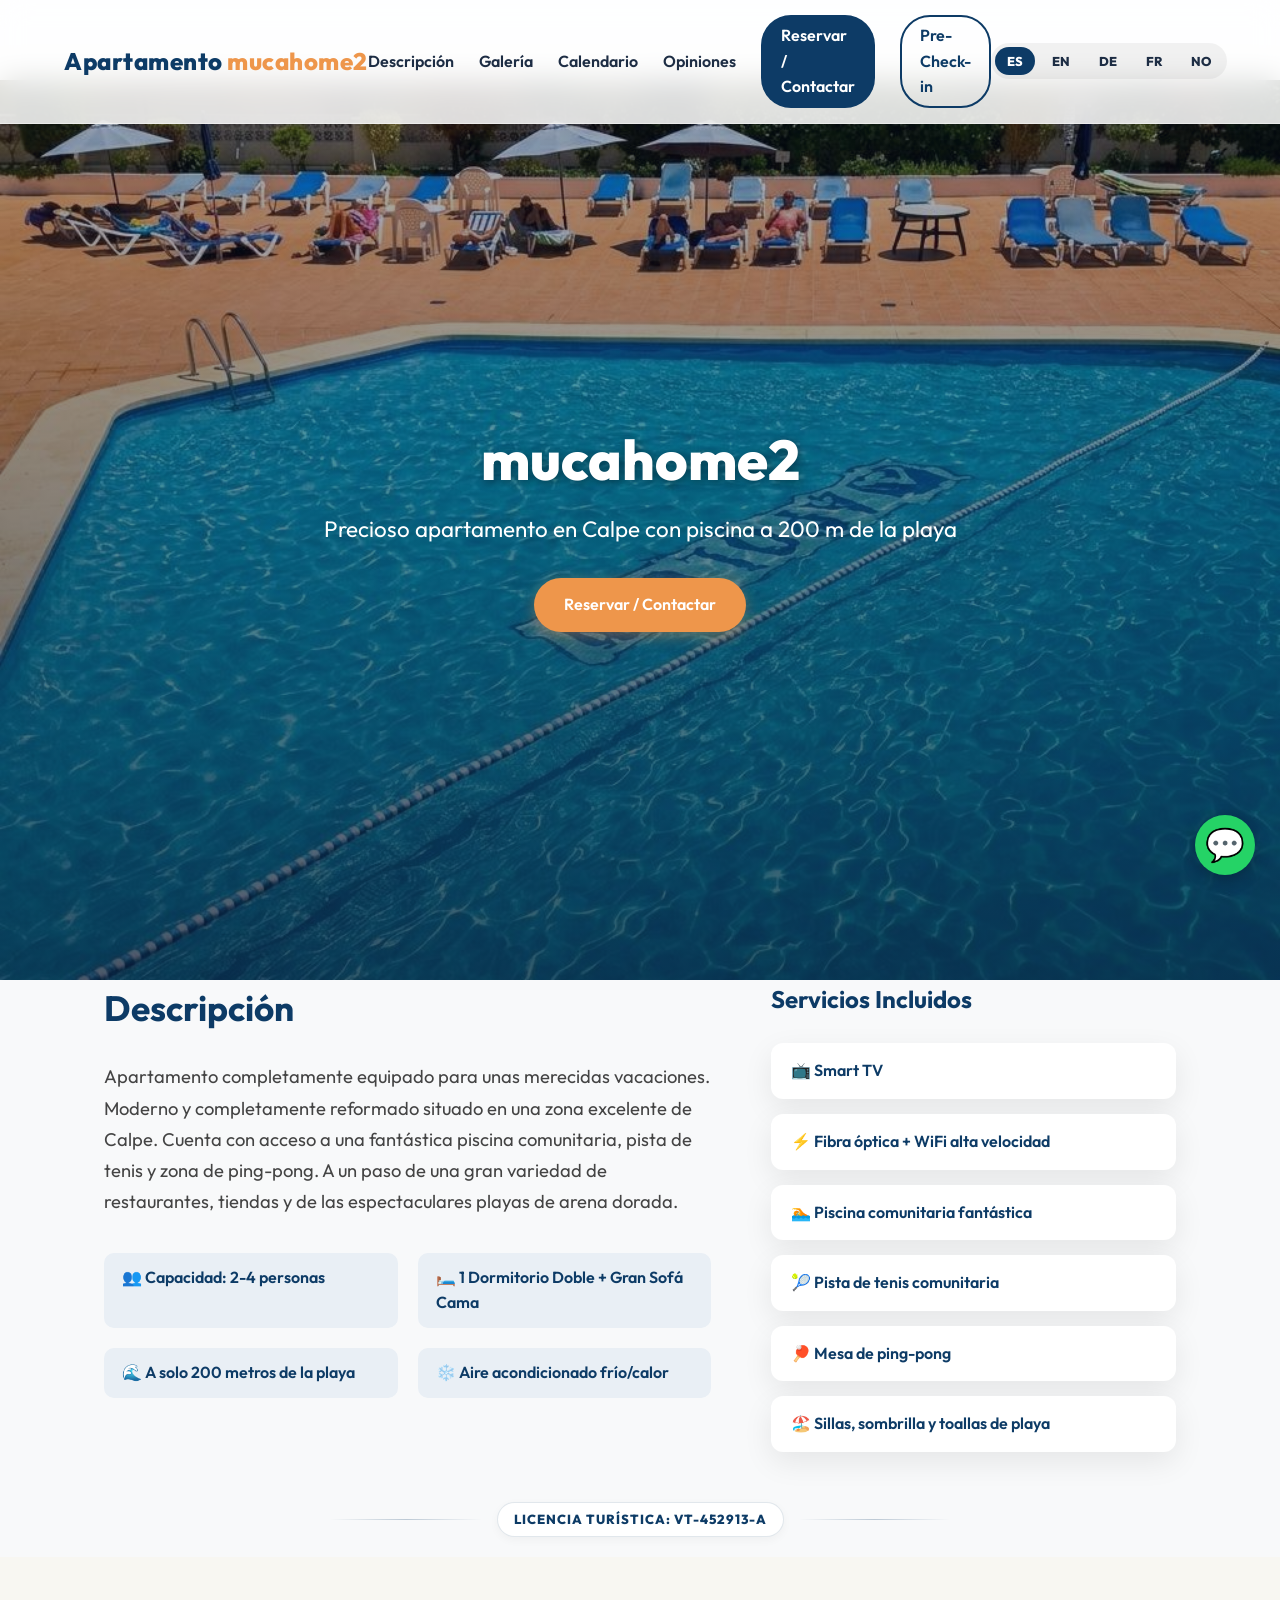
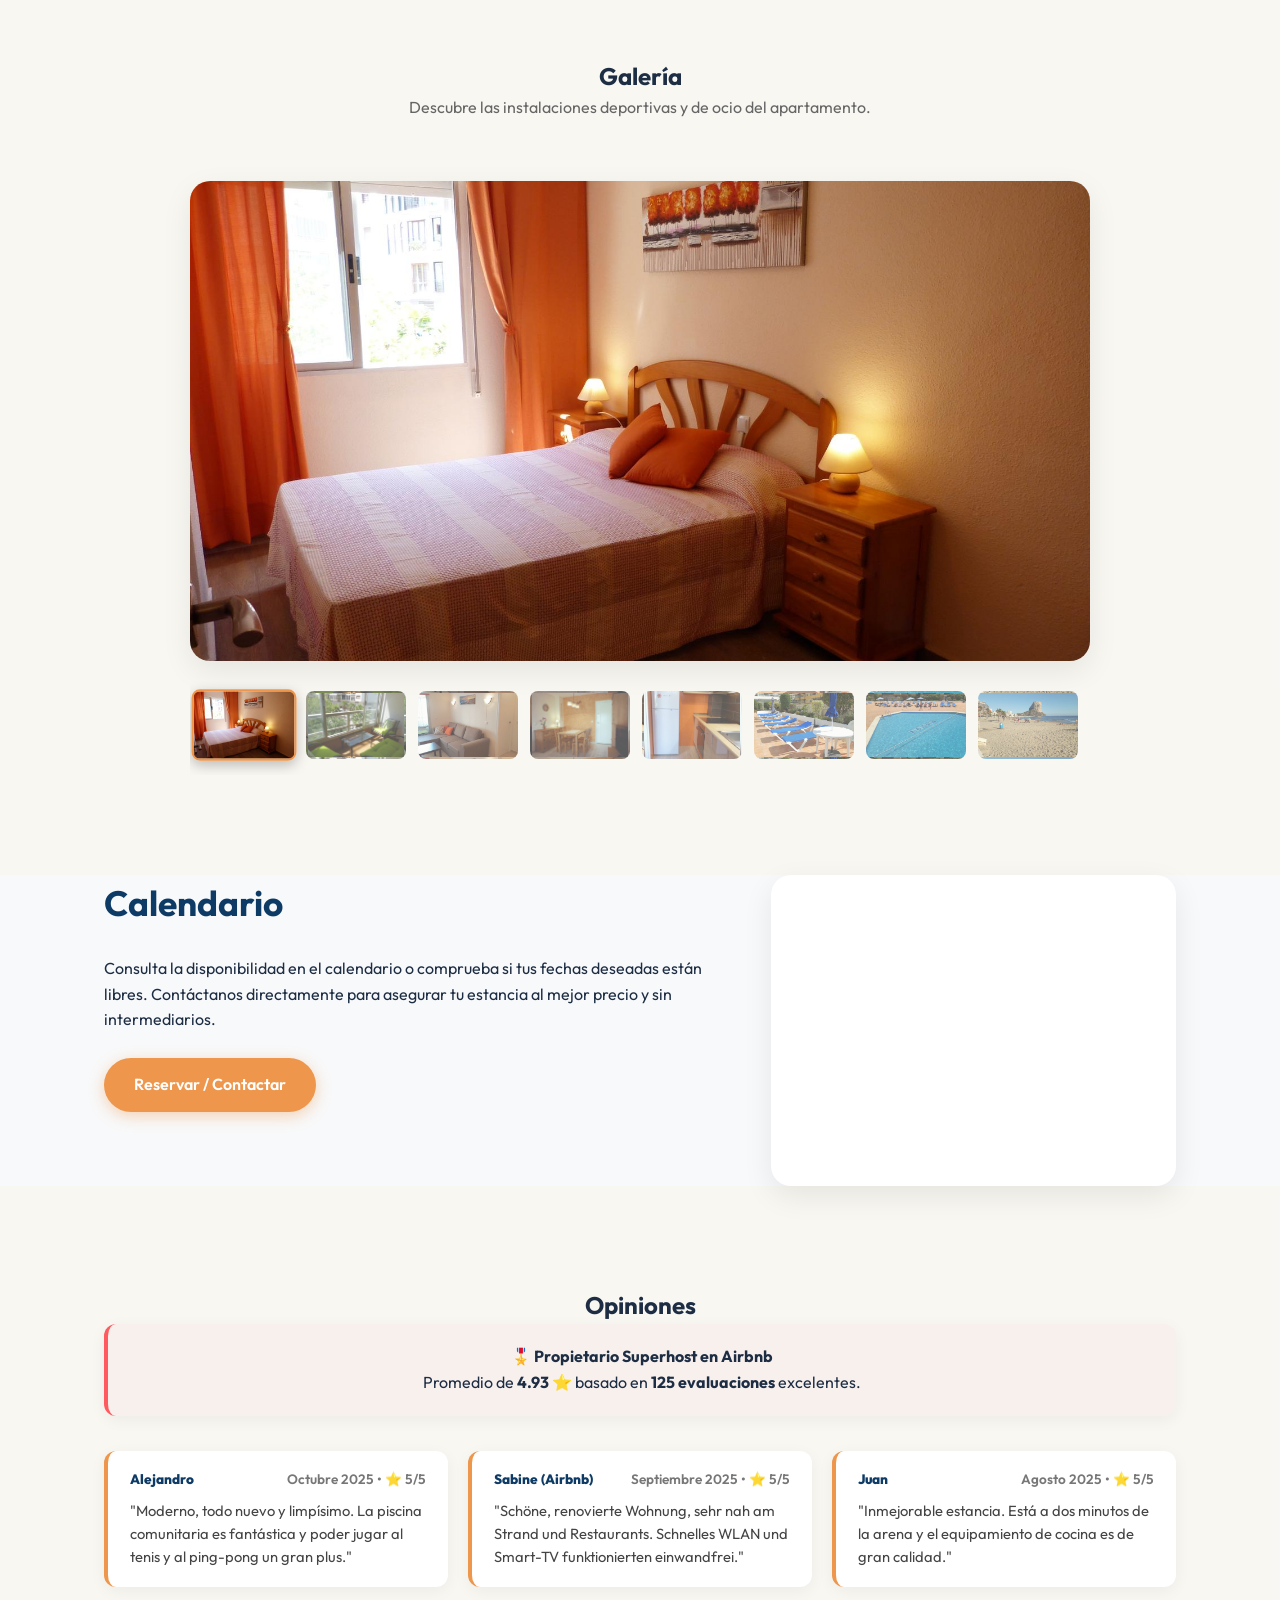
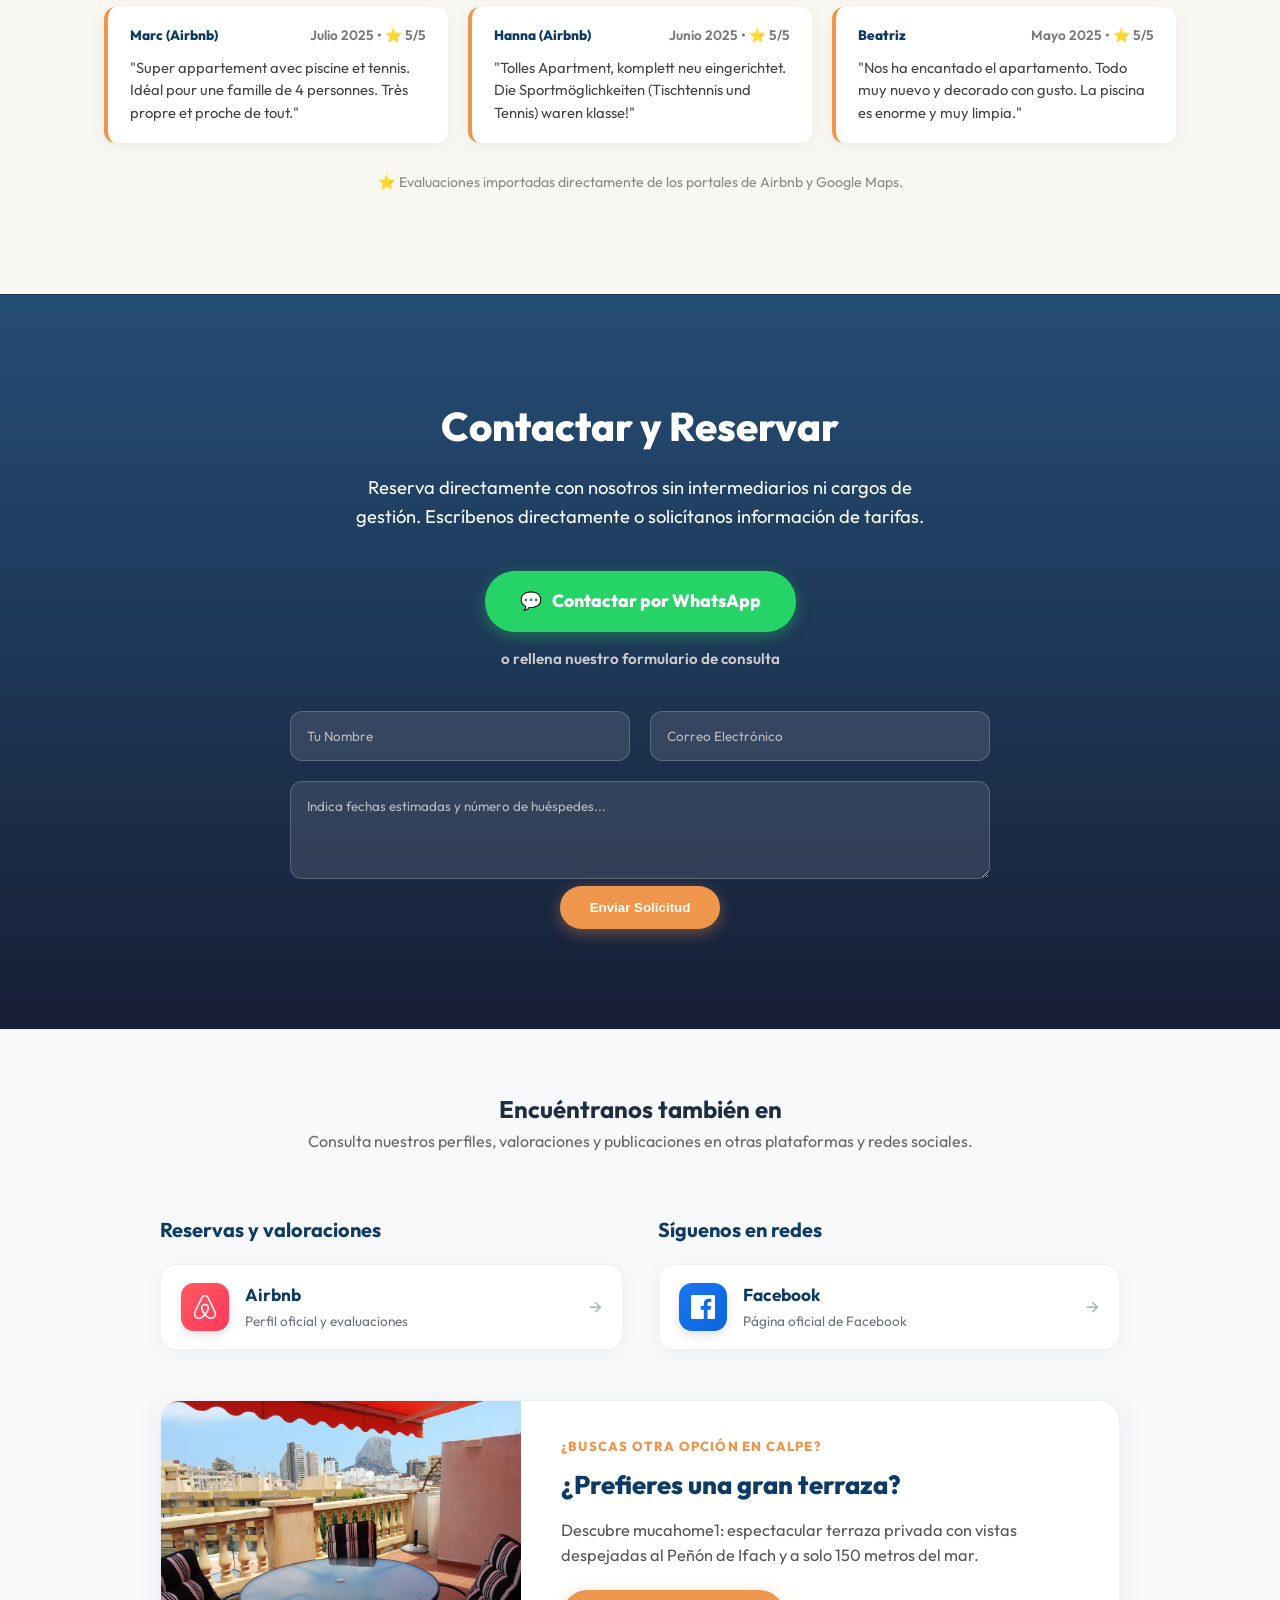
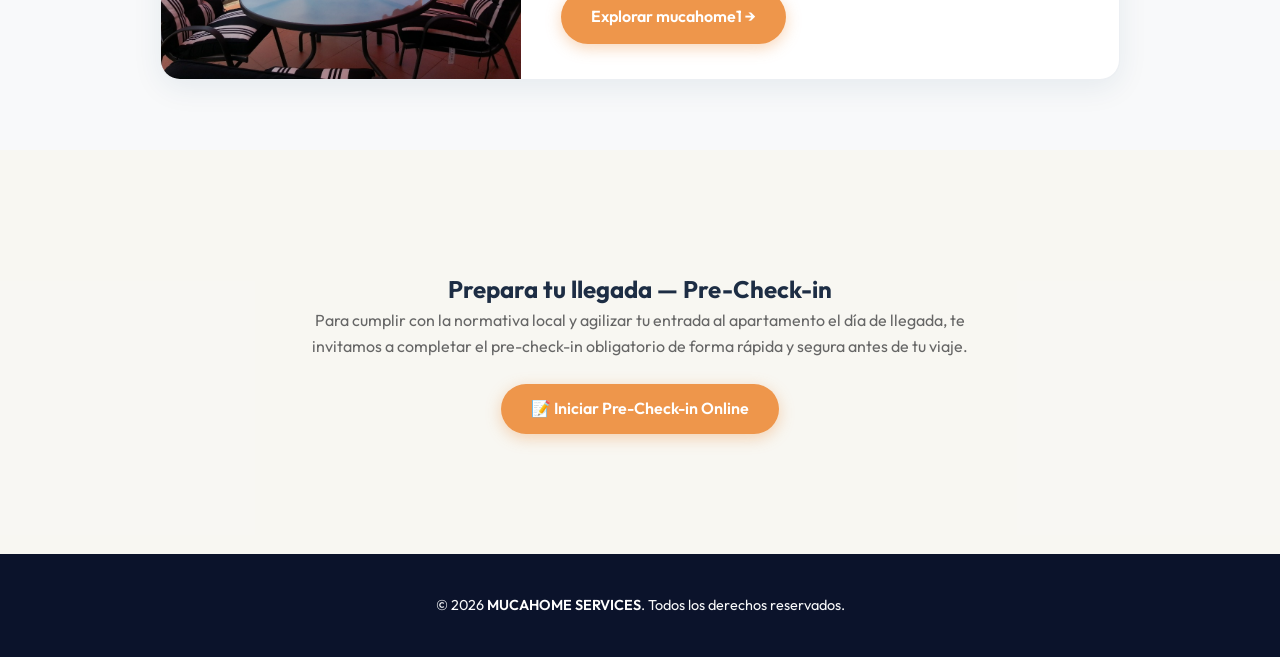
<file: mucahome2.html>
<!DOCTYPE html>
<html lang="es">
<head>
  <meta charset="UTF-8">
  <meta name="viewport" content="width=device-width, initial-scale=1.0">
  <title>mucahome2 - Apartamento con Ocio y Piscina en Calpe</title>
  <link rel="icon" type="image/svg+xml" href="assets/favicon.svg">
  <link rel="icon" type="image/png" sizes="32x32" href="assets/favicon-32x32.png">
  <link rel="icon" type="image/png" sizes="16x16" href="assets/favicon-16x16.png">
  <link rel="apple-touch-icon" sizes="180x180" href="assets/apple-touch-icon.png">
  <link rel="shortcut icon" href="favicon.ico">
  <link rel="preconnect" href="https://fonts.googleapis.com">
  <link rel="preconnect" href="https://fonts.gstatic.com" crossorigin>
  <link href="https://fonts.googleapis.com/css2?family=Outfit:wght@300;400;600;800&display=swap" rel="stylesheet">
  <link rel="stylesheet" href="style.css?v=2.5">
</head>
<body class="ap-page">

  <!-- Header -->
  <header class="main-header">
    <div class="logo">
      <a href="index.html">Apartamento <span>mucahome2</span></a>
    </div>
    
    <nav class="nav-menu">
      <a href="#descripcion" data-i18n="nav.desc">Descripción</a>
      <a href="#galeria" data-i18n="nav.gallery">Galería</a>
      <a href="#calendario" data-i18n="nav.calendar">Calendario</a>
      <a href="#opiniones" data-i18n="nav.reviews">Opiniones</a>
      <a href="#reservar" class="btn-nav" data-i18n="nav.book">Reservar / Contactar</a>
      <a href="#precheckin" class="btn-nav btn-precheckin" data-i18n="nav.precheckin">Pre-Check-in</a>
    </nav>

    <div class="language-selector">
      <button class="lang-btn active" onclick="changeLanguage('es')">ES</button>
      <button class="lang-btn" onclick="changeLanguage('en')">EN</button>
      <button class="lang-btn" onclick="changeLanguage('de')">DE</button>
      <button class="lang-btn" onclick="changeLanguage('fr')">FR</button>
      <button class="lang-btn" onclick="changeLanguage('no')">NO</button>
    </div>
  </header>

  <!-- Hero Apartment -->
  <section class="hero ap-hero">
    <div class="hero-bg" style="background-image: linear-gradient(rgba(11, 19, 43, 0.3), rgba(11, 19, 43, 0.7)), url('assets/mucahome2_cover.png');"></div>
    <div class="hero-content">
      <h1>mucahome2</h1>
      <p data-i18n="ap2.heroTag">Precioso apartamento en Calpe con piscina a 200 m de la playa</p>
      <a href="#reservar" class="btn-primary" data-i18n="nav.book">Consultar Disponibilidad</a>
    </div>
  </section>

  <!-- Sección: Descripción -->
  <section id="descripcion" class="ap-section container">
    <div class="section-layout">
      <div class="left-col">
        <h2 data-i18n="nav.desc">Descripción del Apartamento</h2>
        
        <p class="ap-full-desc" data-i18n="ap2.fullDesc">Apartamento moderno y completamente reformado situado en una zona excelente de Calpe. Cuenta con acceso a una fantástica piscina comunitaria, pista de tenis y zona de ping-pong. A un paso de una gran variedad de restaurantes, tiendas y de las espectaculares playas de arena dorada.</p>
        
        <div class="ap-specs">
          <div class="spec-item">👥 <span data-i18n="spec.capacity">Capacidad: 2-4 personas</span></div>
          <div class="spec-item">🛏️ <span data-i18n="spec.rooms2">1 Dormitorio Doble + Gran Sofá Cama</span></div>
          <div class="spec-item">🌊 <span data-i18n="spec.distance2">A solo 200 metros de la playa</span></div>
          <div class="spec-item">❄️ <span data-i18n="spec.ac">Aire acondicionado frío/calor</span></div>
        </div>
      </div>
      <div class="right-col">
        <h3 data-i18n="modal.amenities">Servicios Incluidos</h3>
        <ul class="amenities-grid-list">
          <li data-i18n="amenity.tv">📺 Smart TV</li>
          <li data-i18n="amenity.wifi">⚡ Fibra óptica + WiFi alta velocidad</li>
          <li data-i18n="amenity.pool">🏊 Piscina comunitaria fantástica</li>
          <li data-i18n="amenity.tennis">🎾 Pista de tenis comunitaria</li>
          <li data-i18n="amenity.pingpong">🏓 Mesa de ping-pong</li>
          <li data-i18n="amenity.beachGear">🏖️ Sillas, sombrilla y toallas de playa</li>
        </ul>
      </div>
    </div>
  </section>

  <!-- Separador Licencia Turística -->
  <div class="license-separator">
    <span class="license-line"></span>
    <span class="license-badge">Licencia Turística: VT-452913-A</span>
    <span class="license-line"></span>
  </div>

  <!-- Sección: Galería / Álbum de Fotos -->
  <section id="galeria" class="ap-section alt-bg">
    <div class="container">
      <h2 class="text-center" data-i18n="nav.gallery">Álbum de Fotos</h2>
      <p class="text-center subtitle-p" data-i18n="gallery.subtitle2">Descubre las instalaciones deportivas y de ocio del apartamento.</p>
      
      <!-- Slider / Galería Dinámica -->
      <div class="gallery-slider">
        <div class="slider-main" id="sliderMain" style="background-image: url('https://images.unsplash.com/photo-1522708323590-d24dbb6b0267?auto=format&fit=crop&w=1200&q=80');"></div>
        <div class="slider-thumbs" id="sliderThumbs">
          <!-- Miniaturas cargadas con JS -->
        </div>
      </div>
    </div>
  </section>

  <!-- Sección: Calendario de Airbnb -->
  <section id="calendario" class="ap-section container">
    <div class="section-layout">
      <div class="left-col">
        <h2 data-i18n="nav.calendar">Disponibilidad del Alojamiento</h2>
        <p data-i18n="calendar.bodyText">Consulta la disponibilidad en el calendario o comprueba si tus fechas deseadas están libres. Contáctanos directamente para asegurar tu estancia al mejor precio y sin intermediarios.</p>
        <a href="#reservar" class="btn-primary calendar-cta-btn" data-i18n="nav.book">Reservar / Contactar</a>
      </div>
      <div class="right-col">
        <div class="calendar-container">
          <div class="gcal-wrapper">
            <iframe src="https://calendar.google.com/calendar/embed?src=o1s6c9q2re2ntkdsh4qskjsng09dkn3u%40import.calendar.google.com&ctz=Europe%2FMadrid&showTitle=0&showPrint=0&showTabs=0&showTz=0&showCalendars=0&wkst=2" style="border: 0" width="800" height="600" frameborder="0" scrolling="no"></iframe>
          </div>
        </div>
      </div>
    </div>
  </section>

  <!-- Sección: Opiniones / Reseñas -->
  <section id="opiniones" class="ap-section alt-bg">
    <div class="container">
      <h2 class="text-center" data-i18n="nav.reviews">Opiniones de nuestros Huéspedes</h2>
      <div class="reviews-grid-list" id="reviewsGrid">
        <!-- Rellenado dinámicamente -->
      </div>
      <p class="transparency-note text-center">⭐ <span data-i18n="reviews.transparency">Evaluaciones importadas directamente de los portales de Airbnb.</span></p>
    </div>
  </section>

  <!-- Sección: Reserva / Contacto / WhatsApp -->
  <section id="reservar" class="ap-section booking-section">
    <div class="hero-bg" style="background-image: linear-gradient(rgba(13, 59, 102, 0.9), rgba(11, 19, 43, 0.95));"></div>
    <div class="container booking-content">
      <h2 data-i18n="booking.title">Contactar y Reservar</h2>
      <p data-i18n="booking.directDesc">Reserva directamente con nosotros sin intermediarios ni cargos de gestión. Escríbenos directamente o solicítanos información de tarifas.</p>
      
      <div class="booking-options">
        <a href="https://wa.me/34608122535?text=Hola,%20estoy%20interesado%20en%20reservar%20el%20apartamento%20mucahome2" target="_blank" class="btn-whatsapp">
          💬 <span data-i18n="btn.whatsapp">Contactar por WhatsApp</span>
        </a>
        <span class="booking-or" data-i18n="booking.or">o rellena nuestro formulario de consulta</span>
      </div>

      <form class="booking-form" id="bookingForm" onsubmit="handleBooking(event)">
        <!-- Campo Honeypot Oculto (Anti-Bot) -->
        <input type="text" name="_honey" class="hp-field" tabindex="-1" autocomplete="off">

        <div class="form-row">
          <input type="text" id="bookingName" required placeholder="Tu Nombre">
          <input type="email" id="bookingEmail" required placeholder="Correo Electrónico">
        </div>
        <textarea id="bookingMessage" rows="4" required placeholder="Indica fechas estimadas y número de huéspedes..."></textarea>
        <button type="submit" id="bookingSubmitBtn" class="btn-primary" data-i18n="booking.send">Enviar Solicitud</button>
        <div id="bookingFormStatus" class="form-status-msg" role="alert"></div>
      </form>

    </div>
  </section>

  <!-- Sección: Encuéntranos también en -->
  <section id="canales" class="ap-section channels-section">
    <div class="container">
      <div class="section-title-wrapper channels-header text-center">
        <h2 data-i18n="channels.title">Encuéntranos también en</h2>
        <p class="subtitle-p" data-i18n="channels.subtitle">Consulta nuestros perfiles, valoraciones y publicaciones en otras plataformas y redes sociales.</p>
      </div>

      <div class="channels-grid">
        <!-- Grupo 1: Portales de Reservas -->
        <div class="channel-group">
          <h3 data-i18n="channels.portalsTitle">Reservas y valoraciones</h3>
          <div class="channel-buttons">
            <a href="https://www.airbnb.es/rooms/13629203" target="_blank" rel="noopener noreferrer" class="channel-card-link" id="channelAirbnb">
              <div class="channel-icon airbnb">
                <svg viewBox="0 0 24 24" aria-hidden="true"><path d="M12.001 18.275c-1.353-1.697-2.148-3.184-2.413-4.457-.263-1.027-.16-1.848.291-2.465.477-.71 1.188-1.056 2.121-1.056s1.643.345 2.12 1.063c.446.61.558 1.432.286 2.465-.291 1.298-1.085 2.785-2.412 4.458zm9.601 1.14c-.185 1.246-1.034 2.28-2.2 2.783-2.253.98-4.483-.583-6.392-2.704 3.157-3.951 3.74-7.028 2.385-9.018-.795-1.14-1.933-1.695-3.394-1.695-2.944 0-4.563 2.49-3.927 5.382.37 1.565 1.352 3.343 2.917 5.332-.98 1.085-1.91 1.856-2.732 2.333-.636.344-1.245.558-1.828.609-2.679.399-4.778-2.2-3.825-4.88.132-.345.395-.98.845-1.961l.025-.053c1.464-3.178 3.242-6.79 5.285-10.795l.053-.132.58-1.116c.45-.822.635-1.19 1.351-1.643.346-.21.77-.315 1.246-.315.954 0 1.698.558 2.016 1.007.158.239.345.557.582.953l.558 1.089.08.159c2.041 4.004 3.821 7.608 5.279 10.794l.026.025.533 1.22.318.764c.243.613.294 1.222.213 1.858zm1.22-2.39c-.186-.583-.505-1.271-.9-2.094v-.03c-1.889-4.006-3.642-7.608-5.307-10.844l-.111-.163C15.317 1.461 14.468 0 12.001 0c-2.44 0-3.476 1.695-4.535 3.898l-.081.16c-1.669 3.236-3.421 6.843-5.303 10.847v.053l-.559 1.22c-.21.504-.317.768-.345.847C-.172 20.74 2.611 24 5.98 24c.027 0 .132 0 .265-.027h.372c1.75-.213 3.554-1.325 5.384-3.317 1.829 1.989 3.635 3.104 5.382 3.317h.372c.133.027.239.027.265.027 3.37.003 6.152-3.261 4.802-6.975z"/></svg>
              </div>
              <div class="channel-info">
                <span class="channel-name">Airbnb</span>
                <span class="channel-sub" data-i18n="channels.portalSubAirbnb">Perfil oficial y evaluaciones</span>
              </div>
              <span class="channel-arrow">→</span>
            </a>
          </div>
        </div>

        <!-- Grupo 2: Redes Sociales -->
        <div class="channel-group">
          <h3 data-i18n="channels.socialTitle">Síguenos en redes</h3>
          <div class="channel-buttons">
            <a href="https://www.facebook.com/mucahome1" target="_blank" rel="noopener noreferrer" class="channel-card-link" id="channelFacebook">
              <div class="channel-icon facebook">
                <svg viewBox="0 0 24 24" aria-hidden="true"><path d="M22.676 0H1.324C.593 0 0 .593 0 1.324v21.352C0 23.408.593 24 1.324 24h11.494v-9.294H9.689v-3.621h3.129V8.41c0-3.099 1.894-4.785 4.659-4.785 1.325 0 2.464.097 2.796.141v3.24h-1.921c-1.5 0-1.792.721-1.792 1.771v2.311h3.584l-.465 3.63H16.56V24h6.115c.733 0 1.325-.592 1.325-1.324V1.324C24 .593 23.408 0 22.676 0z"/></svg>
              </div>
              <div class="channel-info">
                <span class="channel-name">Facebook</span>
                <span class="channel-sub" data-i18n="channels.socialSubFacebook">Página oficial de Facebook</span>
              </div>
              <span class="channel-arrow">→</span>
            </a>
          </div>
        </div>
      </div>

      <!-- Tarjeta Venta Cruzada (mucahome1) -->
      <div class="cross-sell-wrapper">
        <div class="cross-sell-card">
          <div class="cross-sell-img" style="background-image: url('assets/mucahome1_terraza.jpg');"></div>
          <div class="cross-sell-content">
            <span class="cross-sell-tag" data-i18n="channels.otherApTag">¿Buscas otra opción en Calpe?</span>
            <h3 data-i18n="channels.ap1Hook">¿Prefieres una gran terraza?</h3>
            <p data-i18n="channels.ap1Desc">Descubre mucahome1: espectacular terraza privada con vistas despejadas al Peñón de Ifach y a solo 150 metros del mar.</p>
            <a href="mucahome1.html" class="btn-primary" data-i18n="channels.ap1Btn">Explorar mucahome1 →</a>
          </div>
        </div>
      </div>
    </div>
  </section>

  <!-- Sección: Pre-Check-in -->
  <section id="precheckin" class="ap-section alt-bg">
    <div class="container text-center" style="max-width: 700px; margin: 0 auto; padding: 20px;">
      <h2 data-i18n="precheckin.title">Prepara tu llegada — Pre-Check-in</h2>
      <p class="subtitle-p" style="margin-bottom: 25px; line-height: 1.6;" data-i18n="precheckin.desc">Para cumplir con la normativa local y agilizar tu entrada al apartamento el día de llegada, te invitamos a completar el pre-check-in obligatorio de forma rápida y segura antes de tu viaje.</p>
      <a href="https://mucahome-registro.vercel.app/" target="_blank" class="btn-primary" style="display: inline-block; text-decoration: none; padding: 12px 30px;" data-i18n="precheckin.btn">📝 Iniciar Pre-Check-in Online</a>
    </div>
  </section>

  <!-- Botón Flotante de WhatsApp -->
  <a href="https://wa.me/34608122535?text=Hola,%20estoy%20interesado%20en%20reservar%20el%20apartamento%20mucahome2" target="_blank" class="whatsapp-float">💬</a>

  <footer class="main-footer">
    <p>&copy; 2026 <a href="https://mucahome-management.vercel.app/es/services/web" target="_blank">Mucahome Services</a>. <span data-i18n="footer.rights">Todos los derechos reservados.</span></p>
  </footer>

  <script src="app.js?v=2.4"></script>
  <script>
    // Inicialización específica del apartamento 2
    currentApId = 'mucahome2';
    
    // Lista de fotos del apartamento 2 (ubicadas en la carpeta assets/mucahome2/)
    const albumPhotos = [
      "assets/mucahome2/1.jpg",
      "assets/mucahome2/2.jpg",
      "assets/mucahome2/3.jpg",
      "assets/mucahome2/4.jpg",
      "assets/mucahome2/5.jpg",
      "assets/mucahome2/6.jpg",
      "assets/mucahome2/7.jpg",
      "assets/mucahome2/8.jpg",
      "assets/mucahome2/9.jpg"
    ];

    let activePhotoIdx = 0;
    let autoPlayTimer = null;

    window.addEventListener('DOMContentLoaded', () => {
      const thumbsBox = document.getElementById('sliderThumbs');
      const sliderMain = document.getElementById('sliderMain');

      // Cargar la primera imagen como portada inicial
      sliderMain.style.backgroundImage = `url('${albumPhotos[0]}')`;

      albumPhotos.forEach((src, idx) => {
        const thumb = document.createElement('div');
        thumb.className = `thumb-item ${idx === 0 ? 'active' : ''}`;
        thumb.style.backgroundImage = `url('${src}')`;
        thumb.onclick = () => {
          changePhoto(idx);
          resetAutoPlay();
        };
        thumbsBox.appendChild(thumb);
      });

      function changePhoto(idx) {
        activePhotoIdx = idx;
        document.querySelectorAll('.thumb-item').forEach((t, i) => {
          t.classList.remove('active');
          if (i === idx) t.classList.add('active');
        });
        sliderMain.style.backgroundImage = `url('${albumPhotos[idx]}')`;
      }

      function startAutoPlay() {
        autoPlayTimer = setInterval(() => {
          let nextIdx = (activePhotoIdx + 1) % albumPhotos.length;
          changePhoto(nextIdx);
        }, 4000); // Cambiar cada 4 segundos
      }

      function resetAutoPlay() {
        clearInterval(autoPlayTimer);
        startAutoPlay();
      }

      startAutoPlay();
    });
  </script>
</body>
</html>
</file>
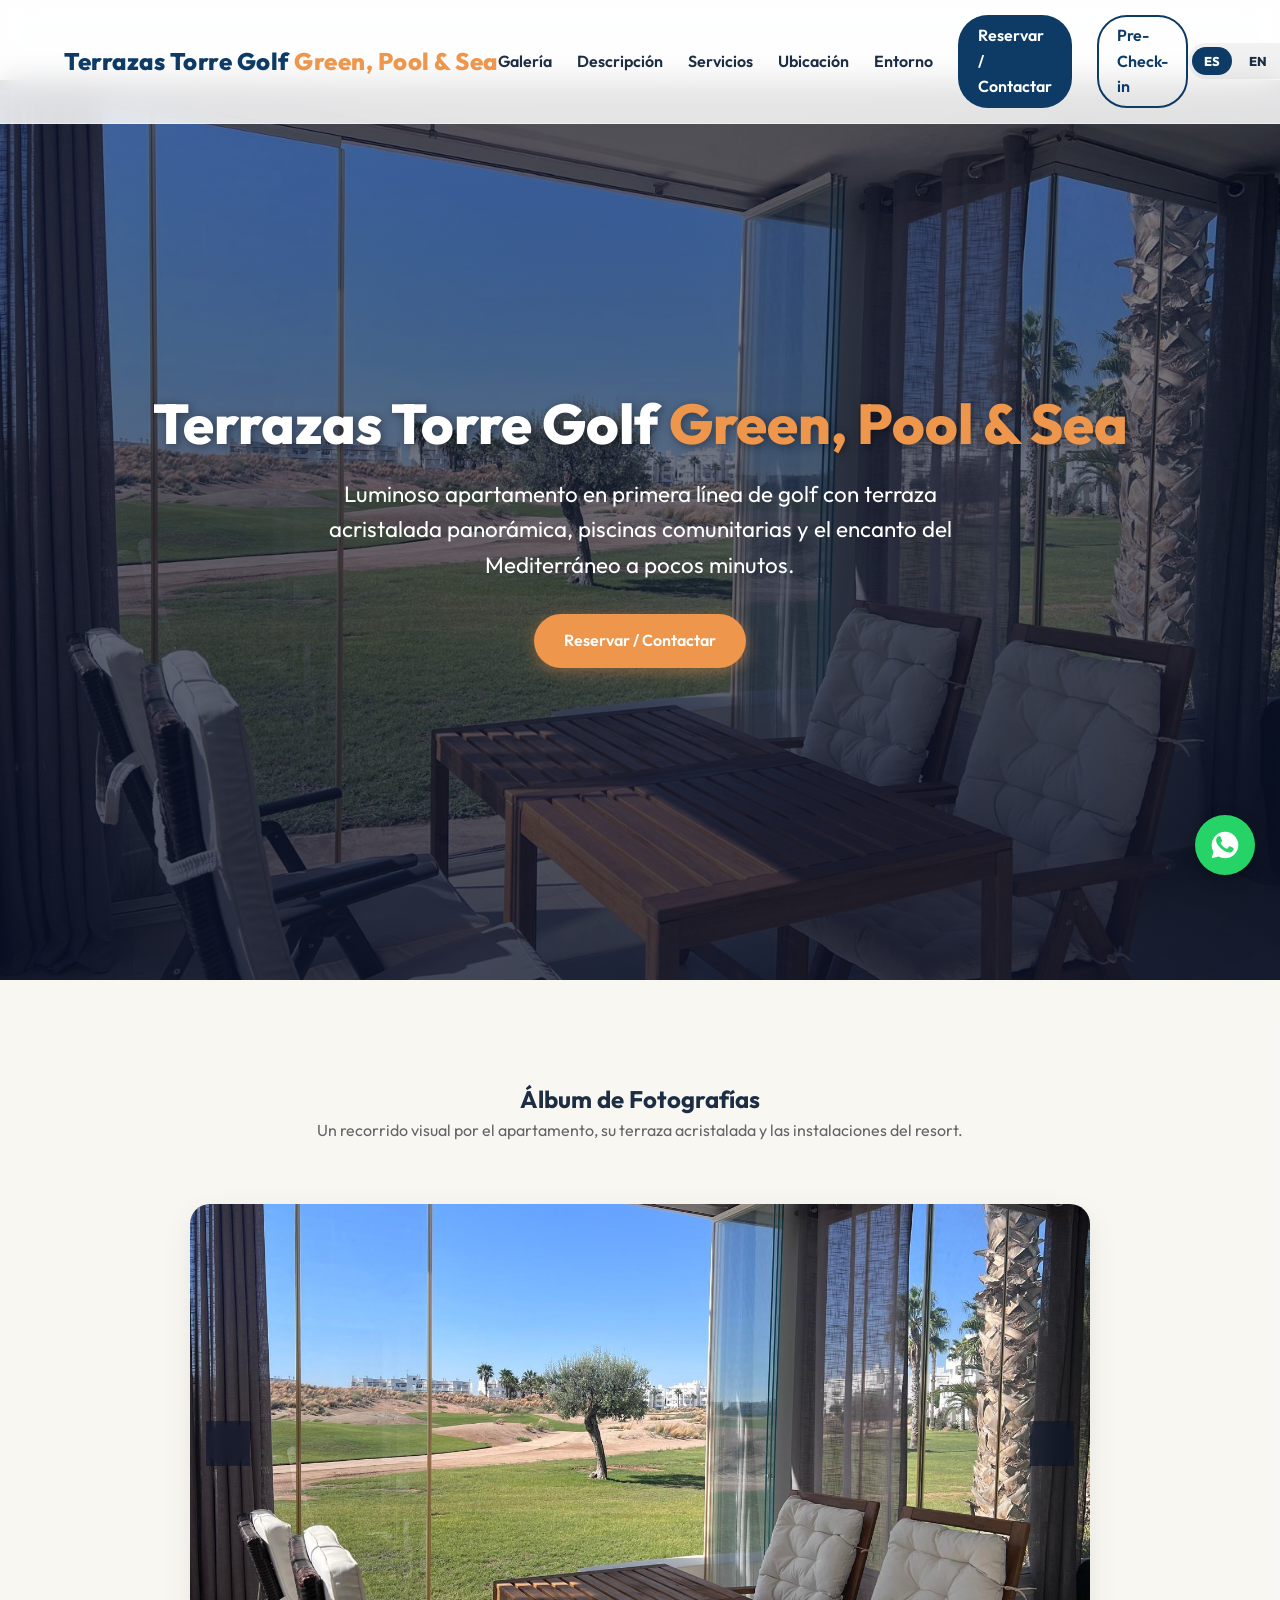
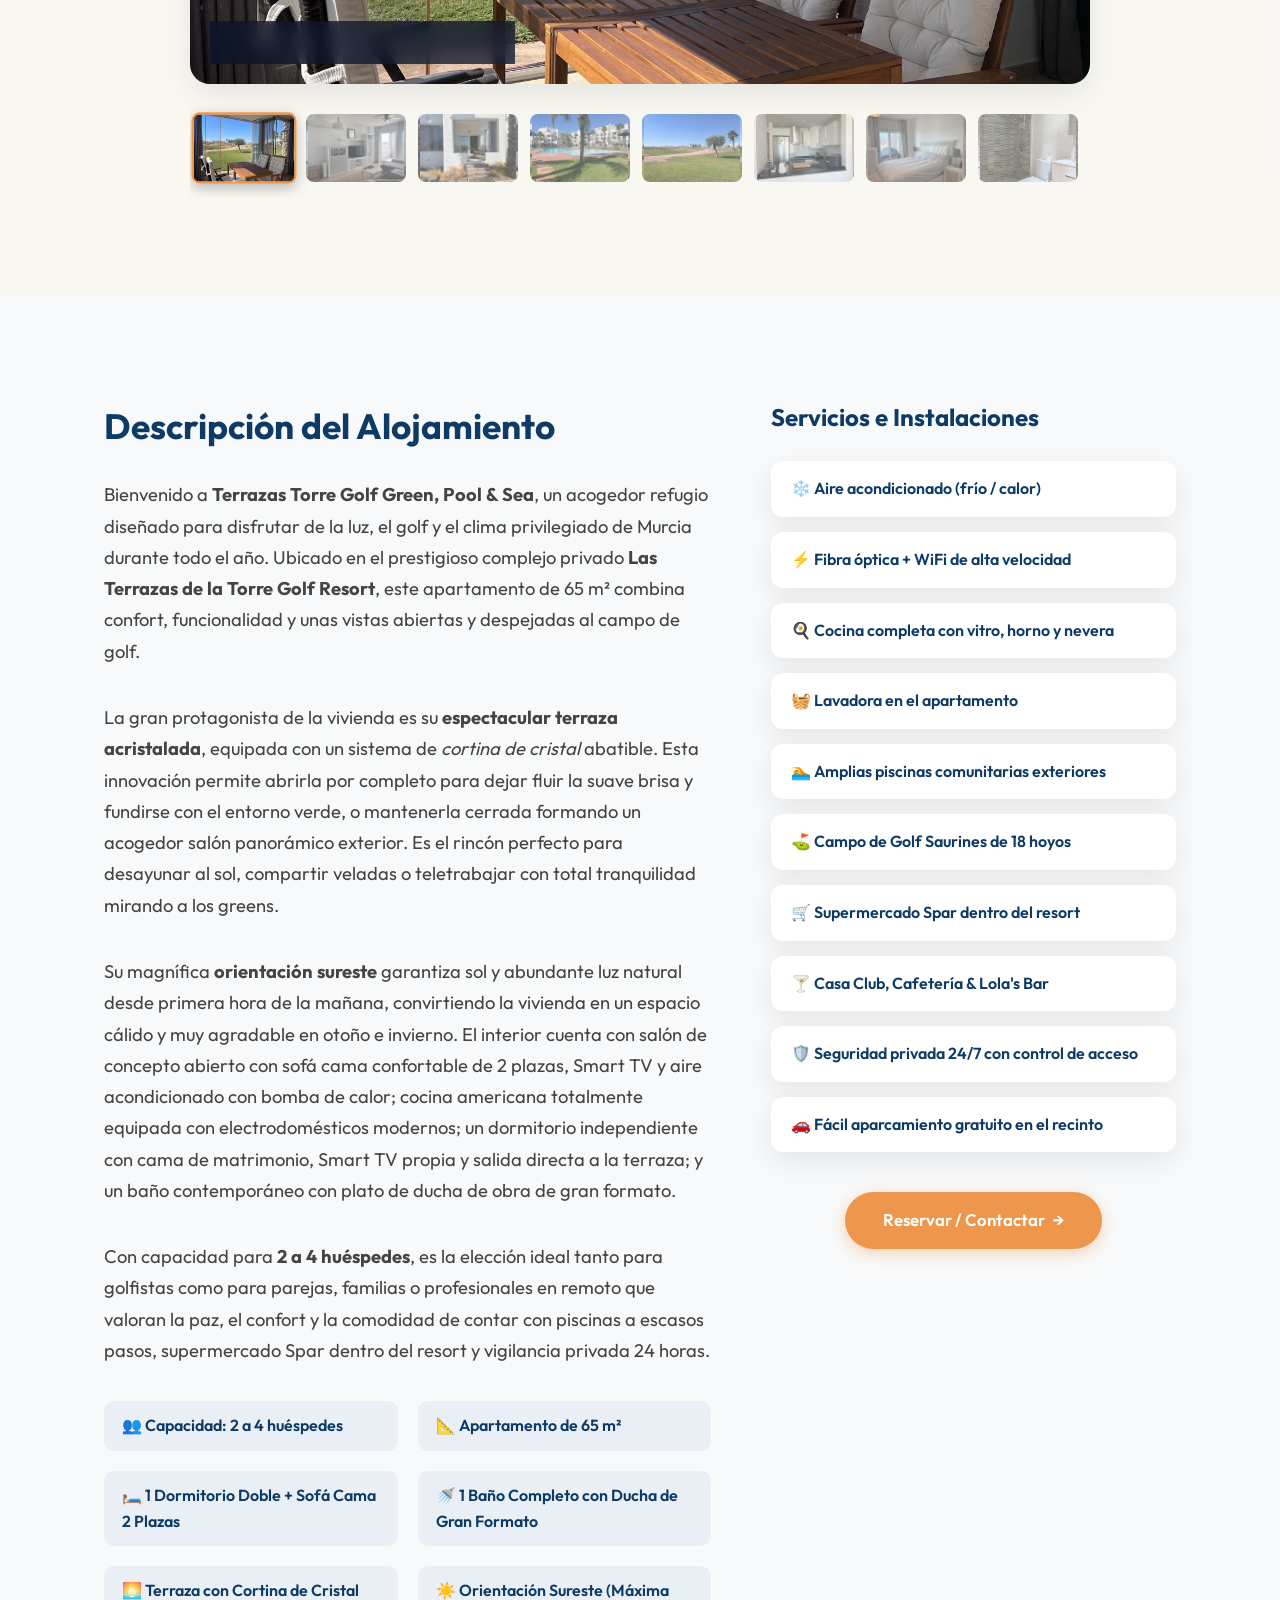
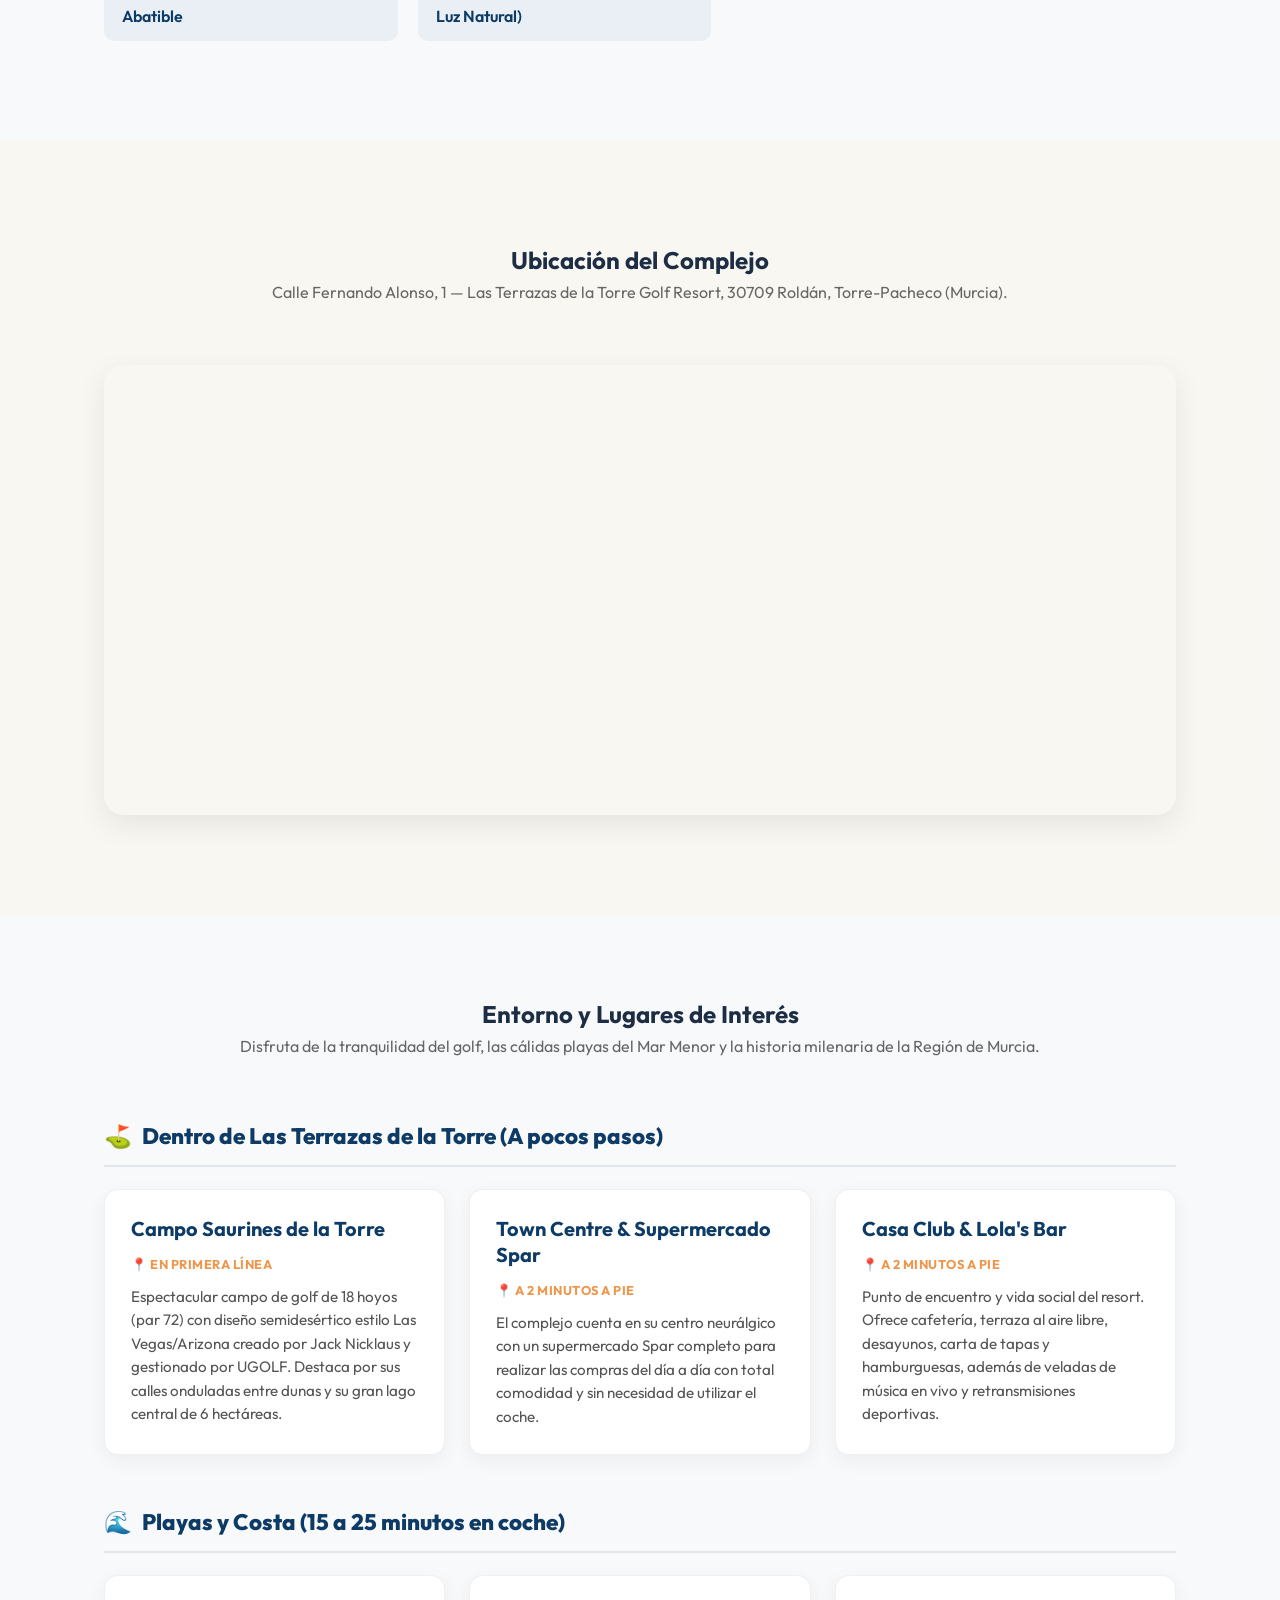
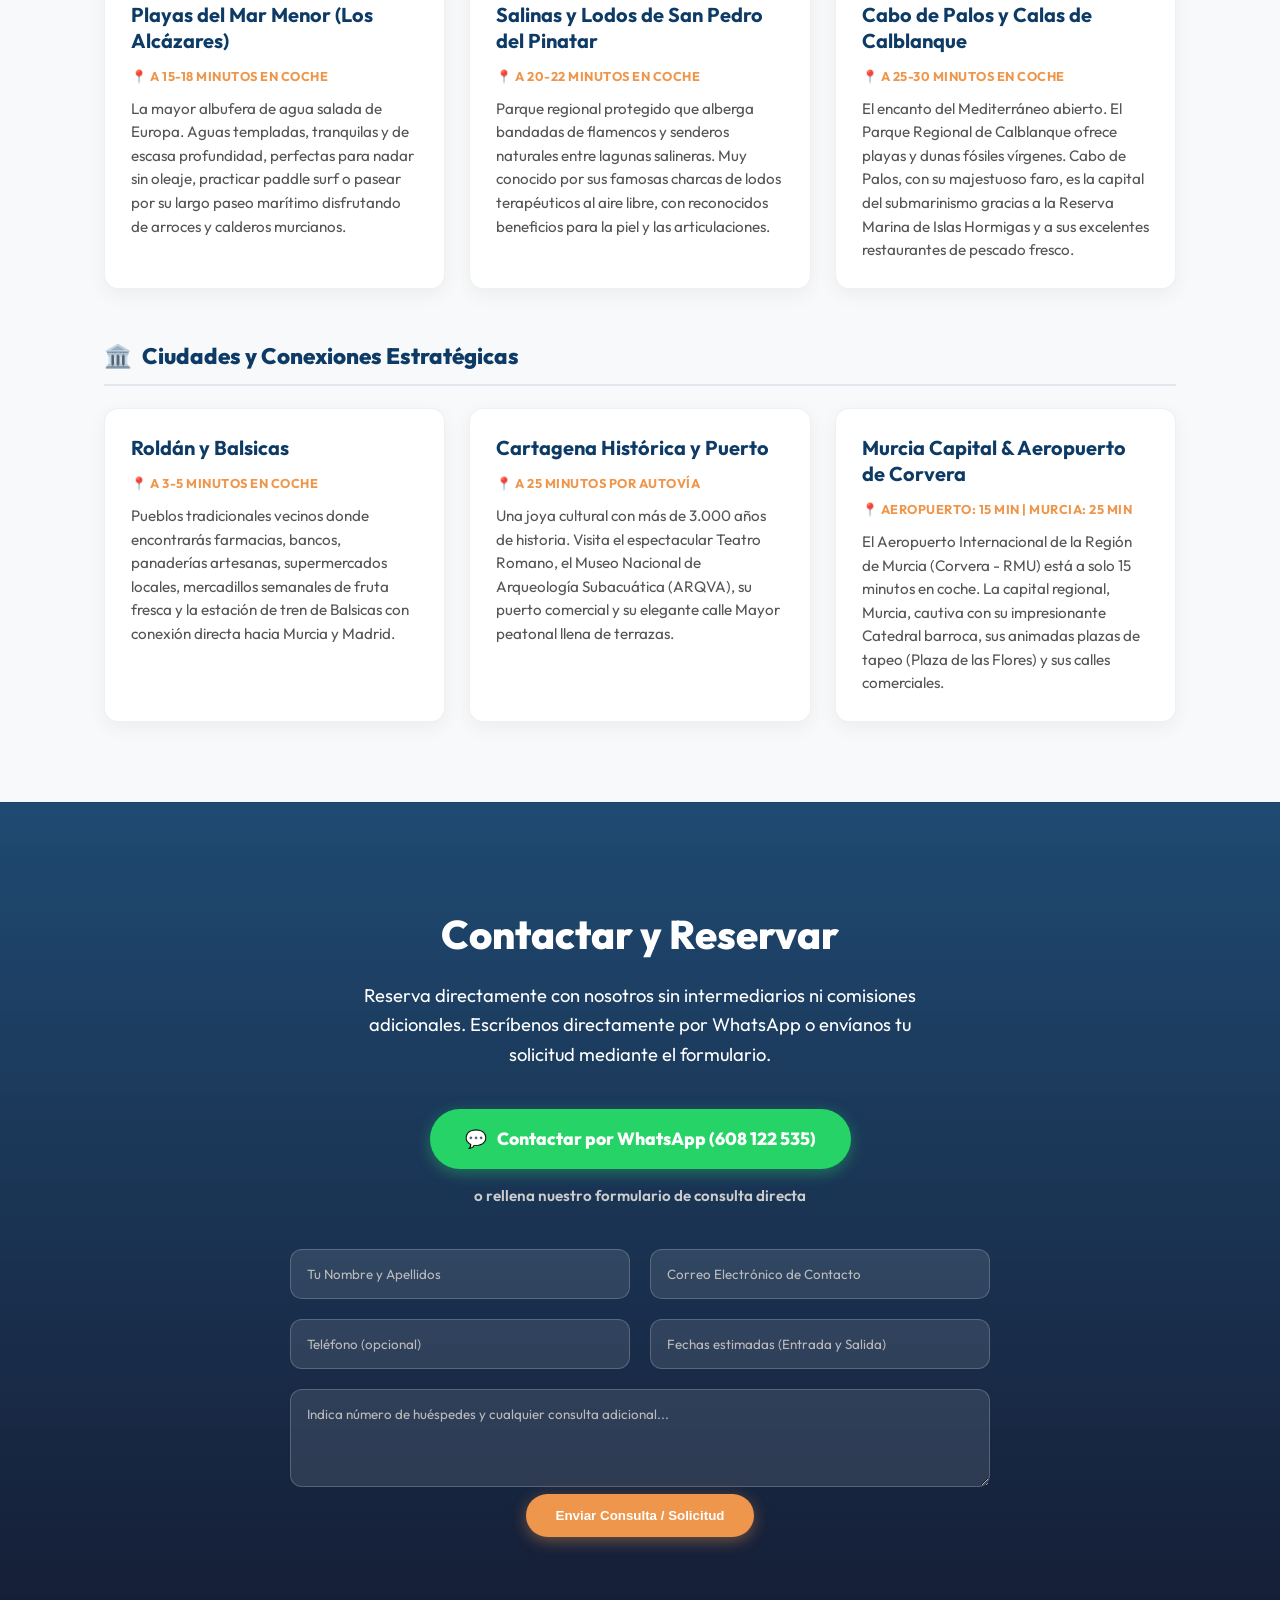
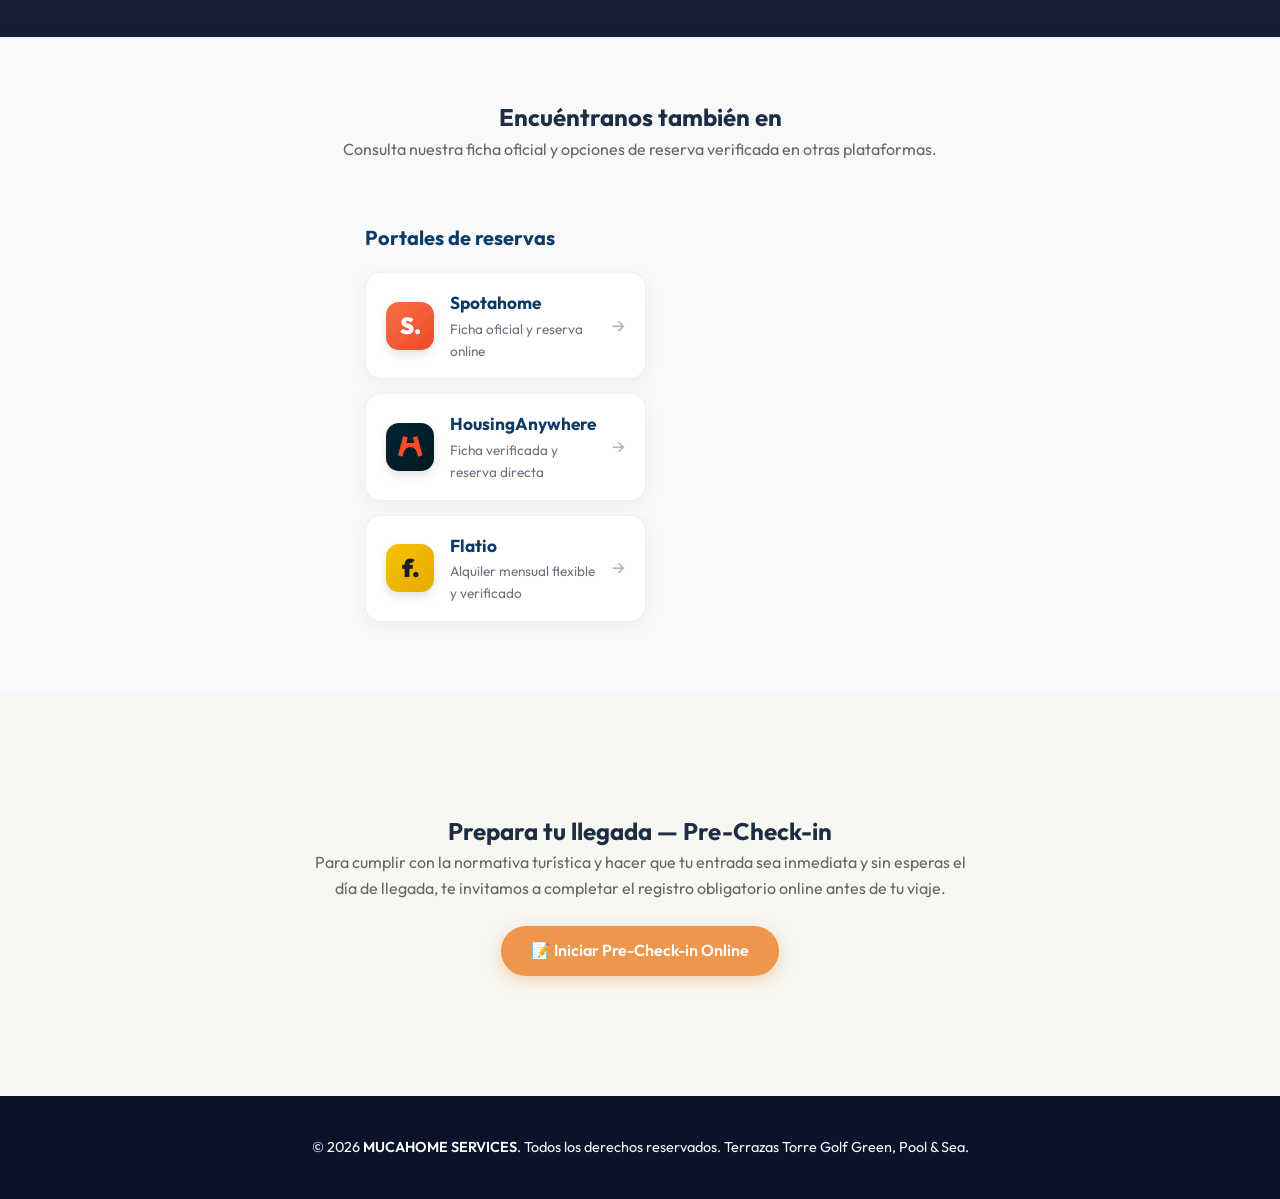
<file: terrazasgolf.html>
<!DOCTYPE html>
<html lang="es">
<head>
  <meta charset="UTF-8">
  <meta name="viewport" content="width=device-width, initial-scale=1.0">
  <title>Terrazas Torre Golf Green, Pool & Sea - Las Terrazas de la Torre Golf Resort, Murcia</title>
  <meta name="description" content="Terrazas Torre Golf Green, Pool & Sea: Luminoso apartamento de 65 m² en primera línea de golf con terraza acristalada (cortina de cristal), piscinas comunitarias y entorno privilegiado en Las Terrazas de la Torre (Murcia).">
  <link rel="icon" type="image/svg+xml" href="assets/favicon.svg">
  <link rel="icon" type="image/png" sizes="32x32" href="assets/favicon-32x32.png">
  <link rel="icon" type="image/png" sizes="16x16" href="assets/favicon-16x16.png">
  <link rel="apple-touch-icon" sizes="180x180" href="assets/apple-touch-icon.png">
  <link rel="shortcut icon" href="favicon.ico">
  <link rel="preconnect" href="https://fonts.googleapis.com">
  <link rel="preconnect" href="https://fonts.gstatic.com" crossorigin>
  <link href="https://fonts.googleapis.com/css2?family=Outfit:wght@300;400;600;700;800&display=swap" rel="stylesheet">
  <link rel="stylesheet" href="style.css?v=4.0">
</head>
<body class="ap-page terrazas-page">

  <!-- Header & Navegación -->
  <header class="main-header">
    <div class="logo">
      <a href="terrazasgolf.html">Terrazas Torre Golf <span>Green, Pool & Sea</span></a>
    </div>
    
    <nav class="nav-menu">
      <a href="#galeria" data-i18n="nav.gallery">Galería</a>
      <a href="#descripcion" data-i18n="nav.desc">Descripción</a>
      <a href="#servicios" data-i18n="nav.amenities">Servicios</a>
      <a href="#ubicacion" data-i18n="nav.map">Ubicación</a>
      <a href="#entorno" data-i18n="nav.surroundings">Entorno</a>
      <a href="#reservar" class="btn-nav" data-i18n="nav.book">Reservar / Contactar</a>
      <a href="#precheckin" class="btn-nav btn-precheckin" data-i18n="nav.precheckin">Pre-Check-in</a>
    </nav>

    <!-- Selector de 4 idiomas estándar Mucahome (ES, EN, DE, FR) -->
    <div class="language-selector">
      <button class="lang-btn active" onclick="changeLanguage('es')">ES</button>
      <button class="lang-btn" onclick="changeLanguage('en')">EN</button>
      <button class="lang-btn" onclick="changeLanguage('de')">DE</button>
      <button class="lang-btn" onclick="changeLanguage('fr')">FR</button>
    </div>
  </header>

  <!-- Hero Section -->
  <section class="hero ap-hero roble-hero">
    <div class="hero-bg" style="background-image: linear-gradient(rgba(11, 19, 43, 0.45), rgba(11, 19, 43, 0.78)), url('assets/terrazas/01_hero_terraza_golf.jpg'); background-position: center 42%;"></div>
    <div class="hero-content">
      <h1>Terrazas Torre Golf <span>Green, Pool & Sea</span></h1>
      <p data-i18n="hero.subtitle">Luminoso apartamento en primera línea de golf con terraza acristalada panorámica, piscinas comunitarias y el encanto del Mediterráneo a pocos minutos.</p>
      
      <a href="#reservar" class="btn-primary" data-i18n="hero.cta">Reservar / Contactar</a>
    </div>
  </section>

  <!-- Sección: Galería / Álbum de Fotos -->
  <section id="galeria" class="ap-section alt-bg">
    <div class="container">
      <h2 class="text-center" data-i18n="gallery.title">Álbum de Fotografías</h2>
      <p class="text-center subtitle-p" data-i18n="gallery.subtitle">Un recorrido visual por el apartamento, su terraza acristalada y las instalaciones del resort.</p>
      
      <!-- Slider Dinámico -->
      <div class="gallery-slider">
        <div class="slider-main" id="sliderMain" style="background-image: url('assets/terrazas/01_hero_terraza_golf.jpg');">
          <div class="slider-caption" id="sliderCaption">01. Terraza Acristalada y Vistas al Golf</div>
          <button class="slider-arrow prev-arrow" onclick="prevSlide()" aria-label="Foto anterior">&#10094;</button>
          <button class="slider-arrow next-arrow" onclick="nextSlide()" aria-label="Foto siguiente">&#10095;</button>
        </div>
        <div class="slider-thumbs" id="sliderThumbs">
          <!-- Miniaturas cargadas por JS -->
        </div>
      </div>
    </div>
  </section>

  <!-- Sección: Descripción y Ficha Técnica -->
  <section id="descripcion" class="ap-section">
    <div class="container">
      <div class="section-layout">
        <div class="left-col">
          <h2 data-i18n="desc.title">Descripción del Alojamiento</h2>
          
          <p class="ap-full-desc" data-i18n="desc.p1">
            Bienvenido a <strong>Terrazas Torre Golf Green, Pool & Sea</strong>, un acogedor refugio diseñado para disfrutar de la luz, el golf y el clima privilegiado de Murcia durante todo el año. Ubicado en el prestigioso complejo privado <strong>Las Terrazas de la Torre Golf Resort</strong>, este apartamento de 65 m² combina confort, funcionalidad y unas vistas abiertas y despejadas al campo de golf.
          </p>
          
          <p class="ap-full-desc" data-i18n="desc.p2">
            La gran protagonista de la vivienda es su <strong>espectacular terraza acristalada</strong>, equipada con un sistema de <em>cortina de cristal</em> abatible. Esta innovación permite abrirla por completo para dejar fluir la suave brisa y fundirse con el entorno verde, o mantenerla cerrada formando un acogedor salón panorámico exterior. Es el rincón perfecto para desayunar al sol, compartir veladas o teletrabajar con total tranquilidad mirando a los greens.
          </p>

          <p class="ap-full-desc" data-i18n="desc.p3">
            Su magnífica <strong>orientación sureste</strong> garantiza sol y abundante luz natural desde primera hora de la mañana, convirtiendo la vivienda en un espacio cálido y muy agradable en otoño e invierno. El interior cuenta con salón de concepto abierto con sofá cama confortable de 2 plazas, Smart TV y aire acondicionado con bomba de calor; cocina americana totalmente equipada con electrodomésticos modernos; un dormitorio independiente con cama de matrimonio, Smart TV propia y salida directa a la terraza; y un baño contemporáneo con plato de ducha de obra de gran formato.
          </p>

          <p class="ap-full-desc" data-i18n="desc.p4">
            Con capacidad para <strong>2 a 4 huéspedes</strong>, es la elección ideal tanto para golfistas como para parejas, familias o profesionales en remoto que valoran la paz, el confort y la comodidad de contar con piscinas a escasos pasos, supermercado Spar dentro del resort y vigilancia privada 24 horas.
          </p>
          
          <!-- Especificaciones Clave de la Vivienda -->
          <div class="ap-specs">
            <div class="spec-item">👥 <span data-i18n="specs.capacity">Capacidad: 2 a 4 huéspedes</span></div>
            <div class="spec-item">📐 <span data-i18n="specs.area">Apartamento de 65 m²</span></div>
            <div class="spec-item">🛏️ <span data-i18n="specs.rooms">1 Dormitorio Doble + Sofá Cama 2 Plazas</span></div>
            <div class="spec-item">🚿 <span data-i18n="specs.baths">1 Baño Completo con Ducha de Gran Formato</span></div>
            <div class="spec-item">🌅 <span data-i18n="specs.terrace">Terraza con Cortina de Cristal Abatible</span></div>
            <div class="spec-item">☀️ <span data-i18n="specs.orientation">Orientación Sureste (Máxima Luz Natural)</span></div>
          </div>
        </div>

        <!-- Columna Derecha: Servicios e Instalaciones -->
        <div class="right-col" id="servicios">
          <h3 data-i18n="amenities.title">Servicios e Instalaciones</h3>
          <ul class="amenities-grid-list">
            <li data-i18n="amenity.ac">❄️ Aire acondicionado (frío / calor)</li>
            <li data-i18n="amenity.wifi">⚡ Fibra óptica + WiFi de alta velocidad</li>
            <li data-i18n="amenity.kitchen">🍳 Cocina completa con vitro, horno y nevera</li>
            <li data-i18n="amenity.washing">🧺 Lavadora en el apartamento</li>
            <li data-i18n="amenity.pools">🏊 Amplias piscinas comunitarias exteriores</li>
            <li data-i18n="amenity.golf">⛳ Campo de Golf Saurines de 18 hoyos</li>
            <li data-i18n="amenity.spar">🛒 Supermercado Spar dentro del resort</li>
            <li data-i18n="amenity.clubhouse">🍸 Casa Club, Cafetería & Lola's Bar</li>
            <li data-i18n="amenity.security">🛡️ Seguridad privada 24/7 con control de acceso</li>
            <li data-i18n="amenity.parking">🚗 Fácil aparcamiento gratuito en el recinto</li>
          </ul>

          <div class="desc-cta-box" style="margin-top: 40px; text-align: center; display: flex; justify-content: center;">
            <a href="#reservar" class="btn-primary desc-cta-btn" style="display: inline-flex; align-items: center; justify-content: center; gap: 8px; padding: 15px 38px; font-size: 1.05rem; border-radius: 30px; text-decoration: none;">
              <span data-i18n="nav.book">Reservar / Contactar</span> &rarr;
            </a>
          </div>
        </div>
      </div>
    </div>
  </section>

  <!-- Sección: Ubicación y Mapa Exacto -->
  <section id="ubicacion" class="ap-section alt-bg">
    <div class="container">
      <h2 class="text-center" data-i18n="map.title">Ubicación del Complejo</h2>
      <p class="text-center subtitle-p" data-i18n="map.subtitle">
        Calle Fernando Alonso, 1 — Las Terrazas de la Torre Golf Resort, 30709 Roldán, Torre-Pacheco (Murcia).
      </p>
      
      <div class="map-iframe-container">
        <iframe src="https://maps.google.com/maps?q=Las+Terrazas+de+la+Torre+Golf+Resort,+Torre-Pacheco,+Murcia&hl=es&z=14&output=embed" allowfullscreen="" loading="lazy"></iframe>
      </div>
    </div>
  </section>

  <!-- Sección: Entorno y Lugares Cercanos -->
  <section id="entorno" class="ap-section surroundings-section">
    <div class="container">
      <h2 class="text-center" data-i18n="surroundings.mainTitle">Entorno y Lugares de Interés</h2>
      <p class="text-center subtitle-p" data-i18n="surroundings.mainSubtitle">
        Disfruta de la tranquilidad del golf, las cálidas playas del Mar Menor y la historia milenaria de la Región de Murcia.
      </p>

      <!-- Grupo 1: Dentro del Resort -->
      <div class="surroundings-group">
        <h3 class="surroundings-group-title">
          ⛳ <span data-i18n="surroundings.group1Title">Dentro de Las Terrazas de la Torre (A pocos pasos)</span>
        </h3>
        <div class="surroundings-grid">
          
          <div class="place-card">
            <div class="place-card-top">
              <h4 data-i18n="place.saurinesGolf">Campo Saurines de la Torre</h4>
            </div>
            <span class="place-dist" data-i18n="dist.resortStep">📍 En primera línea</span>
            <p class="place-desc" data-i18n="desc.saurinesGolf">
              Espectacular campo de golf de 18 hoyos (par 72) con diseño semidesértico estilo Las Vegas/Arizona creado por Jack Nicklaus y gestionado por UGOLF. Destaca por sus calles onduladas entre dunas y su gran lago central de 6 hectáreas.
            </p>
          </div>

          <div class="place-card">
            <div class="place-card-top">
              <h4 data-i18n="place.spar">Town Centre & Supermercado Spar</h4>
            </div>
            <span class="place-dist" data-i18n="dist.walkResort">📍 A 2 minutos a pie</span>
            <p class="place-desc" data-i18n="desc.spar">
              El complejo cuenta en su centro neurálgico con un supermercado Spar completo para realizar las compras del día a día con total comodidad y sin necesidad de utilizar el coche.
            </p>
          </div>

          <div class="place-card">
            <div class="place-card-top">
              <h4 data-i18n="place.clubhouse">Casa Club & Lola's Bar</h4>
            </div>
            <span class="place-dist" data-i18n="dist.walkResort">📍 A 2 minutos a pie</span>
            <p class="place-desc" data-i18n="desc.clubhouse">
              Punto de encuentro y vida social del resort. Ofrece cafetería, terraza al aire libre, desayunos, carta de tapas y hamburguesas, además de veladas de música en vivo y retransmisiones deportivas.
            </p>
          </div>

        </div>
      </div>

      <!-- Grupo 2: Playas y Mar Menor -->
      <div class="surroundings-group">
        <h3 class="surroundings-group-title">
          🌊 <span data-i18n="surroundings.group2Title">Playas y Costa (15 a 25 minutos en coche)</span>
        </h3>
        <div class="surroundings-grid">
          
          <div class="place-card">
            <div class="place-card-top">
              <h4 data-i18n="place.marmenor">Playas del Mar Menor (Los Alcázares)</h4>
            </div>
            <span class="place-dist" data-i18n="dist.marmenor">📍 A 15-18 minutos en coche</span>
            <p class="place-desc" data-i18n="desc.marmenor">
              La mayor albufera de agua salada de Europa. Aguas templadas, tranquilas y de escasa profundidad, perfectas para nadar sin oleaje, practicar paddle surf o pasear por su largo paseo marítimo disfrutando de arroces y calderos murcianos.
            </p>
          </div>

          <div class="place-card">
            <div class="place-card-top">
              <h4 data-i18n="place.sanpedro">Salinas y Lodos de San Pedro del Pinatar</h4>
            </div>
            <span class="place-dist" data-i18n="dist.sanpedro">📍 A 20-22 minutos en coche</span>
            <p class="place-desc" data-i18n="desc.sanpedro">
              Parque regional protegido que alberga bandadas de flamencos y senderos naturales entre lagunas salineras. Muy conocido por sus famosas charcas de lodos terapéuticos al aire libre, con reconocidos beneficios para la piel y las articulaciones.
            </p>
          </div>

          <div class="place-card">
            <div class="place-card-top">
              <h4 data-i18n="place.calblanque">Cabo de Palos y Calas de Calblanque</h4>
            </div>
            <span class="place-dist" data-i18n="dist.calblanque">📍 A 25-30 minutos en coche</span>
            <p class="place-desc" data-i18n="desc.calblanque">
              El encanto del Mediterráneo abierto. El Parque Regional de Calblanque ofrece playas y dunas fósiles vírgenes. Cabo de Palos, con su majestuoso faro, es la capital del submarinismo gracias a la Reserva Marina de Islas Hormigas y a sus excelentes restaurantes de pescado fresco.
            </p>
          </div>

        </div>
      </div>

      <!-- Grupo 3: Ciudades, Servicios y Aeropuertos -->
      <div class="surroundings-group" style="margin-bottom: 0;">
        <h3 class="surroundings-group-title">
          🏛️ <span data-i18n="surroundings.group3Title">Ciudades y Conexiones Estratégicas</span>
        </h3>
        <div class="surroundings-grid">
          
          <div class="place-card">
            <div class="place-card-top">
              <h4 data-i18n="place.roldan">Roldán y Balsicas</h4>
            </div>
            <span class="place-dist" data-i18n="dist.roldan">📍 A 3-5 minutos en coche</span>
            <p class="place-desc" data-i18n="desc.roldan">
              Pueblos tradicionales vecinos donde encontrarás farmacias, bancos, panaderías artesanas, supermercados locales, mercadillos semanales de fruta fresca y la estación de tren de Balsicas con conexión directa hacia Murcia y Madrid.
            </p>
          </div>

          <div class="place-card">
            <div class="place-card-top">
              <h4 data-i18n="place.cartagena">Cartagena Histórica y Puerto</h4>
            </div>
            <span class="place-dist" data-i18n="dist.cartagena">📍 A 25 minutos por autovía</span>
            <p class="place-desc" data-i18n="desc.cartagena">
              Una joya cultural con más de 3.000 años de historia. Visita el espectacular Teatro Romano, el Museo Nacional de Arqueología Subacuática (ARQVA), su puerto comercial y su elegante calle Mayor peatonal llena de terrazas.
            </p>
          </div>

          <div class="place-card">
            <div class="place-card-top">
              <h4 data-i18n="place.murcia">Murcia Capital & Aeropuerto de Corvera</h4>
            </div>
            <span class="place-dist" data-i18n="dist.murcia">📍 Aeropuerto: 15 min | Murcia: 25 min</span>
            <p class="place-desc" data-i18n="desc.murcia">
              El Aeropuerto Internacional de la Región de Murcia (Corvera - RMU) está a solo 15 minutos en coche. La capital regional, Murcia, cautiva con su impresionante Catedral barroca, sus animadas plazas de tapeo (Plaza de las Flores) y sus calles comerciales.
            </p>
          </div>

        </div>
      </div>

    </div>
  </section>

  <!-- Sección: Contacto / Reserva Directa -->
  <section id="reservar" class="ap-section booking-section">
    <div class="hero-bg" style="background-image: linear-gradient(rgba(13, 59, 102, 0.92), rgba(11, 19, 43, 0.96));"></div>
    <div class="container booking-content">
      <h2 data-i18n="booking.title">Contactar y Reservar</h2>
      <p data-i18n="booking.desc">
        Reserva directamente con nosotros sin intermediarios ni comisiones adicionales. Escríbenos directamente por WhatsApp o envíanos tu solicitud mediante el formulario.
      </p>
      
      <div class="booking-options">
        <a href="https://wa.me/34608122535?text=Hola,%20estoy%20interesado%20en%20consultar%20/%20reservar%20en%20Terrazas%20Torre%20Golf%20Green,%20Pool%20%26%20Sea" target="_blank" class="btn-whatsapp">
          💬 <span data-i18n="btn.whatsapp">Contactar por WhatsApp (608 122 535)</span>
        </a>
        <span class="booking-or" data-i18n="booking.or">o rellena nuestro formulario de consulta directa</span>
      </div>

      <form class="booking-form" id="terrazasBookingForm" onsubmit="handleTerrazasBooking(event)">
        <!-- Campo Honeypot Oculto (Anti-Bot) -->
        <input type="text" name="_honey" class="hp-field" tabindex="-1" autocomplete="off">

        <div class="form-row">
          <input type="text" id="bookingName" required placeholder="Tu Nombre y Apellidos">
          <input type="email" id="bookingEmail" required placeholder="Correo Electrónico de Contacto">
        </div>
        <div class="form-row">
          <input type="tel" id="bookingPhone" placeholder="Teléfono (opcional)">
          <input type="text" id="bookingDates" placeholder="Fechas estimadas (Entrada y Salida)">
        </div>
        <textarea id="bookingMessage" rows="4" required placeholder="Indica número de huéspedes y cualquier consulta adicional..."></textarea>
        <button type="submit" id="terrazasSubmitBtn" class="btn-primary" data-i18n="booking.send">Enviar Consulta / Solicitud</button>
        <div id="terrazasFormStatus" class="form-status-msg" role="alert"></div>
      </form>

    </div>
  </section>

  <!-- Sección: Encuéntranos también en (Spotahome) -->
  <section id="canales" class="ap-section channels-section">
    <div class="container">
      <div class="section-title-wrapper channels-header text-center">
        <h2 data-i18n="channels.title">Encuéntranos también en</h2>
        <p class="subtitle-p" data-i18n="channels.subtitle">Consulta nuestra ficha oficial y opciones de reserva verificada en otras plataformas.</p>
      </div>

      <div class="channels-grid" style="max-width: 550px; margin: 0 auto;">
        <div class="channel-group" style="width: 100%;">
          <h3 data-i18n="channels.portalsTitle">Portales de reservas</h3>
          <div class="channel-buttons">
            <a href="https://www.spotahome.com/es/murcia/for-rent:apartments/1741142" target="_blank" rel="noopener noreferrer" class="channel-card-link" id="channelSpotahome">
              <div class="channel-icon spotahome">
                <span class="spotahome-mark">S.</span>
              </div>
              <div class="channel-info">
                <span class="channel-name">Spotahome</span>
                <span class="channel-sub" data-i18n="channels.portalSubSpotahome">Ficha oficial y reserva online</span>
              </div>
              <span class="channel-arrow">→</span>
            </a>

            <a href="https://housinganywhere.com/room/ut1749009/es/Murcia/calle-steffi-graf" target="_blank" rel="noopener noreferrer" class="channel-card-link" id="channelHousingAnywhere">
              <div class="channel-icon housinganywhere">
                <svg viewBox="0 0 45 45" width="26" height="26" fill="none" aria-hidden="true">
                  <path d="M9.94 38.307l1.744-6.472c1.482-5.5 5.533-9.367 11.316-9.367s9.834 3.868 11.316 9.367l1.745 6.472c.169.618.595.862 1.214.694l5.975-1.62c.619-.169.864-.594.7-1.212L35.536 4.746c-.169-.623-.6-.862-1.22-.693l-5.999 1.654c-.618.17-.857.6-.694 1.218l2.276 8.464H16.102l2.276-8.464c.163-.618-.076-1.049-.695-1.218l-5.999-1.654c-.618-.17-1.05.07-1.22.693L2.05 36.169c-.163.618.082 1.043.7 1.212l5.977 1.62c.618.169 1.044-.076 1.213-.694z" fill="#FF4B27"/>
                </svg>
              </div>
              <div class="channel-info">
                <span class="channel-name">HousingAnywhere</span>
                <span class="channel-sub" data-i18n="channels.portalSubHousing">Ficha verificada y reserva directa</span>
              </div>
              <span class="channel-arrow">→</span>
            </a>

            <a href="https://www.flatio.es/alquiler/piso/134699-roldan" target="_blank" rel="noopener noreferrer" class="channel-card-link" id="channelFlatio">
              <div class="channel-icon flatio">
                <span class="flatio-mark">f.</span>
              </div>
              <div class="channel-info">
                <span class="channel-name">Flatio</span>
                <span class="channel-sub" data-i18n="channels.portalSubFlatio">Alquiler mensual flexible y verificado</span>
              </div>
              <span class="channel-arrow">→</span>
            </a>
          </div>
        </div>
      </div>
    </div>
  </section>

  <!-- Sección: Pre-Check-in -->
  <section id="precheckin" class="ap-section alt-bg">
    <div class="container text-center" style="max-width: 700px; margin: 0 auto; padding: 20px;">
      <h2 data-i18n="precheckin.title">Prepara tu llegada — Pre-Check-in</h2>
      <p class="subtitle-p" style="margin-bottom: 25px; line-height: 1.6;" data-i18n="precheckin.desc">
        Para cumplir con la normativa turística y hacer que tu entrada sea inmediata y sin esperas el día de llegada, te invitamos a completar el registro obligatorio online antes de tu viaje.
      </p>
      <a href="https://mucahome-registro.vercel.app/" target="_blank" class="btn-primary" style="display: inline-block; text-decoration: none; padding: 12px 30px;" data-i18n="precheckin.btn">📝 Iniciar Pre-Check-in Online</a>
    </div>
  </section>

  <!-- Botón Flotante de WhatsApp -->
  <a href="https://wa.me/34608122535?text=Hola,%20estoy%20interesado%20en%20consultar%20/%20reservar%20en%20Terrazas%20Torre%20Golf%20Green,%20Pool%20%26%20Sea" target="_blank" class="whatsapp-float" aria-label="Contactar por WhatsApp">
    <svg viewBox="0 0 24 24" width="32" height="32" fill="currentColor" style="display: block;"><path d="M12.001 2C6.478 2 2 6.478 2 12c0 1.764.462 3.486 1.34 5.006L2 22l5.148-1.314A9.957 9.957 0 0012 22c5.522 0 10-4.478 10-10s-4.478-10-10-10zm5.82 14.286c-.244.686-1.42 1.314-1.956 1.396-.514.078-1.154.11-3.696-.944-3.242-1.344-5.328-4.664-5.49-4.88-.162-.216-1.306-1.74-1.306-3.322 0-1.582.828-2.36 1.12-2.68.294-.32.642-.4.856-.4.214 0 .428.002.616.012.2.01.468-.076.732.558.274.66.936 2.28 1.018 2.448.082.168.136.366.026.586-.11.22-.164.356-.328.548-.164.192-.344.428-.492.574-.164.164-.334.342-.144.668.19.326.844 1.392 1.81 2.254 1.246 1.11 2.298 1.452 2.624 1.616.326.164.516.136.708-.084.192-.22.82-1.074 1.038-1.442.218-.368.436-.308.73-.2.294.108 1.864.878 2.184 1.038.32.16.534.24.614.374.08.134.08.776-.164 1.462z"/></svg>
  </a>

  <!-- Footer Oficial -->
  <footer class="main-footer">
    <p>&copy; 2026 <a href="https://www.mucahome.com" target="_blank">Mucahome Services</a>. <span data-i18n="footer.rights">Todos los derechos reservados.</span> Terrazas Torre Golf Green, Pool & Sea.</p>
  </footer>

  <!-- Script Lógica, Galería y Traducciones (ES, EN, DE, FR) -->
  <script>
    // Inventario de Fotos Curadas y Optimizadas
    const terrazasPhotos = [
      {
        src: "assets/terrazas/01_hero_terraza_golf.jpg",
        title_es: "01. Terraza Acristalada y Vistas al Golf",
        title_en: "01. Enclosed Glass Terrace & Golf Views",
        title_de: "01. Verglaste Terrasse mit Golfblick",
        title_fr: "01. Terrasse Vitrée et Vue sur le Golf"
      },
      {
        src: "assets/terrazas/02_salon_luminoso.jpg",
        title_es: "02. Salón-Comedor Luminoso con Climatización",
        title_en: "02. Bright Living-Dining Room with A/C",
        title_de: "02. Helles Wohn- und Esszimmer mit Klimaanlage",
        title_fr: "02. Salon-Salle à Manger Lumineux et Climatisé"
      },
      {
        src: "assets/terrazas/03_terraza_cortina_cristal.jpg",
        title_es: "03. Terraza con Cortina de Cristal y Acceso al Jardín",
        title_en: "03. Glass Curtain Terrace with Garden Steps",
        title_de: "03. Glasvorhang-Terrasse mit Gartenzugang",
        title_fr: "03. Terrasse en Verre Panoramique et Accès Jardin"
      },
      {
        src: "assets/terrazas/04_piscina_resort.jpg",
        title_es: "04. Piscina Comunitaria del Complejo",
        title_en: "04. Resort Community Swimming Pool",
        title_de: "04. Gemeinschaftspool der Anlage",
        title_fr: "04. Piscine Commune du Complexe"
      },
      {
        src: "assets/terrazas/05_vistas_campo_golf.jpg",
        title_es: "05. Vistas Panorámicas al Campo de Golf Saurines",
        title_en: "05. Panoramic Views of Saurines Golf Course",
        title_de: "05. Panoramablick auf den Golfplatz Saurines",
        title_fr: "05. Vue Panoramique sur le Golf Saurines"
      },
      {
        src: "assets/terrazas/06_cocina_equipada.jpg",
        title_es: "06. Cocina Abierta Totalmente Equipada",
        title_en: "06. Fully Equipped Open Kitchen",
        title_de: "06. Voll ausgestattete offene Küche",
        title_fr: "06. Cuisine Américaine Entièrement Équipée"
      },
      {
        src: "assets/terrazas/07_dormitorio_principal.jpg",
        title_es: "07. Dormitorio Principal con Cama Doble",
        title_en: "07. Master Bedroom with Double Bed",
        title_de: "07. Hauptschlafzimmer mit Doppelbett",
        title_fr: "07. Chambre Principale avec Lit Double"
      },
      {
        src: "assets/terrazas/08_bano_ducha_lluvia.jpg",
        title_es: "08. Baño Moderno con Ducha de Gran Formato",
        title_en: "08. Modern Bathroom with Walk-in Shower",
        title_de: "08. Modernes Bad mit ebenerdiger Regendusche",
        title_fr: "08. Salle de Bain Moderne avec Douche à l'Italienne"
      },
      {
        src: "assets/terrazas/09_salon_concepto_abierto.jpg",
        title_es: "09. Ambiente Diáfano de Salón y Cocina Integrada",
        title_en: "09. Open Concept Living Area & Kitchen Bar",
        title_de: "09. Offener Wohnbereich mit Küchentheke",
        title_fr: "09. Espace de Vie Ouvert et Bar Cuisine"
      },
      {
        src: "assets/terrazas/10_dormitorio_detalle_tv.jpg",
        title_es: "10. Dormitorio con Smart TV y Espejo Vestidor",
        title_en: "10. Bedroom with Wall Smart TV & Full Mirror",
        title_de: "10. Schlafzimmer mit Wand-Smart-TV & Ganzkörperspiegel",
        title_fr: "10. Chambre avec Smart TV Murale & Grand Miroir"
      },
      {
        src: "assets/terrazas/11_cocina_electrodomesticos.jpg",
        title_es: "11. Zona de Cocinado, Horno y Lavadora",
        title_en: "11. Cooking Area, Oven & Washing Machine",
        title_de: "11. Kochbereich, Backofen & Waschmaschine",
        title_fr: "11. Zone de Cuisson, Four et Lave-linge"
      },
      {
        src: "assets/terrazas/12_jardines_palmeras_resort.jpg",
        title_es: "12. Jardines Cuidados y Palmeras del Resort",
        title_en: "12. Manicured Resort Gardens & Palm Trees",
        title_de: "12. Gepflegte Gartenanlagen & Palmen des Resorts",
        title_fr: "12. Jardins Soignés et Palmiers du Resort"
      },
      {
        src: "assets/terrazas/13_edificio_arquitectura_mediterranea.jpg",
        title_es: "13. Arquitectura Mediterránea del Complejo",
        title_en: "13. Mediterranean Architecture of the Complex",
        title_de: "13. Weiße mediterrane Architektur der Anlage",
        title_fr: "13. Architecture Méditerranéenne Blanche du Complexe"
      },
      {
        src: "assets/terrazas/14_salon_perspectiva_terraza.jpg",
        title_es: "14. Perspectiva del Salón hacia la Terraza Exterior",
        title_en: "14. Living Room View Towards Sunny Terrace",
        title_de: "14. Wohnzimmer-Blick zur sonnigen Außenterrasse",
        title_fr: "14. Vue du Salon vers la Terrasse Ensoleillée"
      }
    ];

    let currentPhotoIdx = 0;
    let currentLang = 'es';

    function initGallery() {
      const thumbsContainer = document.getElementById("sliderThumbs");
      thumbsContainer.innerHTML = "";
      terrazasPhotos.forEach((photo, idx) => {
        const thumb = document.createElement("div");
        thumb.className = `thumb-item ${idx === 0 ? 'active' : ''}`;
        thumb.style.backgroundImage = `url('${photo.src}')`;
        thumb.title = getPhotoTitle(photo, currentLang);
        thumb.onclick = () => selectSlide(idx);
        thumbsContainer.appendChild(thumb);
      });
      updateSlide();
    }

    function getPhotoTitle(photo, lang) {
      if (lang === 'en') return photo.title_en;
      if (lang === 'de') return photo.title_de;
      if (lang === 'fr') return photo.title_fr;
      return photo.title_es;
    }

    function selectSlide(idx) {
      currentPhotoIdx = idx;
      updateSlide(true);
    }

    function prevSlide() {
      currentPhotoIdx = (currentPhotoIdx - 1 + terrazasPhotos.length) % terrazasPhotos.length;
      updateSlide(true);
    }

    function nextSlide() {
      currentPhotoIdx = (currentPhotoIdx + 1) % terrazasPhotos.length;
      updateSlide(true);
    }

    function updateSlide(scrollThumb = false) {
      const main = document.getElementById("sliderMain");
      const caption = document.getElementById("sliderCaption");
      const photo = terrazasPhotos[currentPhotoIdx];
      main.style.backgroundImage = `url('${photo.src}')`;
      caption.innerText = getPhotoTitle(photo, currentLang);

      const thumbs = document.querySelectorAll(".thumb-item");
      thumbs.forEach((el, idx) => {
        el.classList.toggle("active", idx === currentPhotoIdx);
      });

      if (scrollThumb) {
        const thumbsContainer = document.getElementById("sliderThumbs");
        const activeThumb = thumbs[currentPhotoIdx];
        if (thumbsContainer && activeThumb) {
          const scrollTarget = activeThumb.offsetLeft - (thumbsContainer.clientWidth / 2) + (activeThumb.clientWidth / 2);
          thumbsContainer.scrollTo({ left: scrollTarget, behavior: "smooth" });
        }
      }
    }

    // Registro de tiempo de carga para verificación humana (anti-bot)
    const terrazasFormInitTime = Date.now();

    function getTerrazasLang() {
      const activeBtn = document.querySelector('.lang-btn.active');
      if (activeBtn) {
        const text = activeBtn.innerText.trim().toLowerCase();
        if (text && terrazasTranslations[text]) return text;
      }
      return localStorage.getItem('terrazas_lang') || 'es';
    }

    // Manejador del Formulario de Reserva/Consulta (FormSubmit Seguro AJAX con Honeypot)
    async function handleTerrazasBooking(event) {
      event.preventDefault();
      const form = event.target;
      const statusBox = document.getElementById("terrazasFormStatus");
      const submitBtn = document.getElementById("terrazasSubmitBtn");
      const lang = getTerrazasLang();
      const dict = terrazasTranslations[lang] || terrazasTranslations['es'];

      // 1. Detección de Bots por Honeypot
      const honeyField = form.querySelector('[name="_honey"]');
      if (honeyField && honeyField.value.trim() !== "") {
        form.reset();
        showTerrazasStatus("success", "booking.success");
        return;
      }

      // 2. Detección de Bots por tiempo (mínimo 1.8 segundos)
      if (Date.now() - terrazasFormInitTime < 1800) {
        form.reset();
        showTerrazasStatus("success", "booking.success");
        return;
      }

      const name = document.getElementById("bookingName").value.trim();
      const email = document.getElementById("bookingEmail").value.trim();
      const phone = document.getElementById("bookingPhone").value.trim() || "No indicado";
      const dates = document.getElementById("bookingDates").value.trim() || "Fechas por consultar";
      const message = document.getElementById("bookingMessage").value.trim();

      // UI: Estado enviando
      submitBtn.disabled = true;
      const originalBtnText = submitBtn.innerText;
      submitBtn.innerText = dict["booking.sending"] || "Enviando...";
      statusBox.className = "form-status-msg";
      statusBox.style.display = "none";

      const payload = {
        _subject: `Solicitud de reserva / consulta: Terrazas Torre Golf Green, Pool & Sea - ${name}`,
        "Apartamento": "Terrazas Torre Golf Green, Pool & Sea",
        "Nombre": name,
        "Email": email,
        "Teléfono": phone,
        "Fechas": dates,
        "Mensaje": message
      };

      try {
        const response = await fetch("https://formsubmit.co/ajax/3faa7217c673df09203273d14b51d0c2", {
          method: "POST",
          headers: {
            "Content-Type": "application/json",
            "Accept": "application/json"
          },
          body: JSON.stringify(payload)
        });

        const data = await response.json();

        if (response.ok && (data.success === "true" || data.success === true || (data.message && data.message.includes("Activation")))) {
          form.reset();
          showTerrazasStatus("success", "booking.success");
        } else {
          showTerrazasStatus("error", "booking.error");
        }
      } catch (err) {
        console.error("Error al enviar formulario:", err);
        showTerrazasStatus("error", "booking.error");
      } finally {
        submitBtn.disabled = false;
        submitBtn.innerText = originalBtnText;
      }
    }

    function showTerrazasStatus(type, key) {
      const box = document.getElementById("terrazasFormStatus");
      if (!box) return;
      const lang = getTerrazasLang();
      const dict = terrazasTranslations[lang] || terrazasTranslations['es'];
      box.className = `form-status-msg ${type}`;
      box.setAttribute('data-i18n', key);
      box.innerHTML = dict[key] || terrazasTranslations['es'][key];
      box.style.display = "block";
    }

    // Diccionario Multilingüe Completo (ES, EN, DE, FR)
    const terrazasTranslations = {
      es: {
        "nav.gallery": "Galería",
        "nav.desc": "Descripción",
        "nav.amenities": "Servicios",
        "nav.map": "Ubicación",
        "nav.surroundings": "Entorno",
        "nav.book": "Reservar / Contactar",
        "nav.precheckin": "Pre-Check-in",
        "hero.subtitle": "Luminoso apartamento en primera línea de golf con terraza acristalada panorámica, piscinas comunitarias y el encanto del Mediterráneo a pocos minutos.",
        "hero.badgeGolf": "⛳ Primera Línea de Golf",
        "hero.badgeTerrace": "🌅 Terraza con Cortina de Cristal",
        "hero.badgePool": "🏊 Piscinas Comunitarias",
        "hero.badgeOrientation": "☀️ Orientación Sureste",
        "hero.cta": "Reservar / Contactar",
        "gallery.title": "Álbum de Fotografías",
        "gallery.subtitle": "Un recorrido visual por el apartamento, su terraza acristalada y las instalaciones del resort.",
        "desc.title": "Descripción del Alojamiento",
        "desc.p1": "Bienvenido a <strong>Terrazas Torre Golf Green, Pool & Sea</strong>, un acogedor refugio diseñado para disfrutar de la luz, el golf y el clima privilegiado de Murcia durante todo el año. Ubicado en el prestigioso complejo privado <strong>Las Terrazas de la Torre Golf Resort</strong>, este apartamento de 65 m² combina confort, funcionalidad y unas vistas abiertas y despejadas al campo de golf.",
        "desc.p2": "La gran protagonista de la vivienda es su <strong>espectacular terraza acristalada</strong>, equipada con un sistema de <em>cortina de cristal</em> abatible. Esta innovación permite abrirla por completo para dejar fluir la suave brisa y fundirse con el entorno verde, o mantenerla cerrada formando un acogedor salón panorámico exterior. Es el rincón perfecto para desayunar al sol, compartir veladas o teletrabajar con total tranquilidad mirando a los greens.",
        "desc.p3": "Su magnífica <strong>orientación sureste</strong> garantiza sol y abundante luz natural desde primera hora de la mañana, convirtiendo la vivienda en un espacio cálido y muy agradable en otoño e invierno. El interior cuenta con salón de concepto abierto con sofá cama confortable de 2 plazas, Smart TV y aire acondicionado con bomba de calor; cocina americana totalmente equipada con electrodomésticos modernos; un dormitorio independiente con cama de matrimonio, Smart TV propia y salida directa a la terraza; y un baño contemporáneo con plato de ducha de obra de gran formato.",
        "desc.p4": "Con capacidad para <strong>2 a 4 huéspedes</strong>, es la elección ideal tanto para golfistas como para parejas, familias o profesionales en remoto que valoran la paz, el confort y la comodidad de contar con piscinas a escasos pasos, supermercado Spar dentro del resort y vigilancia privada 24 horas.",
        "specs.capacity": "Capacidad: 2 a 4 huéspedes",
        "specs.area": "Apartamento de 65 m²",
        "specs.rooms": "1 Dormitorio Doble + Sofá Cama 2 Plazas",
        "specs.baths": "1 Baño Completo con Ducha de Gran Formato",
        "specs.terrace": "Terraza con Cortina de Cristal Abatible",
        "specs.orientation": "Orientación Sureste (Máxima Luz Natural)",
        "amenities.title": "Servicios e Instalaciones",
        "amenity.ac": "❄️ Aire acondicionado (frío / calor)",
        "amenity.wifi": "⚡ Fibra óptica + WiFi de alta velocidad",
        "amenity.kitchen": "🍳 Cocina completa con vitro, horno y nevera",
        "amenity.washing": "🧺 Lavadora en el apartamento",
        "amenity.pools": "🏊 Amplias piscinas comunitarias exteriores",
        "amenity.golf": "⛳ Campo de Golf Saurines de 18 hoyos",
        "amenity.spar": "🛒 Supermercado Spar dentro del resort",
        "amenity.clubhouse": "🍸 Casa Club, Cafetería & Lola's Bar",
        "amenity.security": "🛡️ Seguridad privada 24/7 con control de acceso",
        "amenity.parking": "🚗 Fácil aparcamiento gratuito en el recinto",
        "map.title": "Ubicación del Complejo",
        "map.subtitle": "Calle Fernando Alonso, 1 — Las Terrazas de la Torre Golf Resort, 30709 Roldán, Torre-Pacheco (Murcia).",
        "surroundings.mainTitle": "Entorno y Lugares de Interés",
        "surroundings.mainSubtitle": "Disfruta de la tranquilidad del golf, las cálidas playas del Mar Menor y la historia milenaria de la Región de Murcia.",
        "surroundings.group1Title": "Dentro de Las Terrazas de la Torre (A pocos pasos)",
        "place.saurinesGolf": "Campo Saurines de la Torre",
        "dist.resortStep": "📍 En primera línea",
        "desc.saurinesGolf": "Espectacular campo de golf de 18 hoyos (par 72) con diseño semidesértico estilo Las Vegas/Arizona creado por Jack Nicklaus y gestionado por UGOLF. Destaca por sus calles onduladas entre dunas y su gran lago central de 6 hectáreas.",
        "place.spar": "Town Centre & Supermercado Spar",
        "dist.walkResort": "📍 A 2 minutos a pie",
        "desc.spar": "El complejo cuenta en su centro neurálgico con un supermercado Spar completo para realizar las compras del día a día con total comodidad y sin necesidad de utilizar el coche.",
        "place.clubhouse": "Casa Club & Lola's Bar",
        "desc.clubhouse": "Punto de encuentro y vida social del resort. Ofrece cafetería, terraza al aire libre, desayunos, carta de tapas y hamburguesas, además de veladas de música en vivo y retransmisiones deportivas.",
        "surroundings.group2Title": "Playas y Costa (15 a 25 minutos en coche)",
        "place.marmenor": "Playas del Mar Menor (Los Alcázares)",
        "dist.marmenor": "📍 A 15-18 minutos en coche",
        "desc.marmenor": "La mayor albufera de agua salada de Europa. Aguas templadas, tranquilas y de escasa profundidad, perfectas para nadar sin oleaje, practicar paddle surf o pasear por su largo paseo marítimo disfrutando de arroces y calderos murcianos.",
        "place.sanpedro": "Salinas y Lodos de San Pedro del Pinatar",
        "dist.sanpedro": "📍 A 20-22 minutos en coche",
        "desc.sanpedro": "Parque regional protegido que alberga bandadas de flamencos y senderos naturales entre lagunas salineras. Muy conocido por sus famosas charcas de lodos terapéuticos al aire libre, con reconocidos beneficios para la piel y las articulaciones.",
        "place.calblanque": "Cabo de Palos y Calas de Calblanque",
        "dist.calblanque": "📍 A 25-30 minutos en coche",
        "desc.calblanque": "El encanto del Mediterráneo abierto. El Parque Regional de Calblanque ofrece playas y dunas fósiles vírgenes. Cabo de Palos, con su majestuoso faro, es la capital del submarinismo gracias a la Reserva Marina de Islas Hormigas y a sus excelentes restaurantes de pescado fresco.",
        "surroundings.group3Title": "Ciudades y Conexiones Estratégicas",
        "place.roldan": "Roldán y Balsicas",
        "dist.roldan": "📍 A 3-5 minutos en coche",
        "desc.roldan": "Pueblos tradicionales vecinos donde encontrarás farmacias, bancos, panaderías artesanas, supermercados locales, mercadillos semanales de fruta fresca y la estación de tren de Balsicas con conexión directa hacia Murcia y Madrid.",
        "place.cartagena": "Cartagena Histórica y Puerto",
        "dist.cartagena": "📍 A 25 minutos por autovía",
        "desc.cartagena": "Una joya cultural con más de 3.000 años de historia. Visita el espectacular Teatro Romano, el Museo Nacional de Arqueología Subacuática (ARQVA), su puerto comercial y su elegante calle Mayor peatonal llena de terrazas.",
        "place.murcia": "Murcia Capital & Aeropuerto de Corvera",
        "dist.murcia": "📍 Aeropuerto: 15 min | Murcia: 25 min",
        "desc.murcia": "El Aeropuerto Internacional de la Región de Murcia (Corvera - RMU) está a solo 15 minutos en coche. La capital regional, Murcia, cautiva con su impresionante Catedral barroca, sus animadas plazas de tapeo (Plaza de las Flores) y sus calles comerciales.",
        "booking.title": "Contactar y Reservar",
        "booking.desc": "Reserva directamente con nosotros sin intermediarios ni comisiones adicionales. Escríbenos directamente por WhatsApp o envíanos tu solicitud mediante el formulario.",
        "btn.whatsapp": "Contactar por WhatsApp (608 122 535)",
        "booking.or": "o rellena nuestro formulario de consulta directa",
        "booking.send": "Enviar Consulta / Solicitud",
        "booking.sending": "Enviando...",
        "booking.success": "✓ ¡Gracias! Tu consulta ha sido enviada con éxito. Te responderemos muy pronto.",
        "booking.error": "⚠️ Ha ocurrido un problema al enviar el formulario. Por favor, contáctanos directamente por WhatsApp o inténtalo de nuevo.",
        "channels.title": "Encuéntranos también en",
        "channels.subtitle": "Consulta nuestra ficha oficial y opciones de reserva verificada en otras plataformas.",
        "channels.portalsTitle": "Portales de reservas",
        "channels.portalSubSpotahome": "Ficha oficial y reserva online",
        "channels.portalSubHousing": "Ficha verificada y reserva directa",
        "channels.portalSubFlatio": "Alquiler mensual flexible y verificado",
        "precheckin.title": "Prepara tu llegada — Pre-Check-in",
        "precheckin.desc": "Para cumplir con la normativa turística y hacer que tu entrada sea inmediata y sin esperas el día de llegada, te invitamos a completar el registro obligatorio online antes de tu viaje.",
        "precheckin.btn": "📝 Iniciar Pre-Check-in Online",
        "footer.rights": "Todos los derechos reservados."
      },
      en: {
        "nav.gallery": "Gallery",
        "nav.desc": "Description",
        "nav.amenities": "Amenities",
        "nav.map": "Location",
        "nav.surroundings": "Surroundings",
        "nav.book": "Book / Contact",
        "nav.precheckin": "Pre-Check-in",
        "hero.subtitle": "Bright frontline golf apartment featuring a panoramic glass terrace, community swimming pools, and the Mediterranean charm just minutes away.",
        "hero.badgeGolf": "⛳ Frontline Golf",
        "hero.badgeTerrace": "🌅 Glass Curtain Terrace",
        "hero.badgePool": "🏊 Community Pools",
        "hero.badgeOrientation": "☀️ Southeast Facing",
        "hero.cta": "Book / Contact",
        "gallery.title": "Photo Album",
        "gallery.subtitle": "A complete visual tour through the apartment, its enclosed glass terrace, and the resort facilities.",
        "desc.title": "Accommodation Description",
        "desc.p1": "Welcome to <strong>Terrazas Torre Golf Green, Pool & Sea</strong>, a luminous retreat designed to enjoy sunny days, golf, and the privileged climate of Murcia throughout the whole year. Situated in the exclusive private resort <strong>Las Terrazas de la Torre Golf Resort</strong>, this 65 m² apartment blends comfort, functionality, and uninterrupted golf views.",
        "desc.p2": "The true highlight of this home is its <strong>spectacular glass-enclosed terrace</strong>, fitted with a retractable <em>glass curtain</em> system. This modern design allows you to fold the panels open completely to let the gentle breeze flow in, or keep them closed to create a cozy, sheltered outdoor lounge with direct panoramic views over the golf fairways. It is the perfect spot for breakfast in the morning sun, evening drinks, or remote working overlooking the greens.",
        "desc.p3": "Its advantageous <strong>southeast orientation</strong> ensures plenty of morning sunshine and natural warmth, making the apartment particularly comfortable during autumn and winter months. The interior features an open-concept living room with a comfortable double sofa bed, Smart TV, and reverse-cycle air conditioning; a fully equipped modern kitchen; an independent bedroom with a double bed, its own wall-mounted Smart TV, and direct terrace access; and a contemporary bathroom with a spacious walk-in shower.",
        "desc.p4": "Accommodating <strong>2 to 4 guests</strong>, it is the ideal choice for golfers, couples, small families, or remote teleworkers seeking tranquility, excellent amenities, multiple swimming pools, an on-site Spar supermarket, and 24/7 security.",
        "specs.capacity": "Capacity: 2 to 4 guests",
        "specs.area": "65 m² Apartment",
        "specs.rooms": "1 Double Bedroom + 2-Person Sofa Bed",
        "specs.baths": "1 Modern Bathroom with Walk-in Shower",
        "specs.terrace": "Panoramic Retractable Glass Curtain Terrace",
        "specs.orientation": "Southeast Facing (Maximum Natural Sunlight)",
        "amenities.title": "Amenities & Facilities",
        "amenity.ac": "❄️ Air conditioning (cooling & heating)",
        "amenity.wifi": "⚡ High-speed fiber optic Wi-Fi",
        "amenity.kitchen": "🍳 Full kitchen with hob, oven & fridge",
        "amenity.washing": "🧺 Washing machine in the apartment",
        "amenity.pools": "🏊 Large community swimming pools",
        "amenity.golf": "⛳ 18-hole Saurines Golf Course",
        "amenity.spar": "🛒 On-site Spar supermarket in the resort",
        "amenity.clubhouse": "🍸 Clubhouse, Cafeteria & Lola's Bar",
        "amenity.security": "🛡️ 24/7 on-site security & access barrier",
        "amenity.parking": "🚗 Free parking inside the resort",
        "map.title": "Resort Location",
        "map.subtitle": "Calle Fernando Alonso, 1 — Las Terrazas de la Torre Golf Resort, 30709 Roldán, Torre-Pacheco (Murcia).",
        "surroundings.mainTitle": "Surroundings & Nearby Highlights",
        "surroundings.mainSubtitle": "Enjoy the peaceful golf atmosphere, warm Mar Menor beaches, and the historic heritage of the Region of Murcia.",
        "surroundings.group1Title": "Inside Las Terrazas de la Torre (Steps Away)",
        "place.saurinesGolf": "Saurines de la Torre Golf Course",
        "dist.resortStep": "📍 Frontline",
        "desc.saurinesGolf": "Spectacular 18-hole (par 72) semi-desert style golf course designed by Jack Nicklaus and managed by UGOLF. Known for its rolling fairways amidst dunes and its stunning 6-hectare central lake.",
        "place.spar": "Town Centre & Spar Supermarket",
        "dist.walkResort": "📍 2 minutes walk",
        "desc.spar": "Convenient Spar supermarket located within the resort town centre, allowing you to get daily groceries easily without having to drive.",
        "place.clubhouse": "Clubhouse & Lola's Bar",
        "desc.clubhouse": "The social hub of the resort. Features an outdoor terrace, coffee, breakfasts, tapas, burgers, live music events, and televised sports.",
        "surroundings.group2Title": "Beaches & Coastline (15 to 25 mins by car)",
        "place.marmenor": "Mar Menor Beaches (Los Alcázares)",
        "dist.marmenor": "📍 15-18 minutes drive",
        "desc.marmenor": "Europe's largest saltwater lagoon. Warm, tranquil, shallow waters ideal for safe family swimming, paddle boarding, or strolling along the seaside promenade lined with seafood restaurants.",
        "place.sanpedro": "Salinas & Mud Baths of San Pedro",
        "dist.sanpedro": "📍 20-22 minutes drive",
        "desc.sanpedro": "Protected nature reserve home to flocks of pink flamingos and walking trails. Famous for its free open-air therapeutic mineral mud baths.",
        "place.calblanque": "Cabo de Palos & Calblanque Coves",
        "dist.calblanque": "📍 25-30 minutes drive",
        "desc.calblanque": "Unspoiled Mediterranean beauty. Calblanque Regional Park features golden dunes and wild beaches. Cabo de Palos boasts a landmark lighthouse, world-class diving reserves, and fresh fish restaurants.",
        "surroundings.group3Title": "Cities & Strategic Connections",
        "place.roldan": "Roldán & Balsicas",
        "dist.roldan": "📍 3-5 minutes drive",
        "desc.roldan": "Charming neighbouring towns offering pharmacies, banks, bakeries, traditional weekly fresh markets, and the Balsicas train station with connections to Murcia and Madrid.",
        "place.cartagena": "Historic Cartagena & Port",
        "dist.cartagena": "📍 25 minutes via highway",
        "desc.cartagena": "A cultural gem with over 3,000 years of maritime history. Visit the monumental Roman Theatre, the ARQVA underwater archaeology museum, and the bustling pedestrian boulevard.",
        "place.murcia": "Murcia City & Corvera Airport",
        "dist.murcia": "📍 Airport: 15 min | Murcia: 25 min",
        "desc.murcia": "Region of Murcia International Airport (Corvera - RMU) is only 15 minutes away by car. The regional capital of Murcia enchants visitors with its baroque Cathedral and lively tapas squares.",
        "booking.title": "Contact & Direct Booking",
        "booking.desc": "Book directly with us with no intermediary fees. Send us a message on WhatsApp or fill out our direct inquiry form.",
        "btn.whatsapp": "Contact via WhatsApp (+34 608 122 535)",
        "booking.or": "or fill out our direct inquiry form below",
        "booking.send": "Send Inquiry / Request",
        "booking.sending": "Sending...",
        "booking.success": "✓ Thank you! Your inquiry has been sent successfully. We will get back to you shortly.",
        "booking.error": "⚠️ An error occurred while sending the form. Please contact us directly via WhatsApp or try again.",
        "channels.title": "Find us also on",
        "channels.subtitle": "Check our official listing and verified booking options on other platforms.",
        "channels.portalsTitle": "Booking portals",
        "channels.portalSubSpotahome": "Official listing & online booking",
        "channels.portalSubHousing": "Verified listing & direct booking",
        "channels.portalSubFlatio": "Flexible & verified monthly rentals",
        "precheckin.title": "Prepare your arrival — Pre-Check-in",
        "precheckin.desc": "To comply with local tourism regulations and enable a smooth, instant check-in upon arrival, please complete the mandatory online pre-check-in before travelling.",
        "precheckin.btn": "📝 Start Online Pre-Check-in",
        "footer.rights": "All rights reserved."
      },
      de: {
        "nav.gallery": "Galerie",
        "nav.desc": "Beschreibung",
        "nav.amenities": "Ausstattung",
        "nav.map": "Lage",
        "nav.surroundings": "Umgebung",
        "nav.book": "Buchen / Kontakt",
        "nav.precheckin": "Pre-Check-in",
        "hero.subtitle": "Helle Ferienwohnung in erster Golflinie mit verglaster Panoramaterrasse, Gemeinschaftspools und mediterranem Flair nur wenige Minuten entfernt.",
        "hero.badgeGolf": "⛳ Erste Golflinie",
        "hero.badgeTerrace": "🌅 Verglaste Panoramaterrasse",
        "hero.badgePool": "🏊 Gemeinschaftspools",
        "hero.badgeOrientation": "☀️ Südost-Ausrichtung",
        "hero.cta": "Buchen / Kontakt",
        "gallery.title": "Fotogalerie",
        "gallery.subtitle": "Ein kompletter Rundgang durch das Apartment, die verglaste Terrasse und die Einrichtungen des Resorts.",
        "desc.title": "Beschreibung der Unterkunft",
        "desc.p1": "Willkommen im <strong>Terrazas Torre Golf Green, Pool & Sea</strong>, einem lichtdurchfluteten Rückzugsort, um die Sonne, den Golfsport und das milde Klima Murcias das ganze Jahr über zu genießen. In der privaten Wohnanlage <strong>Las Terrazas de la Torre Golf Resort</strong> gelegen, bietet dieses 65 m² große Apartment Komfort, Funktionalität und freien Blick auf den Golfplatz.",
        "desc.p2": "Das absolute Highlight der Wohnung ist ihre <strong>spektakuläre verglaste Terrasse</strong> mit einem flexiblen <em>Glasvorhang-System</em>. Die Glaselemente lassen sich komplett zur Seite schieben, um die erfrischende Brise hereinzulassen, oder vollständig schließen – so entsteht ein geschützter, sonniger Außen-Wohnbereich mit Blick auf die Greens. Ideal für ein entspanntes Frühstück, Telearbeit oder lauschige Abende.",
        "desc.p3": "Dank der hervorragenden <strong>Südost-Ausrichtung</strong> genießen Sie bereits ab den frühen Morgenstunden viel natürliches Licht und angenehme Wärme – besonders wertvoll in den Herbst- und Wintermonaten. Die Wohnung umfasst ein offenes Wohnzimmer mit bequemem Schlafsofa für 2 Personen, Smart-TV und Klimaanlage (kalt/warm); eine voll ausgestattete Einbauküche; ein separates Schlafzimmer mit Doppelbett, eigenem Smart-TV und direktem Terrassenzugang; sowie ein modernes Badezimmer mit großer ebenerdiger Dusche.",
        "desc.p4": "Mit Platz für <strong>2 bis 4 Personen</strong> ist es die perfekte Wahl für Golfer, Paare, kleine Familien oder Remote-Worker, die Ruhe, Komfort, Pools in unmittelbarer Nähe, einen Spar-Supermarkt im Resort und 24-Stunden-Sicherheitsdienst schätzen.",
        "specs.capacity": "Kapazität: 2 bis 4 Gäste",
        "specs.area": "65 m² Apartment",
        "specs.rooms": "1 Doppelzimmer + Schlafsofa (2 Pers.)",
        "specs.baths": "1 Modernes Bad mit Regendusche",
        "specs.terrace": "Terrasse mit flexiblem Glassystem",
        "specs.orientation": "Südost-Ausrichtung (Viel Tageslicht)",
        "amenities.title": "Ausstattung & Services",
        "amenity.ac": "❄️ Klimaanlage & Heizung",
        "amenity.wifi": "⚡ Highspeed-Glasfaser-WLAN",
        "amenity.kitchen": "🍳 Komplettküche mit Herd, Ofen & Kühlschrank",
        "amenity.washing": "🧺 Waschmaschine in der Wohnung",
        "amenity.pools": "🏊 Großzügige Gemeinschaftspools",
        "amenity.golf": "⛳ 18-Loch Saurines Golfplatz",
        "amenity.spar": "🛒 Spar-Supermarkt direkt im Resort",
        "amenity.clubhouse": "🍸 Clubhaus, Café & Lola's Bar",
        "amenity.security": "🛡️ 24/7 privater Sicherheitsdienst & Schranke",
        "amenity.parking": "🚗 Kostenlose Parkplätze in der Anlage",
        "map.title": "Lage der Anlage",
        "map.subtitle": "Calle Fernando Alonso, 1 — Las Terrazas de la Torre Golf Resort, 30709 Roldán, Torre-Pacheco (Murcia).",
        "surroundings.mainTitle": "Umgebung & Ausflugsziele",
        "surroundings.mainSubtitle": "Erleben Sie die Ruhe des Golfresorts, das warme Mar Menor und das reiche kulturelle Erbe der Region Murcia.",
        "surroundings.group1Title": "Im Resort Las Terrazas de la Torre (Wenige Schritte)",
        "place.saurinesGolf": "Saurines de la Torre Golfplatz",
        "dist.resortStep": "📍 In erster Reihe",
        "desc.saurinesGolf": "Spektakulärer 18-Loch-Meisterschaftsplatz (Par 72) im Halbwüstenstil von Jack Nicklaus, betrieben von UGOLF. Geprägt von sanften Dünen und einem beeindruckenden 6 Hektar großen zentralen See.",
        "place.spar": "Town Centre & Spar-Supermarkt",
        "dist.walkResort": "📍 2 Minuten zu Fuß",
        "desc.spar": "Direkt im Herzen des Resorts gelegen. Erledigen Sie Ihre täglichen Einkäufe bequem zu Fuß ohne Auto.",
        "place.clubhouse": "Clubhaus & Lola's Bar",
        "desc.clubhouse": "Der gesellige Treffpunkt des Resorts mit schöner Sonnenterrasse, Frühstück, Tapas, Burgern, Live-Musik und Sportübertragungen.",
        "surroundings.group2Title": "Strände & Küste (15 bis 25 Minuten Fahrt)",
        "place.marmenor": "Strände des Mar Menor (Los Alcázares)",
        "dist.marmenor": "📍 15-18 Minuten mit dem Auto",
        "desc.marmenor": "Europas größte Salzwasserlagune. Warmes, ruhiges und seichtes Wasser, ideal zum entspannten Baden, Stand-Up-Paddling oder für Spaziergänge entlang der Promenade mit traditionellen Caldero-Restaurants.",
        "place.sanpedro": "Salinen & Heilschlamm von San Pedro",
        "dist.sanpedro": "📍 20-22 Minuten mit dem Auto",
        "desc.sanpedro": "Geschützter Regionalpark mit Flamingokolonien. Weithin bekannt für die kostenlosen therapeutischen Freiluft-Schlammbäder, die wohltuend für Haut und Gelenke sind.",
        "place.calblanque": "Cabo de Palos & Naturstrand Calblanque",
        "dist.calblanque": "📍 25-30 Minuten mit dem Auto",
        "desc.calblanque": "Wildromantisches Mittelmeer. Der Naturpark Calblanque bietet unberührte Buchten und Dünen. Cabo de Palos besticht durch seinen Leuchtturm, eines der besten Tauchreviere Spaniens und frischen Fisch.",
        "surroundings.group3Title": "Städte & Verkehrsanbindung",
        "place.roldan": "Roldán & Balsicas",
        "dist.roldan": "📍 3-5 Minuten mit dem Auto",
        "desc.roldan": "Typisch spanische Nachbarorte mit Apotheken, Banken, Wochenmärkten und dem Bahnhof Balsicas mit Verbindungen nach Murcia und Madrid.",
        "place.cartagena": "Historisches Cartagena & Hafen",
        "dist.cartagena": "📍 25 Minuten über die Autobahn",
        "desc.cartagena": "Beeindruckende Hafenstadt mit über 3.000 Jahren Geschichte. Besuchen Sie das Römische Theater, das Meeresmuseum ARQVA und die lebendige Fußgängerzone.",
        "place.murcia": "Murcia Hauptstadt & Flughafen Corvera",
        "dist.murcia": "📍 Flughafen: 15 Min | Murcia: 25 Min",
        "desc.murcia": "Der internationale Flughafen Murcia-Corvera (RMU) liegt nur 15 Fahrminuten entfernt. Die Provinzhauptstadt Murcia begeistert mit ihrer Barockkathedrale und gemütlichen Tapas-Plätzen.",
        "booking.title": "Kontakt & Direktbuchung",
        "booking.desc": "Buchen Sie direkt bei uns ohne Zwischenhändler und zusätzliche Gebühren. Schreiben Sie uns per WhatsApp oder nutzen Sie unser Anfrageformular.",
        "btn.whatsapp": "Kontakt per WhatsApp (+34 608 122 535)",
        "booking.or": "oder füllen Sie unser Anfrageformular aus",
        "booking.send": "Anfrage absenden",
        "booking.sending": "Wird gesendet...",
        "booking.success": "✓ Vielen Dank! Ihre Anfrage wurde erfolgreich übermittelt. Wir melden uns in Kürze bei Ihnen.",
        "booking.error": "⚠️ Beim Senden des Formulars ist ein Fehler aufgetreten. Bitte kontaktieren Sie uns direkt per WhatsApp oder versuchen Sie es erneut.",
        "channels.title": "Finden Sie uns auch auf",
        "channels.subtitle": "Sehen Sie sich unseren offiziellen Eintrag und verifizierte Buchungsoptionen auf anderen Plattformen an.",
        "channels.portalsTitle": "Buchungsportale",
        "channels.portalSubSpotahome": "Offizieller Eintrag & Online-Buchung",
        "channels.portalSubHousing": "Verifizierter Eintrag & Direktbuchung",
        "channels.portalSubFlatio": "Flexible & verifizierte Monatsmiete",
        "precheckin.title": "Anreise vorbereiten — Pre-Check-in",
        "precheckin.desc": "Um den behördlichen Vorschriften zu entsprechen und Ihnen einen reibungslosen Check-in am Anreisetag zu ermöglichen, füllen Sie bitte vorab den Online-Pre-Check-in aus.",
        "precheckin.btn": "📝 Online Pre-Check-in starten",
        "footer.rights": "Alle Rechte vorbehalten."
      },
      fr: {
        "nav.gallery": "Galerie",
        "nav.desc": "Description",
        "nav.amenities": "Services",
        "nav.map": "Localisation",
        "nav.surroundings": "Environs",
        "nav.book": "Réserver / Contact",
        "nav.precheckin": "Pre-Check-in",
        "hero.subtitle": "Appartement lumineux en première ligne de golf avec terrasse vitrée panoramique, piscines communes et le charme de la Méditerranée à quelques minutes.",
        "hero.badgeGolf": "⛳ Première Ligne de Golf",
        "hero.badgeTerrace": "🌅 Terrasse avec Rideau de Verre",
        "hero.badgePool": "🏊 Piscines Communes",
        "hero.badgeOrientation": "☀️ Orientation Sud-Est",
        "hero.cta": "Réserver / Contact",
        "gallery.title": "Album Photos",
        "gallery.subtitle": "Une visite visuelle complète de l'appartement, de sa terrasse vitrée et des superbes installations du complexe.",
        "desc.title": "Description du Logement",
        "desc.p1": "Bienvenue à <strong>Terrazas Torre Golf Green, Pool & Sea</strong>, un havre de paix lumineux conçu pour profiter du soleil, du golf et du climat exceptionnel de Murcie tout au long de l'année. Situé au sein du complexe résidentiel privé <strong>Las Terrazas de la Torre Golf Resort</strong>, cet appartement de 65 m² allie confort moderne et vue panoramique dégagée sur le parcours.",
        "desc.p2": "La pièce maîtresse de la maison est sa <strong>splendide terrasse vitrée</strong>, dotée d'un système innovant de <em>rideaux de verre</em> rétractables. Vous pouvez ouvrir l'ensemble des panneaux pour respirer la brise méditerranéenne ou les refermer afin de créer un salon extérieur d'hiver chaleureux avec vue sur les greens. Un endroit de rêve pour le petit déjeuner, le télétravail ou des soirées au calme.",
        "desc.p3": "Son excellente <strong>orientation sud-est</strong> garantit un ensoleillement optimal dès le lever du jour, rendant l'appartement particulièrement doux et agréable durant l'automne et l'hiver. L'intérieur comprend un salon ouvert avec canapé-lit 2 places très confortable, Smart TV et climatisation réversible ; une cuisine américaine toute équipée ; une chambre double indépendante avec Smart TV murale et accès direct à la terrasse ; et une salle de bain moderne avec grande douche à l'italienne.",
        "desc.p4": "Pouvant accueillir de <strong>2 à 4 personnes</strong>, c'est le pied-à-terre parfait pour golfeurs, couples, familles ou télétravailleurs appréciant le calme, des piscines à proximité immédiate, un supermarché Spar sur place et un service de sécurité 24h/24.",
        "specs.capacity": "Capacité : 2 à 4 personnes",
        "specs.area": "Appartement de 65 m²",
        "specs.rooms": "1 Chambre Double + Canapé-lit 2 Places",
        "specs.baths": "1 Salle de Bain Moderne avec Douche Italienne",
        "specs.terrace": "Terrasse avec Rideau de Verre Coulissant",
        "specs.orientation": "Orientation Sud-Est (Ensoleillement Idéal)",
        "amenities.title": "Services & Équipements",
        "amenity.ac": "❄️ Climatisation réversible (froid / chaud)",
        "amenity.wifi": "⚡ Fibre optique & Wi-Fi haut débit",
        "amenity.kitchen": "🍳 Cuisine équipée avec plaques, four et frigo",
        "amenity.washing": "🧺 Lave-linge dans le logement",
        "amenity.pools": "🏊 Grandes piscines extérieures communes",
        "amenity.golf": "⛳ Parcours de Golf Saurines 18 trous",
        "amenity.spar": "🛒 Supermarché Spar à l'intérieur du resort",
        "amenity.clubhouse": "🍸 Clubhouse, Cafétéria & Lola's Bar",
        "amenity.security": "🛡️ Gardiennage privé 24h/24 et barrière",
        "amenity.parking": "🚗 Stationnement facile et gratuit dans le complexe",
        "map.title": "Localisation du Complexe",
        "map.subtitle": "Calle Fernando Alonso, 1 — Las Terrazas de la Torre Golf Resort, 30709 Roldán, Torre-Pacheco (Murcie).",
        "surroundings.mainTitle": "Environs & Lieux d'Intérêt",
        "surroundings.mainSubtitle": "Profitez de la quiétude du golf, des eaux calmes du Mar Menor et de la richesse historique de la région de Murcie.",
        "surroundings.group1Title": "Dans Las Terrazas de la Torre (À quelques pas)",
        "place.saurinesGolf": "Parcours Saurines de la Torre",
        "dist.resortStep": "📍 En première ligne",
        "desc.saurinesGolf": "Superbe parcours 18 trous (par 72) de style semi-désertique signé Jack Nicklaus et géré par UGOLF. Caractérisé par des fairways vallonnés entre dunes et son grand lac central de 6 hectares.",
        "place.spar": "Town Centre & Supermarché Spar",
        "dist.walkResort": "📍 À 2 minutes à pied",
        "desc.spar": "Le centre du complexe dispose d'un supermarché Spar complet pour vos courses quotidiennes en toute simplicité et sans utiliser votre véhicule.",
        "place.clubhouse": "Clubhouse & Lola's Bar",
        "desc.clubhouse": "Cœur convivial du domaine avec grande terrasse ombragée, petits déjeuners, carte de tapas, burgers, retransmissions sportives et soirées musicales.",
        "surroundings.group2Title": "Plages & Littoral (15 à 25 min en voiture)",
        "place.marmenor": "Plages du Mar Menor (Los Alcázares)",
        "dist.marmenor": "📍 À 15-18 minutes en voiture",
        "desc.marmenor": "La plus vaste lagune salée d'Europe. Des eaux calmes, tièdes et sans vagues, idéales pour la baignade en toute sécurité, le paddle et les terrasses de restaurants proposant le riz caldero typique.",
        "place.sanpedro": "Salines & Bains de Boue de San Pedro",
        "dist.sanpedro": "📍 À 20-22 minutes en voiture",
        "desc.sanpedro": "Parc naturel protégé peuplé de flamants roses. Réputé pour ses bains de boue thérapeutique gratuits en plein air, bénéfiques pour la peau et les articulations.",
        "place.calblanque": "Cabo de Palos & Criques de Calblanque",
        "dist.calblanque": "📍 À 25-30 minutes en voiture",
        "desc.calblanque": "La beauté sauvage de la Méditerranée. Les criques protégées de Calblanque offrent un cadre naturel d'exception. Cabo de Palos séduit avec son phare emblématique et sa célèbre réserve marine de plongée.",
        "surroundings.group3Title": "Villes & Accès Stratégiques",
        "place.roldan": "Roldán & Balsicas",
        "dist.roldan": "📍 À 3-5 minutes en voiture",
        "desc.roldan": "Villages authentiques voisins avec pharmacies, banques, marchés hebdomadaires et gare de Balsicas reliant rapidement Murcie et Madrid.",
        "place.cartagena": "Carthagène Historique & Port",
        "dist.cartagena": "📍 À 25 minutes par autoroute",
        "desc.cartagena": "Cité portuaire prestigieuse avec plus de 3 000 ans d'histoire. Découvrez son Théâtre Romain restauré, le musée d'archéologie sous-marine et ses ruelles piétonnes animées.",
        "place.murcia": "Murcie Capitale & Aéroport de Corvera",
        "dist.murcia": "📍 Aéroport : 15 min | Murcie : 25 min",
        "desc.murcia": "L'aéroport international de la Région de Murcie (Corvera - RMU) n'est qu'à 15 minutes en voiture. Murcie séduit par sa majestueuse cathédrale baroque et ses places conviviales pour savourer des tapas.",
        "booking.title": "Contact & Réservation Directe",
        "booking.desc": "Réservez directement auprès de nous sans intermédiaire ni commission supplémentaire. Contactez-nous par WhatsApp ou remplissez le formulaire de demande.",
        "btn.whatsapp": "Contacter par WhatsApp (+34 608 122 535)",
        "booking.or": "ou remplissez notre formulaire ci-dessous",
        "booking.send": "Envoyer la Demande",
        "booking.sending": "Envoi en cours...",
        "booking.success": "✓ Merci ! Votre demande a bien été envoyée. Nous vous répondrons très rapidement.",
        "booking.error": "⚠️ Une erreur s'est produite lors de l'envoi du formulaire. Veuillez nous contacter directement via WhatsApp ou réessayer.",
        "channels.title": "Retrouvez-nous également sur",
        "channels.subtitle": "Consultez notre annonce officielle et les options de réservation vérifiées sur d'autres plateformes.",
        "channels.portalsTitle": "Portails de réservation",
        "channels.portalSubSpotahome": "Annonce officielle & réservation en ligne",
        "channels.portalSubHousing": "Annonce vérifiée & réservation directe",
        "channels.portalSubFlatio": "Location mensuelle flexible et vérifiée",
        "precheckin.title": "Préparez votre arrivée — Pre-Check-in",
        "precheckin.desc": "Pour respecter les normes touristiques et faciliter votre entrée dès votre arrivée, nous vous invitons à remplir le pre-check-in en ligne obligatoire avant votre départ.",
        "precheckin.btn": "📝 Démarrer le Pre-Check-in en ligne",
        "footer.rights": "Tous droits réservés."
      }
    };

    function updateTerrazasPlaceholders(lang) {
      const nameInput = document.getElementById("bookingName");
      const emailInput = document.getElementById("bookingEmail");
      const phoneInput = document.getElementById("bookingPhone");
      const datesInput = document.getElementById("bookingDates");
      const msgInput = document.getElementById("bookingMessage");
      if (!nameInput) return;

      if (lang === 'en') {
        nameInput.placeholder = "Your Full Name";
        emailInput.placeholder = "Contact Email";
        phoneInput.placeholder = "Phone (optional)";
        datesInput.placeholder = "Estimated Dates (Check-in & Check-out)";
        msgInput.placeholder = "Indicate number of guests and any questions...";
      } else if (lang === 'de') {
        nameInput.placeholder = "Ihr Vor- und Nachname";
        emailInput.placeholder = "Kontakt-E-Mail";
        phoneInput.placeholder = "Telefon (optional)";
        datesInput.placeholder = "Ungefähre Reisedaten (Anreise & Abreise)";
        msgInput.placeholder = "Geben Sie die Gästeanzahl und weitere Fragen an...";
      } else if (lang === 'fr') {
        nameInput.placeholder = "Votre Nom et Prénom";
        emailInput.placeholder = "Adresse e-mail";
        phoneInput.placeholder = "Téléphone (facultatif)";
        datesInput.placeholder = "Dates estimées (Arrivée & Départ)";
        msgInput.placeholder = "Indiquez le nombre de personnes et vos questions...";
      } else {
        nameInput.placeholder = "Tu Nombre y Apellidos";
        emailInput.placeholder = "Correo Electrónico de Contacto";
        phoneInput.placeholder = "Teléfono (opcional)";
        datesInput.placeholder = "Fechas estimadas (Entrada y Salida)";
        msgInput.placeholder = "Indica número de huéspedes y cualquier consulta adicional...";
      }
    }

    function updateTerrazasChannels(lang) {
      const spotahomeLinks = {
        es: "https://www.spotahome.com/es/murcia/for-rent:apartments/1741142",
        en: "https://www.spotahome.com/murcia/for-rent:apartments/1741142",
        de: "https://www.spotahome.com/de/murcia/for-rent:apartments/1741142",
        fr: "https://www.spotahome.com/fr/murcia/for-rent:apartments/1741142"
      };
      const spotahomeBtn = document.getElementById('channelSpotahome');
      if (spotahomeBtn) {
        spotahomeBtn.href = spotahomeLinks[lang] || spotahomeLinks.es;
      }

      const housingLinks = {
        es: "https://housinganywhere.com/room/ut1749009/es/Murcia/calle-steffi-graf",
        en: "https://housinganywhere.com/room/ut1749009/en/Murcia/calle-steffi-graf",
        de: "https://housinganywhere.com/room/ut1749009/de/Murcia/calle-steffi-graf",
        fr: "https://housinganywhere.com/room/ut1749009/fr/Murcia/calle-steffi-graf"
      };
      const housingBtn = document.getElementById('channelHousingAnywhere');
      if (housingBtn) {
        housingBtn.href = housingLinks[lang] || housingLinks.es;
      }

      const flatioLinks = {
        es: "https://www.flatio.es/alquiler/piso/134699-roldan",
        en: "https://www.flatio.com/rent/apartment/134699-roldan",
        de: "https://www.flatio.de/mieten/wohnungen/134699-roldan",
        fr: "https://www.flatio.com/rent/apartment/134699-roldan"
      };
      const flatioBtn = document.getElementById('channelFlatio');
      if (flatioBtn) {
        flatioBtn.href = flatioLinks[lang] || flatioLinks.es;
      }
    }

    function changeLanguage(lang) {
      currentLang = lang;
      localStorage.setItem('terrazas_lang', lang);
      
      document.querySelectorAll('.lang-btn').forEach(btn => {
        btn.classList.remove('active');
        if (btn.innerText.toLowerCase() === lang) btn.classList.add('active');
      });

      const dict = terrazasTranslations[lang] || terrazasTranslations['es'];
      document.querySelectorAll('[data-i18n]').forEach(el => {
        const key = el.getAttribute('data-i18n');
        if (dict[key]) el.innerHTML = dict[key];
      });

      updateTerrazasPlaceholders(lang);
      updateTerrazasChannels(lang);
      updateSlide();
    }

    window.addEventListener('DOMContentLoaded', () => {
      initGallery();
      const savedLang = localStorage.getItem('terrazas_lang') || 'es';
      changeLanguage(savedLang);
    });
  </script>
</body>
</html>
</file>
<file: style.css>
:root {
  --primary-color: #0d3b66;
  --secondary-color: #f4d35e;
  --accent-color: #ee964b;
  --bg-color: #faf0ca;
  --dark-bg: #0b132b;
  --light-bg: #f8f9fa;
  --text-dark: #1d2d44;
  --text-light: #f8f9fa;
  --card-shadow: 0 10px 30px rgba(0, 0, 0, 0.08);
  --transition: all 0.3s cubic-bezier(0.25, 0.8, 0.25, 1);
  --glass: rgba(255, 255, 255, 0.85);
  --glass-border: rgba(255, 255, 255, 0.4);
}

* {
  box-sizing: border-box;
  margin: 0;
  padding: 0;
}

html {
  scroll-behavior: smooth;
}

body {
  font-family: 'Outfit', sans-serif;
  color: var(--text-dark);
  background-color: var(--light-bg);
  line-height: 1.6;
}

/* Header & Nav */
.main-header {
  position: fixed;
  top: 0;
  left: 0;
  width: 100%;
  display: flex;
  justify-content: space-between;
  align-items: center;
  padding: 15px 5%;
  background: var(--glass);
  backdrop-filter: blur(15px);
  -webkit-backdrop-filter: blur(15px);
  border-bottom: 1px solid var(--glass-border);
  z-index: 1000;
  transition: var(--transition);
}

.logo {
  display: flex;
  align-items: center;
  gap: 5px;
}

.logo a {
  font-size: 1.5rem;
  font-weight: 800;
  color: var(--primary-color);
  text-decoration: none;
  letter-spacing: 0.5px;
  white-space: nowrap;
}

.logo span {
  color: var(--accent-color);
}

.nav-menu {
  display: flex;
  align-items: center;
  gap: 25px;
}

.nav-menu a {
  text-decoration: none;
  color: var(--text-dark);
  font-weight: 600;
  transition: var(--transition);
  position: relative;
}

.nav-menu a::after {
  content: '';
  position: absolute;
  width: 0;
  height: 2px;
  bottom: -5px;
  left: 0;
  background-color: var(--accent-color);
  transition: var(--transition);
}

.nav-menu a:hover::after {
  width: 100%;
}

.btn-nav {
  background-color: var(--primary-color);
  color: white !important;
  padding: 8px 20px;
  border-radius: 30px;
}

.btn-nav:hover {
  background-color: var(--accent-color);
  transform: translateY(-2px);
}

.btn-precheckin {
  background-color: transparent !important;
  color: var(--primary-color) !important;
  border: 2px solid var(--primary-color);
  padding: 6px 18px !important;
}

.btn-precheckin:hover {
  background-color: var(--primary-color) !important;
  color: white !important;
}

/* Language Selector */
.language-selector {
  display: flex;
  gap: 5px;
  background: rgba(0, 0, 0, 0.05);
  padding: 4px;
  border-radius: 20px;
}

.lang-btn {
  background: none;
  border: none;
  font-family: inherit;
  font-weight: 800;
  font-size: 0.8rem;
  padding: 6px 12px;
  cursor: pointer;
  border-radius: 15px;
  color: var(--text-dark);
  transition: var(--transition);
}

.lang-btn.active, .lang-btn:hover {
  background-color: var(--primary-color);
  color: white;
}

/* Portal Style */
.portal-hero {
  height: 60vh !important;
}

.portal-grid-section {
  padding: 80px 5%;
  max-width: 1200px;
  margin: 0 auto;
}

.portal-grid {
  display: grid;
  grid-template-columns: repeat(auto-fit, minmax(400px, 1fr));
  gap: 40px;
}

.portal-card {
  text-decoration: none;
  color: inherit;
  background: white;
  border-radius: 20px;
  overflow: hidden;
  box-shadow: var(--card-shadow);
  transition: var(--transition);
}

.portal-card:hover {
  transform: translateY(-10px);
  box-shadow: 0 20px 40px rgba(0, 0, 0, 0.12);
}

.portal-card-img {
  height: 300px;
  background-size: cover;
  background-position: center;
  position: relative;
}

.portal-card-badge {
  position: absolute;
  bottom: 20px;
  left: 20px;
  background-color: var(--primary-color);
  color: white;
  padding: 6px 15px;
  border-radius: 20px;
  font-weight: 800;
}

.portal-card-info {
  padding: 30px;
}

.portal-card-info h3 {
  font-size: 1.8rem;
  color: var(--primary-color);
  margin-bottom: 15px;
}

.portal-card-info p {
  color: #666;
  margin-bottom: 25px;
  height: 80px;
  overflow: hidden;
}

.portal-card-btn {
  font-weight: 800;
  color: var(--accent-color);
}

/* Hero Section */
.hero {
  height: 100vh;
  position: relative;
  display: flex;
  justify-content: center;
  align-items: center;
  text-align: center;
  color: white;
  padding: 0 20px;
}

.hero-bg {
  position: absolute;
  top: 0;
  left: 0;
  width: 100%;
  height: 100%;
  background-size: cover;
  background-position: center;
  z-index: -1;
}

.hero-content h1 {
  font-size: 3.5rem;
  font-weight: 800;
  margin-bottom: 20px;
  line-height: 1.15;
  text-shadow: 2px 2px 10px rgba(0, 0, 0, 0.4);
}

.hero-content h1 span {
  color: var(--accent-color);
}

.hero-content p {
  font-size: 1.4rem;
  margin-bottom: 30px;
  max-width: 700px;
  margin-left: auto;
  margin-right: auto;
}

.btn-primary {
  display: inline-block;
  background-color: var(--accent-color);
  color: white;
  padding: 14px 30px;
  border-radius: 30px;
  text-decoration: none;
  font-weight: 600;
  border: none;
  cursor: pointer;
  transition: var(--transition);
  box-shadow: 0 4px 15px rgba(238, 150, 75, 0.4);
}

.btn-primary:hover {
  transform: translateY(-3px);
  box-shadow: 0 6px 20px rgba(238, 150, 75, 0.6);
}

.text-center {
  text-align: center;
}

/* Apartment pages general layout */
.ap-page {
  padding-top: 80px;
}

.ap-section {
  padding: 100px 0;
}

.container {
  max-width: 1200px;
  margin: 0 auto;
  padding: 0 5%;
}

.alt-bg {
  background-color: #f4d35e0c;
}

.subtitle-p {
  color: #666;
  margin-bottom: 60px;
}

.section-layout {
  display: grid;
  grid-template-columns: 1.2fr 0.8fr;
  gap: 60px;
}

.left-col h2 {
  font-size: 2.2rem;
  color: var(--primary-color);
  margin-bottom: 25px;
}

.ap-full-desc {
  font-size: 1.15rem;
  color: #444;
  margin-bottom: 35px;
  line-height: 1.7;
}

/* Separador Licencia Turística */
.license-separator {
  display: flex;
  align-items: center;
  justify-content: center;
  gap: 15px;
  margin: 50px auto 20px auto;
  max-width: 650px;
  padding: 0 15px;
}

.license-line {
  flex-grow: 1;
  height: 1px;
  background: linear-gradient(to right, transparent, rgba(13, 59, 102, 0.25), transparent);
}

.license-badge {
  color: var(--primary-color);
  font-size: 0.82rem;
  font-weight: 800;
  letter-spacing: 1px;
  text-transform: uppercase;
  background-color: white;
  border: 1px solid rgba(13, 59, 102, 0.12);
  padding: 6px 16px;
  border-radius: 20px;
  box-shadow: 0 3px 10px rgba(0, 0, 0, 0.04);
  white-space: nowrap;
  text-align: center;
}

.ap-specs {
  display: grid;
  grid-template-columns: 1fr 1fr;
  gap: 20px;
}

.spec-item {
  font-weight: 600;
  color: var(--primary-color);
  background-color: #e9eff5;
  padding: 12px 18px;
  border-radius: 10px;
}

.right-col h3 {
  font-size: 1.5rem;
  color: var(--primary-color);
  margin-bottom: 25px;
}

.amenities-grid-list {
  display: grid;
  grid-template-columns: 1fr;
  gap: 15px;
  list-style: none;
}

.amenities-grid-list li {
  background-color: white;
  padding: 15px 20px;
  border-radius: 12px;
  font-weight: 600;
  color: var(--primary-color);
  box-shadow: var(--card-shadow);
  display: flex;
  align-items: center;
  gap: 10px;
}

.desc-cta-box {
  margin-top: 50px;
  text-align: center;
  display: flex;
  justify-content: center;
  width: 100%;
}

.desc-cta-btn {
  display: inline-flex;
  align-items: center;
  justify-content: center;
  gap: 8px;
  padding: 15px 38px;
  font-size: 1.05rem;
  border-radius: 30px;
  text-decoration: none;
  box-shadow: 0 4px 15px rgba(238, 150, 75, 0.4);
  transition: var(--transition);
}

.desc-cta-btn:hover {
  transform: translateY(-3px);
  box-shadow: 0 6px 20px rgba(238, 150, 75, 0.6);
}

/* Gallery Slider */
.gallery-slider {
  max-width: 900px;
  margin: 0 auto;
}

.slider-main {
  height: 480px;
  background-size: cover;
  background-position: center;
  border-radius: 20px;
  box-shadow: var(--card-shadow);
  margin-bottom: 20px;
  position: relative;
  overflow: hidden;
  transition: background-image 0.5s ease-in-out;
}

.slider-caption {
  position: absolute;
  bottom: 20px;
  left: 20px;
  background: rgba(11, 19, 43, 0.75);
  backdrop-filter: blur(8px);
  -webkit-backdrop-filter: blur(8px);
  color: #ffffff;
  padding: 8px 16px;
  border-radius: 8px;
  font-weight: 600;
  font-size: 0.95rem;
  border: 1px solid rgba(255, 255, 255, 0.2);
  z-index: 5;
}

.slider-arrow {
  position: absolute;
  top: 50%;
  transform: translateY(-50%);
  background: rgba(11, 19, 43, 0.6);
  backdrop-filter: blur(6px);
  -webkit-backdrop-filter: blur(6px);
  color: #ffffff;
  border: 1px solid rgba(255, 255, 255, 0.25);
  width: 44px;
  height: 44px;
  border-radius: 50%;
  font-size: 1.2rem;
  cursor: pointer;
  display: flex;
  align-items: center;
  justify-content: center;
  transition: all 0.2s ease;
  z-index: 10;
}

.slider-arrow:hover {
  background: var(--accent-color);
  transform: translateY(-50%) scale(1.1);
}

.prev-arrow { left: 16px; }
.next-arrow { right: 16px; }

.slider-thumbs {
  display: flex;
  gap: 12px;
  justify-content: flex-start;
  align-items: center;
  overflow-x: auto;
  overflow-y: hidden;
  padding: 10px 4px 16px 4px;
  scrollbar-width: thin;
  scrollbar-color: var(--accent-color) rgba(0, 0, 0, 0.08);
  -webkit-overflow-scrolling: touch;
}

.slider-thumbs::-webkit-scrollbar {
  height: 6px;
}

.slider-thumbs::-webkit-scrollbar-track {
  background: rgba(0, 0, 0, 0.05);
  border-radius: 4px;
}

.slider-thumbs::-webkit-scrollbar-thumb {
  background: var(--accent-color);
  border-radius: 4px;
}

.thumb-item {
  flex: 0 0 100px;
  width: 100px;
  height: 68px;
  background-size: cover;
  background-position: center;
  border-radius: 8px;
  cursor: pointer;
  opacity: 0.65;
  border: 2px solid transparent;
  flex-shrink: 0;
  transition: opacity 0.2s ease, transform 0.2s ease, border-color 0.2s ease;
}

.thumb-item.active {
  opacity: 1;
  border-color: var(--accent-color);
  box-shadow: 0 4px 12px rgba(0, 0, 0, 0.25);
  transform: scale(1.05);
}

.thumb-item:hover {
  opacity: 0.95;
}

/* Calendario */
/* Calendario Google Calendar */
.calendar-container {
  background-color: white;
  border-radius: 20px;
  padding: 15px;
  box-shadow: var(--card-shadow);
  max-width: 650px;
  margin: 0 auto;
}

.calendar-cta-btn {
  margin-top: 25px;
}

.gcal-wrapper {
  position: relative;
  overflow: hidden;
  width: 100%;
  padding-top: 75%; /* Proporción 4:3 */
  border-radius: 12px;
}

.gcal-wrapper iframe {
  position: absolute;
  top: 0;
  left: 0;
  width: 100%;
  height: 100%;
  border: 0;
}

.calendar-legend-box {
  display: none; /* Ya no es necesaria con Google Calendar */
}

.calendar-legend-box {
  display: flex;
  gap: 20px;
  margin-top: 25px;
}

.legend-item {
  display: flex;
  align-items: center;
  gap: 8px;
  font-weight: 600;
}

.box-color {
  width: 20px;
  height: 20px;
  border-radius: 5px;
  display: inline-block;
}

.box-color.free {
  background-color: #e2f0d9;
}

.box-color.occupied {
  background-color: #ffdddd;
}

/* Reviews List */
.reviews-grid-list {
  display: grid;
  grid-template-columns: repeat(auto-fit, minmax(290px, 1fr));
  gap: 20px;
  margin-bottom: 28px;
}

.review-card {
  background-color: white;
  padding: 18px 22px;
  border-radius: 12px;
  box-shadow: 0 4px 16px rgba(0, 0, 0, 0.05);
  border-left: 4px solid var(--accent-color);
  display: flex;
  flex-direction: column;
  justify-content: flex-start;
}

.review-header {
  display: flex;
  justify-content: space-between;
  align-items: center;
  font-size: 0.85rem;
  font-weight: 600;
  color: #777;
  margin-bottom: 10px;
  gap: 10px;
}

.review-author {
  color: var(--primary-color);
  font-weight: 800;
  display: block;
}

.review-date {
  font-size: 0.78rem;
  color: #888;
}

.review-badge-score {
  background: #003580;
  color: #ffffff;
  font-weight: 800;
  font-size: 0.75rem;
  padding: 3px 8px;
  border-radius: 6px;
  letter-spacing: 0.3px;
  flex-shrink: 0;
}

.review-body {
  font-size: 0.92rem;
  line-height: 1.55;
  color: #444;
}

.review-body strong {
  color: var(--primary-color);
  display: block;
  margin-bottom: 4px;
}

.transparency-note {
  font-size: 0.88rem;
  color: #888;
}

/* Maps */
.map-iframe-container {
  width: 100%;
  height: 450px;
  border-radius: 20px;
  overflow: hidden;
  box-shadow: var(--card-shadow);
}

.map-iframe-container iframe {
  width: 100%;
  height: 100%;
  border: 0;
}

/* Booking & Whatsapp Form */
.booking-section {
  position: relative;
  color: white;
  text-align: center;
}

.booking-section .hero-bg {
  z-index: 1;
}

.booking-content {
  position: relative;
  z-index: 2;
}

.booking-section h2 {
  font-size: 2.5rem;
  font-weight: 800;
  margin-bottom: 15px;
}

.booking-section p {
  max-width: 600px;
  margin: 0 auto 40px auto;
  font-size: 1.15rem;
}

.booking-options {
  display: flex;
  flex-direction: column;
  align-items: center;
  gap: 15px;
  margin-bottom: 40px;
}

.btn-whatsapp {
  display: inline-flex;
  align-items: center;
  gap: 10px;
  background-color: #25d366;
  color: white;
  padding: 16px 35px;
  border-radius: 30px;
  font-weight: 800;
  text-decoration: none;
  font-size: 1.1rem;
  box-shadow: 0 4px 15px rgba(37, 211, 102, 0.4);
  transition: var(--transition);
}

.btn-whatsapp:hover {
  transform: translateY(-3px);
  box-shadow: 0 6px 20px rgba(37, 211, 102, 0.6);
}

.booking-or {
  font-size: 0.95rem;
  color: #ccc;
  font-weight: 600;
}

.booking-form {
  max-width: 700px;
  margin: 0 auto;
}

.form-row {
  display: grid;
  grid-template-columns: 1fr 1fr;
  gap: 20px;
  margin-bottom: 20px;
}

.booking-form input, .booking-form textarea {
  width: 100%;
  padding: 16px;
  border: 1px solid rgba(255, 255, 255, 0.2);
  border-radius: 12px;
  background-color: rgba(255, 255, 255, 0.1);
  color: white;
  font-family: inherit;
  outline: none;
  transition: var(--transition);
}

.booking-form input::placeholder, .booking-form textarea::placeholder {
  color: #bbb;
}

.booking-form input:focus, .booking-form textarea:focus {
  background-color: rgba(255, 255, 255, 0.15);
  border-color: var(--accent-color);
}

.airbnb-link-box {
  margin-top: 50px;
  font-size: 0.95rem;
  color: #bbb;
}

.airbnb-link-box a {
  color: var(--accent-color);
  font-weight: 800;
  text-decoration: underline;
}

/* Footer */
.main-footer {
  background-color: var(--dark-bg);
  color: var(--text-light);
  text-align: center;
  padding: 40px;
  font-size: 0.9rem;
}

.main-footer a {
  color: #ffffff;
  text-decoration: none;
  font-weight: 600;
  text-transform: uppercase;
  transition: var(--transition);
}

.main-footer a:hover {
  color: #ffffff;
  text-decoration: underline;
}

/* Placa Oficial GVA Comunidad Valenciana */
.gva-plaque {
  position: relative;
  width: 170px;
  height: auto;
  aspect-ratio: 382 / 546;
  display: block;
  user-select: none;
}

.gva-plaque-img {
  width: 100%;
  height: 100%;
  display: block;
  object-fit: contain;
}

.gva-plaque-number {
  position: absolute;
  top: 14.5%;
  left: 15%;
  width: 70%;
  height: 10%;
  background: linear-gradient(to right, #cd3218, #d42e0f, #cc3217);
  color: white;
  display: flex;
  align-items: center;
  justify-content: center;
  font-family: 'Outfit', 'Helvetica Neue', Arial, sans-serif;
  font-size: 1.15rem;
  font-weight: 700;
  letter-spacing: 0.5px;
  text-align: center;
}

/* Responsive */
@media (max-width: 900px) {
  .section-layout {
    grid-template-columns: 1fr;
    gap: 40px;
  }
  .form-row {
    grid-template-columns: 1fr;
  }
}

@media (max-width: 768px) {
  .main-header {
    position: absolute; /* Desaparece al hacer scroll en móvil para no tapar pantalla */
    padding: 8px 4%;
    flex-direction: column;
    gap: 8px;
  }
  .logo a {
    font-size: 1.15rem;
    white-space: normal;
    text-align: center;
    line-height: 1.25;
  }
  .nav-menu {
    flex-wrap: wrap;
    justify-content: center;
    gap: 6px 10px;
    font-size: 0.85rem;
  }
  .hero {
    height: auto;
    min-height: 100vh;
    padding: 210px 20px 60px;
  }
  .hero-content h1 {
    font-size: 1.7rem;
    line-height: 1.2;
    margin-bottom: 12px;
  }
  .hero-content h1 span {
    display: block;
    font-size: 1.4rem;
    margin-top: 4px;
    color: var(--accent-color);
  }
  .hero-content p {
    font-size: 1.02rem;
    line-height: 1.5;
    margin-bottom: 24px;
    max-width: 95%;
  }
  .hero-badges-list {
    margin: 12px 0 22px;
    gap: 6px;
  }
  .hero-pill {
    font-size: 0.78rem;
    padding: 4px 11px;
  }
  .container {
    padding: 0 20px;
  }
  .ap-section {
    padding: 48px 0;
  }
  .left-col h2,
  .container h2 {
    font-size: 1.55rem;
    margin-bottom: 8px;
  }
  .left-col h2 {
    text-align: center;
  }
  .subtitle-p {
    font-size: 0.9rem;
    margin-bottom: 24px;
  }
  .ap-full-desc {
    font-size: 0.94rem;
    line-height: 1.55;
    margin-bottom: 12px;
  }
  .ap-specs {
    grid-template-columns: 1fr;
    gap: 8px;
    margin-top: 16px;
  }
  .spec-item {
    font-size: 0.88rem;
    padding: 9px 13px;
    border-radius: 8px;
  }
  .right-col h3 {
    font-size: 1.25rem;
    margin-bottom: 14px;
    text-align: center;
  }
  .amenities-grid-list {
    gap: 8px;
  }
  .amenities-grid-list li {
    font-size: 0.88rem;
    padding: 9px 13px;
    border-radius: 8px;
  }
  .slider-main {
    height: 250px;
    border-radius: 14px;
    margin-bottom: 12px;
  }
  .slider-caption {
    font-size: 0.8rem;
    padding: 5px 11px;
    bottom: 10px;
    left: 10px;
  }
  .slider-arrow {
    width: 36px;
    height: 36px;
    font-size: 1rem;
  }
  .license-separator {
    gap: 8px;
    padding: 0 10px;
    margin: 35px auto 15px auto;
  }
  .license-badge {
    font-size: 0.74rem;
    letter-spacing: 0.6px;
    padding: 5px 12px;
    white-space: nowrap;
  }
}

@media (max-width: 480px) {
  .logo a {
    font-size: 0.98rem;
  }
  .hero-content h1 {
    font-size: 1.45rem;
    line-height: 1.2;
  }
  .hero-content h1 span {
    font-size: 1.22rem;
  }
}

/* Botón flotante de WhatsApp */
.whatsapp-float {
  position: fixed;
  width: 60px;
  height: 60px;
  bottom: 25px;
  right: 25px;
  background-color: #25d366;
  color: white;
  border-radius: 50%;
  box-shadow: 0 4px 15px rgba(0,0,0,0.25);
  display: flex;
  align-items: center;
  justify-content: center;
  font-size: 2rem;
  text-decoration: none;
  z-index: 1001;
  transition: transform 0.3s ease, background-color 0.3s ease;
}

.whatsapp-float:hover {
  transform: scale(1.1) rotate(5deg);
  background-color: #20ba5a;
}

/* Sección Canales, Redes y Portales */
.channels-section {
  background-color: var(--light-bg);
  border-top: 1px solid rgba(13, 59, 102, 0.08);
  padding-top: 60px;
  padding-bottom: 70px;
}

.channels-header {
  max-width: 750px;
  margin: 0 auto 45px auto;
}

.channels-grid {
  display: grid;
  grid-template-columns: 1fr 1fr;
  gap: 35px;
  max-width: 960px;
  margin: 0 auto;
}

@media (max-width: 800px) {
  .channels-grid {
    grid-template-columns: 1fr;
    gap: 28px;
  }
}

.channel-group h3 {
  font-size: 1.25rem;
  color: var(--primary-color);
  margin-bottom: 18px;
  font-weight: 700;
  display: flex;
  align-items: center;
  gap: 10px;
}

.channel-buttons {
  display: flex;
  flex-direction: column;
  gap: 14px;
}

.channel-card-link {
  display: flex;
  align-items: center;
  gap: 16px;
  background: #ffffff;
  padding: 16px 20px;
  border-radius: 16px;
  text-decoration: none !important;
  color: var(--primary-color) !important;
  box-shadow: 0 4px 16px rgba(13, 59, 102, 0.05);
  border: 1.5px solid rgba(13, 59, 102, 0.07);
  transition: transform 0.25s ease, box-shadow 0.25s ease, border-color 0.25s ease;
}

.channel-card-link:hover {
  transform: translateY(-3px);
  border-color: var(--accent-color);
  box-shadow: 0 10px 24px rgba(13, 59, 102, 0.11);
  text-decoration: none !important;
}

.channel-icon {
  width: 48px;
  height: 48px;
  border-radius: 13px;
  display: flex;
  align-items: center;
  justify-content: center;
  color: #ffffff;
  flex-shrink: 0;
  box-shadow: 0 4px 10px rgba(0, 0, 0, 0.12);
}

.channel-icon svg {
  width: 24px;
  height: 24px;
  fill: #ffffff;
  display: block;
}

.channel-icon.airbnb {
  background: linear-gradient(135deg, #FF5A5F, #FF385C);
}

.channel-icon.booking {
  background: linear-gradient(135deg, #003580, #00224f);
}

.booking-mark {
  font-family: Arial, Helvetica, sans-serif;
  font-weight: 900;
  font-size: 1.4rem;
  letter-spacing: -1px;
  line-height: 1;
}

.channel-icon.vrbo {
  background: linear-gradient(135deg, #1c355e, #10213d);
}

.vrbo-mark {
  font-family: Arial, Helvetica, sans-serif;
  font-weight: 800;
  font-size: 0.95rem;
  letter-spacing: -0.5px;
  line-height: 1;
}

.channel-icon.facebook {
  background: linear-gradient(135deg, #1877F2, #0d65d9);
}

.channel-icon.spotahome {
  background: linear-gradient(135deg, #FB6E44, #EA4C2A);
}

.spotahome-mark {
  font-family: 'Outfit', Arial, Helvetica, sans-serif;
  font-weight: 900;
  font-size: 1.45rem;
  letter-spacing: -0.5px;
  line-height: 1;
}

.channel-icon.housinganywhere {
  background: linear-gradient(135deg, #002630, #001820);
}

.channel-icon.housinganywhere svg {
  width: 26px;
  height: 26px;
  display: block;
}

.channel-icon.flatio {
  background: linear-gradient(135deg, #F6C005, #E5AC00);
}

.flatio-mark {
  font-family: 'Outfit', Arial, Helvetica, sans-serif;
  font-weight: 900;
  font-size: 1.55rem;
  letter-spacing: -1px;
  line-height: 1;
  color: #1E1E1E;
}

.channel-info {
  display: flex;
  flex-direction: column;
}

.channel-name {
  font-size: 1.08rem;
  font-weight: 700;
  color: var(--primary-color);
  text-decoration: none !important;
}

.channel-sub {
  font-size: 0.85rem;
  color: #6b7280;
  margin-top: 2px;
  text-decoration: none !important;
}

.channel-arrow {
  margin-left: auto;
  font-size: 1.25rem;
  color: #b0b8c1;
  transition: transform 0.25s ease, color 0.25s ease;
  text-decoration: none !important;
}

.channel-card-link:hover .channel-arrow {
  color: var(--accent-color);
  transform: translateX(4px);
}

/* Tarjeta Venta Cruzada (El otro apartamento) */
.cross-sell-wrapper {
  max-width: 960px;
  margin: 50px auto 0 auto;
}

.cross-sell-card {
  background: #ffffff;
  border-radius: 20px;
  overflow: hidden;
  box-shadow: 0 8px 30px rgba(13, 59, 102, 0.08);
  display: grid;
  grid-template-columns: 360px 1fr;
  align-items: stretch;
  border: 1px solid rgba(13, 59, 102, 0.08);
  transition: transform 0.3s ease, box-shadow 0.3s ease;
}

.cross-sell-card:hover {
  transform: translateY(-3px);
  box-shadow: 0 14px 35px rgba(13, 59, 102, 0.13);
}

.cross-sell-img {
  min-height: 250px;
  background-size: cover;
  background-position: center;
  background-repeat: no-repeat;
}

.cross-sell-content {
  padding: 35px 40px;
  display: flex;
  flex-direction: column;
  justify-content: center;
  align-items: flex-start;
}

.cross-sell-tag {
  display: inline-block;
  font-size: 0.82rem;
  font-weight: 800;
  text-transform: uppercase;
  color: var(--accent-color);
  letter-spacing: 1.2px;
  margin-bottom: 8px;
}

.cross-sell-content h3 {
  font-size: 1.6rem;
  color: var(--primary-color);
  margin-bottom: 12px;
  font-weight: 800;
}

.cross-sell-content p {
  color: #555555;
  font-size: 1.02rem;
  margin-bottom: 22px;
  line-height: 1.55;
}

@media (max-width: 850px) {
  .cross-sell-card {
    grid-template-columns: 1fr;
  }
  .cross-sell-img {
    height: 220px;
    min-height: 220px;
  }
  .cross-sell-content {
    padding: 25px 20px;
  }
}

/* ========================================================
   ESTILOS ESPECÍFICOS: CASA ROBLE CARCHUNA & ENTORNO
   ======================================================== */

.roble-hero .hero-bg {
  background-size: cover;
  background-position: center 35%;
}

.hero-badges-list {
  display: flex;
  gap: 10px;
  justify-content: center;
  flex-wrap: wrap;
  margin: 18px 0 25px;
}

.hero-pill {
  background: rgba(255, 255, 255, 0.15);
  backdrop-filter: blur(10px);
  -webkit-backdrop-filter: blur(10px);
  border: 1px solid rgba(255, 255, 255, 0.3);
  color: #ffffff;
  padding: 6px 16px;
  border-radius: 9999px;
  font-size: 0.9rem;
  font-weight: 600;
  letter-spacing: 0.3px;
}

.surroundings-section {
  padding: 80px 0;
}

.surroundings-group {
  margin-bottom: 50px;
}

.surroundings-group-title {
  font-size: 1.4rem;
  color: var(--primary-color);
  font-weight: 800;
  margin-bottom: 22px;
  display: flex;
  align-items: center;
  gap: 10px;
  border-bottom: 2px solid rgba(13, 59, 102, 0.1);
  padding-bottom: 10px;
}

.surroundings-grid {
  display: grid;
  grid-template-columns: repeat(auto-fit, minmax(320px, 1fr));
  gap: 24px;
}

.place-card {
  background: #ffffff;
  border-radius: 14px;
  padding: 26px;
  box-shadow: 0 6px 20px rgba(0, 0, 0, 0.05);
  border: 1px solid rgba(0, 0, 0, 0.06);
  transition: transform 0.25s ease, box-shadow 0.25s ease;
  display: flex;
  flex-direction: column;
}

.place-card:hover {
  transform: translateY(-4px);
  box-shadow: 0 12px 30px rgba(13, 59, 102, 0.12);
}

.place-card-top {
  display: flex;
  justify-content: space-between;
  align-items: flex-start;
  margin-bottom: 12px;
  gap: 10px;
}

.place-card h4 {
  font-size: 1.25rem;
  color: var(--primary-color);
  font-weight: 700;
  line-height: 1.3;
}

.place-rating {
  display: inline-flex;
  align-items: center;
  gap: 4px;
  background: #fff8e1;
  color: #b78103;
  padding: 4px 9px;
  border-radius: 8px;
  font-weight: 700;
  font-size: 0.85rem;
  border: 1px solid #ffe082;
  white-space: nowrap;
}

.place-dist {
  display: inline-block;
  font-size: 0.8rem;
  font-weight: 700;
  color: var(--accent-color);
  text-transform: uppercase;
  letter-spacing: 0.5px;
  margin-bottom: 10px;
}

.place-desc {
  font-size: 0.95rem;
  color: #555555;
  line-height: 1.55;
  flex-grow: 1;
}

/* Selector Interactivo de Fechas */
.availability-card {
  background: #ffffff;
  border-radius: 16px;
  padding: 30px;
  box-shadow: var(--card-shadow);
  border: 1px solid rgba(0,0,0,0.06);
}

.rates-badge {
  display: inline-block;
  background: rgba(13, 59, 102, 0.08);
  color: var(--primary-color);
  font-weight: 800;
  font-size: 1.15rem;
  padding: 8px 16px;
  border-radius: 8px;
  margin-bottom: 18px;
}

.rates-badge span {
  font-size: 0.9rem;
  font-weight: 400;
  color: #666;
}

.date-picker-grid {
  display: grid;
  grid-template-columns: 1fr 1fr;
  gap: 15px;
  margin-bottom: 20px;
}

.date-input-group label {
  display: block;
  font-size: 0.85rem;
  font-weight: 700;
  color: var(--primary-color);
  margin-bottom: 6px;
}

.date-input-group input {
  width: 100%;
  padding: 10px 14px;
  border: 1px solid #cbd5e1;
  border-radius: 8px;
  font-family: inherit;
  font-size: 0.95rem;
}

.booking-badge-btn {
  display: inline-flex;
  align-items: center;
  gap: 12px;
  background: #003580;
  color: #ffffff;
  padding: 14px 24px;
  border-radius: 10px;
  text-decoration: none;
  font-weight: 700;
  font-size: 1rem;
  transition: transform 0.2s ease, background 0.2s ease;
  margin-top: 15px;
}

.booking-badge-btn:hover {
  background: #00224f;
  transform: translateY(-2px);
  color: #ffffff;
}

.booking-badge-btn .b-logo {
  background: #ffffff;
  color: #003580;
  font-weight: 900;
  font-size: 1.1rem;
  padding: 2px 8px;
  border-radius: 4px;
}


/* Estado y retroalimentacion de formularios */
.form-status-msg {
  display: none;
  margin-top: 20px;
  padding: 16px 20px;
  border-radius: 12px;
  font-weight: 500;
  font-size: 0.95rem;
  line-height: 1.5;
  text-align: center;
  transition: all 0.3s ease;
}

.form-status-msg.success {
  display: block;
  background-color: rgba(39, 174, 96, 0.15);
  border: 1px solid rgba(39, 174, 96, 0.5);
  color: #2ecc71;
}

.form-status-msg.error {
  display: block;
  background-color: rgba(231, 76, 60, 0.15);
  border: 1px solid rgba(231, 76, 60, 0.5);
  color: #e74c3c;
}

.form-status-msg.loading {
  display: block;
  background-color: rgba(255, 255, 255, 0.08);
  border: 1px solid rgba(255, 255, 255, 0.2);
  color: #f1f1f1;
}

/* Campo Honeypot Oculto (Anti-Bot) */
.hp-field {
  opacity: 0 !important;
  position: absolute !important;
  top: 0 !important;
  left: 0 !important;
  height: 0 !important;
  width: 0 !important;
  z-index: -1 !important;
  pointer-events: none !important;
}
</file>
